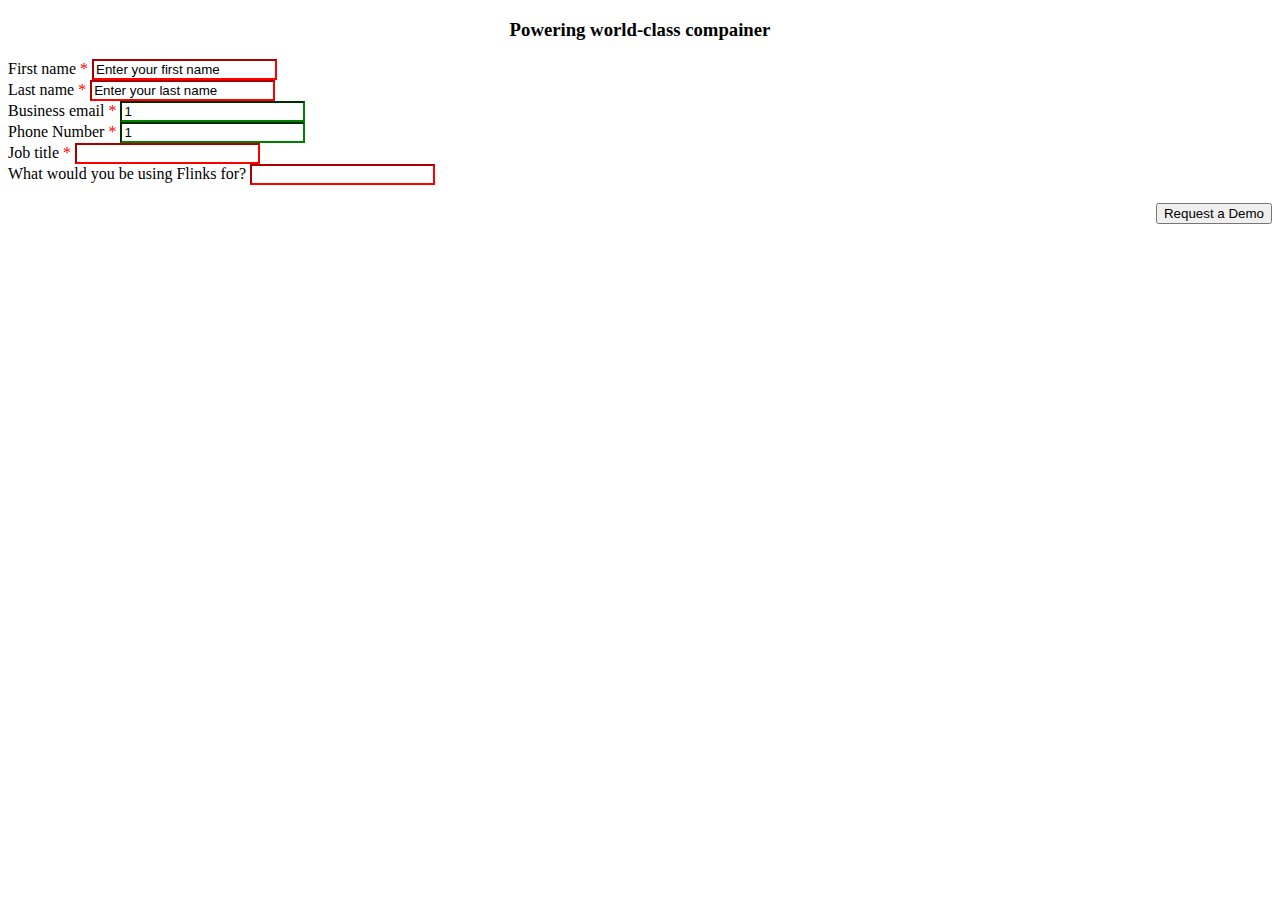
<file: baitap/index.html>
<!doctype html>
<html lang="en">
<head>
    <meta charset="utf-8">
    <meta name="viewport" content="width=device-width, initial-scale=1">
    <title>Bootstrap demo</title>
    <link href="https://cdn.jsdelivr.net/npm/bootstrap@5.2.0/dist/css/bootstrap.min.css" rel="stylesheet" integrity="sha384-gH2yIJqKdNHPEq0n4Mqa/HGKIhSkIHeL5AyhkYV8i59U5AR6csBvApHHNl/vI1Bx" crossorigin="anonymous">
</head>
<body>
<form class="row g-3">
    <div class="col-md-8" >
        <h3 style="text-align: center">Powering world-class compainer</h3>
    </div>
</form>

<form class="row g-3">
    <div class="col-md-4">
        <label for="validationDefault01" class="form-label">First name <span style="color: red">*</span></label>
        <input type="text" class="form-control" id="validationDefault01" value="Enter your first name" style="border-color: red">
    </div>
    <div class="col-md-4">
        <label for="validationDefault02" class="form-label">Last name <span style="color: red">*</span></label>
        <input type="text" class="form-control" id="validationDefault02" value="Enter your last name" style="border-color: red">
    </div>
</form>
<form class="row g-3">
    <div class="col-md-4">
        <label for="validationDefault01" class="form-label">Business email <span style="color: red">*</span></label>
        <input type="text" class="form-control" id="validationDefault01" value="1" style="border-color: green">
    </div>
    <div class="col-md-4">
        <label for="validationDefault02" class="form-label">Phone Number <span style="color: red">*</span></label>
        <input type="text" class="form-control" id="validationDefault02" value="1" style="border-color: green">
    </div>
</form>
<form class="row g-3">
    <div class="col-md-4">
        <label for="validationDefault01" class="form-label">Job title <span style="color: red">*</span></label>
        <input type="text" class="form-control" id="validationDefault01" value="" style="border-color: red">
    </div>
</form>
<div class="col-md-8">
    <label for="validationDefault03" class="form-label">What would you be using Flinks for?</label>
    <input type="text" class="form-control" id="validationDefault03" style="border-color: red">
</div>
</form>
<br>
<div class="col-md-8" >
    <button class="btn btn-primary me-md" type="button" style="float: right">Request a Demo</button>
</div>
<script src="https://cdn.jsdelivr.net/npm/bootstrap@5.2.0/dist/js/bootstrap.bundle.min.js" integrity="sha384-A3rJD856KowSb7dwlZdYEkO39Gagi7vIsF0jrRAoQmDKKtQBHUuLZ9AsSv4jD4Xa" crossorigin="anonymous"></script>
</body>
</html>
</file>
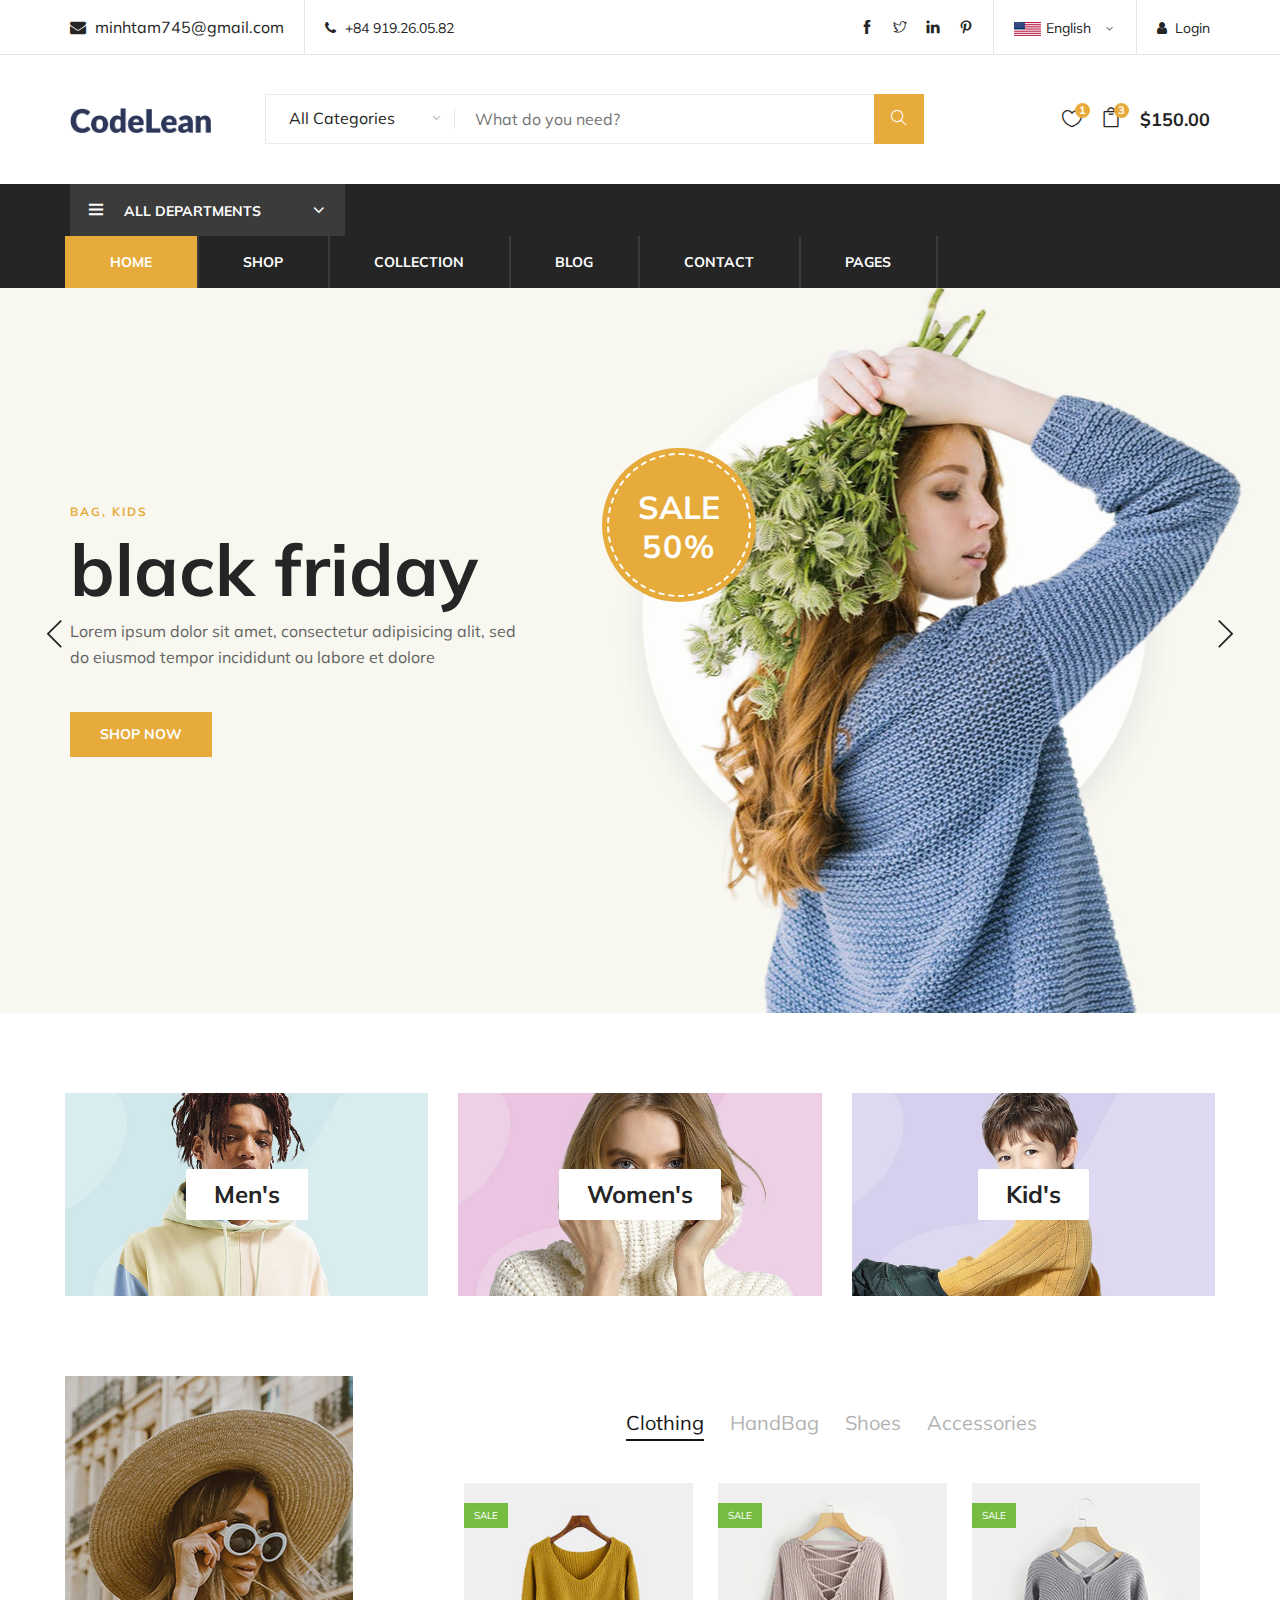
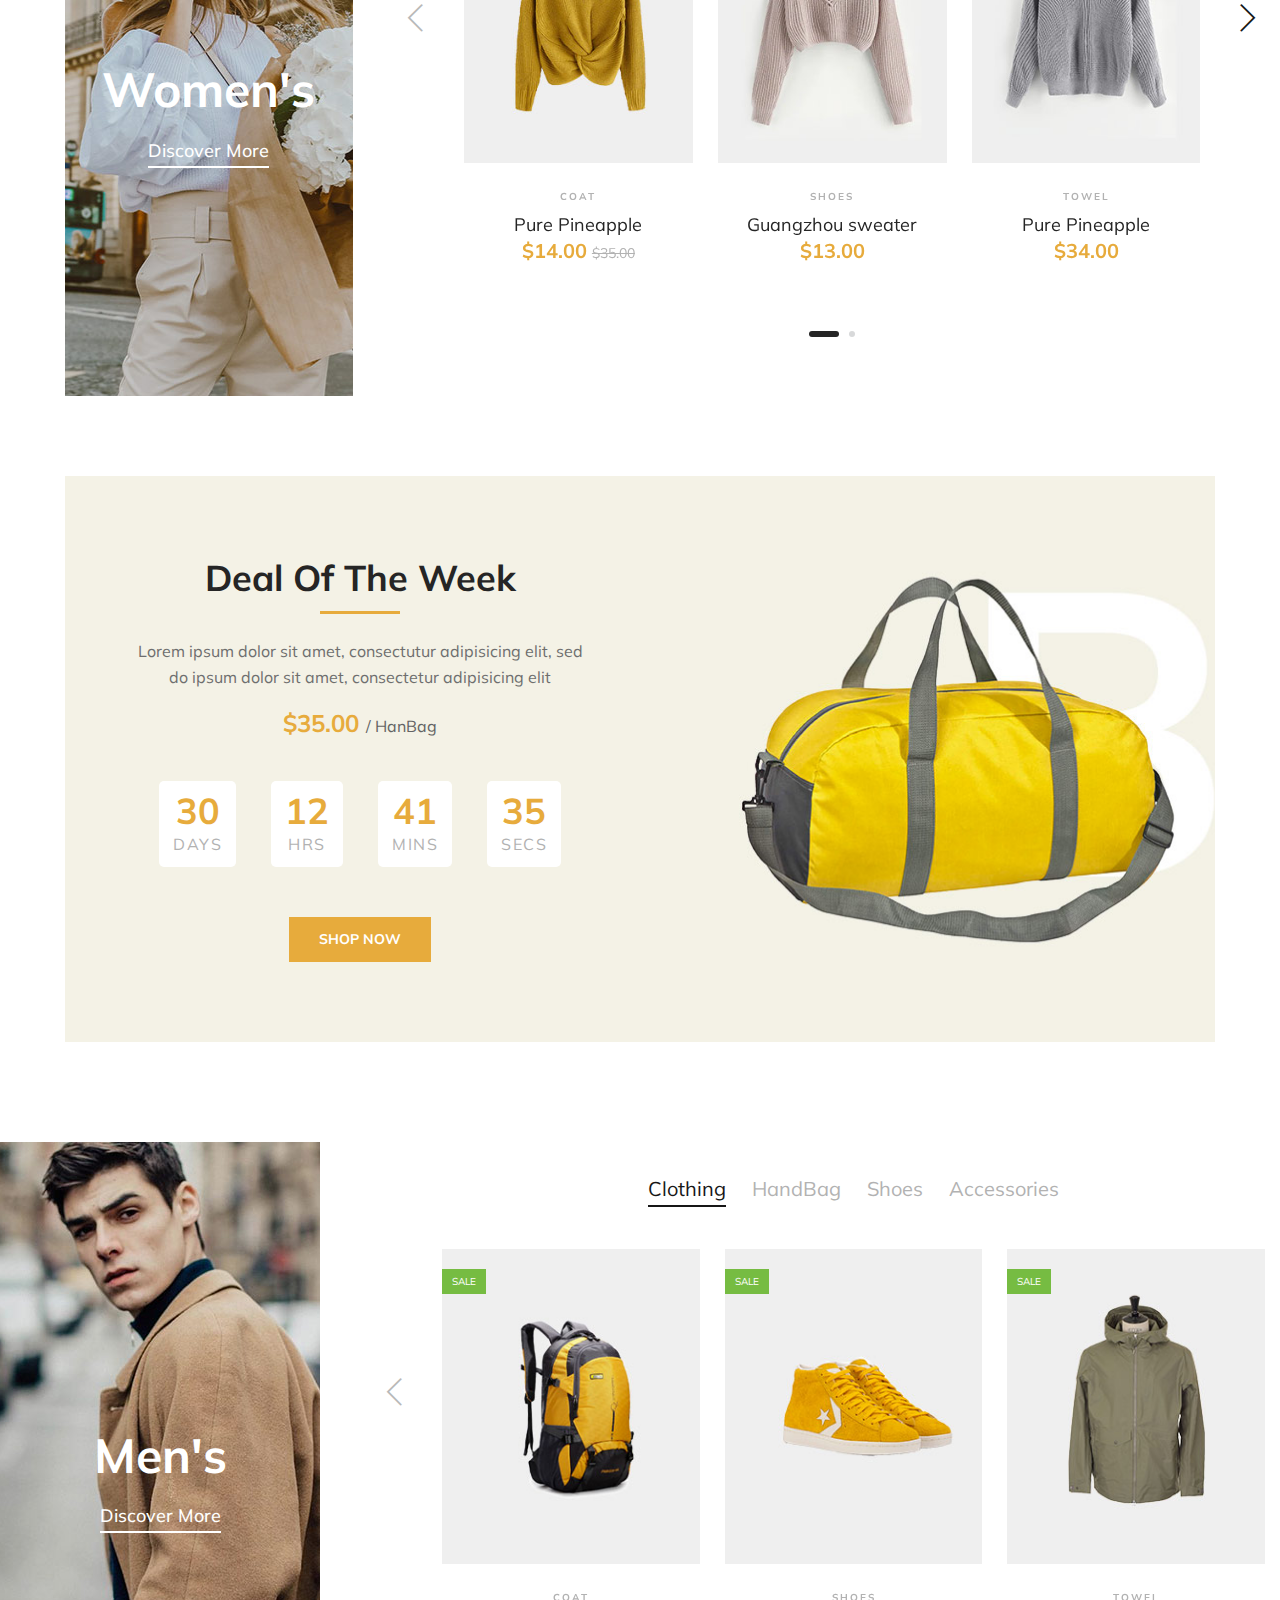
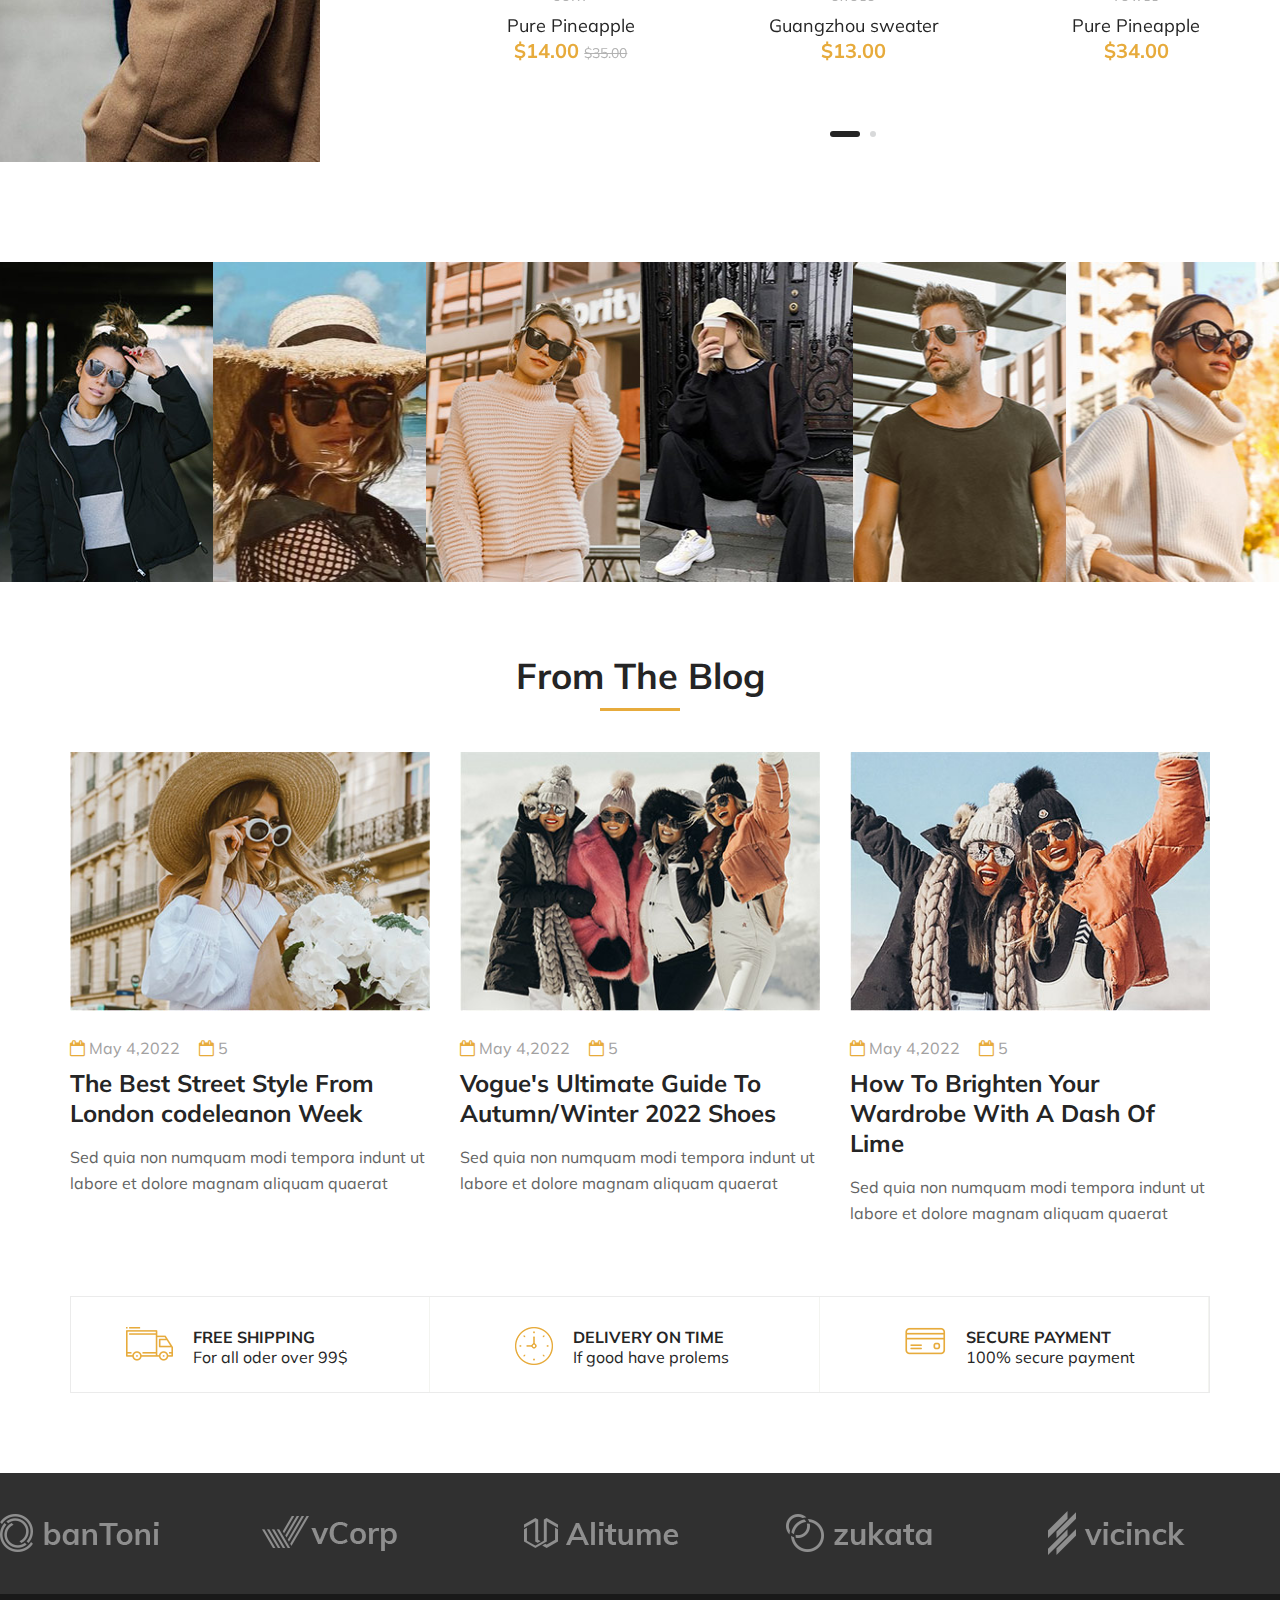
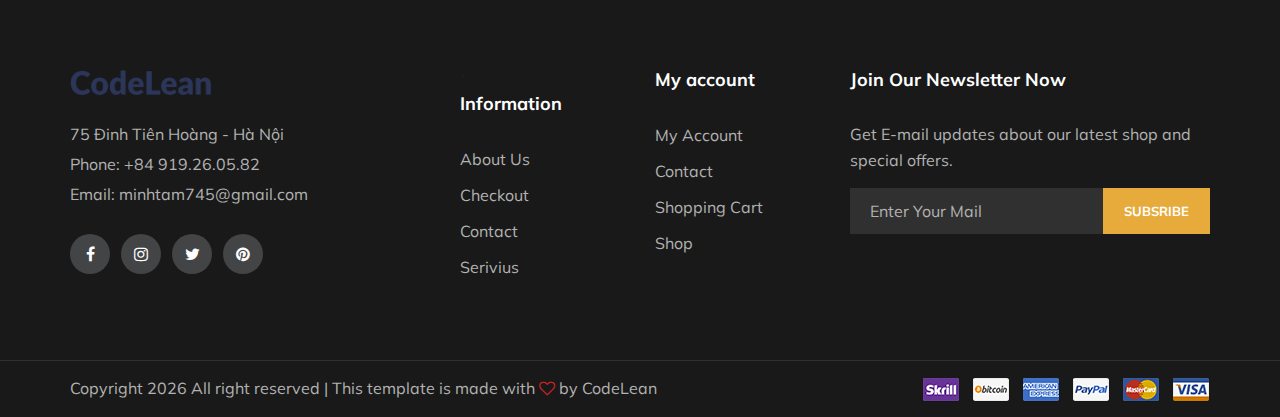
<file: begins/index.html>
<!DOCTYPE html>
<html lang="zxx">

<head>
    <meta charset="UTF-8">
    <meta name="description" content="codelean Template">
    <meta name="keywords" content="codelean, unica, creative, html">
    <meta name="viewport" content="width=device-width, initial-scale=1.0">
    <meta http-equiv="X-UA-Compatible" content="ie=edge">
    <title>CodeLean | Template</title>

    <!-- Google Font -->
    <link href="https://fonts.googleapis.com/css?family=Muli:300,400,500,600,700,800,900&display=swap" rel="stylesheet">

    <!-- Css Styles -->
    <link rel="stylesheet" href="css/bootstrap.min.css" type="text/css">
    <link rel="stylesheet" href="css/font-awesome.min.css" type="text/css">
    <link rel="stylesheet" href="css/themify-icons.css" type="text/css">
    <link rel="stylesheet" href="css/elegant-icons.css" type="text/css">
    <link rel="stylesheet" href="css/owl.carousel.min.css" type="text/css">
    <link rel="stylesheet" href="css/nice-select.css" type="text/css">
    <link rel="stylesheet" href="css/jquery-ui.min.css" type="text/css">
    <link rel="stylesheet" href="css/slicknav.min.css" type="text/css">
    <link rel="stylesheet" href="css/style.css" type="text/css">
</head>

<body>
    <!-- Start coding here -->
    <!--    Page preloder-->
    <div id = "preloder">
        <div class="loader"></div>
    </div>
    <!--Header Section Begin-->
    <header class="header-section">
        <div class="header-top">
            <div class="container">
                <div class="ht-left">
                    <div class="mail-service">
                        <i class="fa fa-envelope"></i>
                        minhtam745@gmail.com
                    </div>
                    <div class="phone-service">
                        <i class="fa fa-phone"></i>
                        +84 919.26.05.82
                    </div>
                </div>

                 <div class="ht-right">
                    <a href="login.html" class="login-panel"><i class="fa fa-user"></i>Login</a>
                    <div class="lan-selector">
                    <select class="language_drop"  name="countries" id="contries"style="width: 300px">
                        <option value='yt' data-image="img/flag-1.jpg" data-title="English">English</option>
                        <option value='yu' data-image="img/flag-2.jpg" data-title="Bangladesh">German</option>
                    </select>
                    </div>
                     <div class="top-social">
                         <a href="#"><i class="ti-facebook"></i></a>
                         <a href="#"><i class="ti-twitter"></i></a>
                         <a href="#"><i class="ti-linkedin"></i></a>
                         <a href="#"><i class="ti-pinterest"></i></a>
                     </div>
                 </div>
             </div>
        </div>

        <div class="container">
            <div class="inner-header">
                <div class="row">
                    <div class="col-lg-2 col-md-2">
                        <div class="logo">
                            <a href="index.html">
                                <img src="img/logo.png" height="25" alt="">
                            </a>
                        </div>
                    </div>
                    <div class="col-lg-7 col-md-7">
                        <div class="advanced-search">
                            <button type="button" class="category-btn">All Categories</button>
                            <div class="input-group">
                                <input type="text" placeholder="What do you need?">
                                <button type="button"><i class="ti-search"></i></button>
                            </div>
                        </div>
                    </div>
                    <div class="col-lg-3 col-md-3 text-right">
                        <ul class="nav-right">
                            <li class="heart-icon">
                                <a href="#">
                                    <i class="icon_heart_alt"></i>
                                    <span>1</span>
                                </a>
                            </li>
                            <li class="cart-icon">
                                <a href="#">
                                    <i class="icon_bag_alt"></i>
                                    <span>3</span>
                                </a>
                                <div class="cart-hover">
                                    <div class="select-items">
                                        <table>
                                            <tbody>
                                            <tr>
                                                <td class="si-pic"><img src="img/select-product-1.jpg" ></td>
                                                <td class="si-text">
                                                    <div class="product-selected">
                                                        <p>&60.00 x 1</p>
                                                        <h6>Kabino Bedside Table</h6>
                                                    </div>
                                                </td>
                                                <td class="si-close">
                                                    <i class="ti-close"></i>
                                                </td>
                                            </tr>
                                            <tr>
                                                <td class="si-pic"><img src="img/select-product-2.jpg" ></td>
                                                <td class="si-text">
                                                    <div class="product-selected">
                                                        <p>&60.00 x 1</p>
                                                        <h6>Kabino Bedside Table</h6>
                                                    </div>
                                                </td>
                                                <td class="si-close">
                                                    <i class="ti-close"></i>
                                                </td>
                                            </tr>
                                            </tbody>
                                        </table>
                                    </div>
                                    <div class="select-total">
                                        <span>total:</span>
                                        <h5>$120.00</h5>
                                    </div>
                                    <div class="select-button">
                                        <a href="shopping-cart.html" class="primary-btn view-card">VIEW CARD</a>
                                        <a href="check-out.html" class="primary-btn checkout-btn">CHECKOUT</a>
                                    </div>
                                </div>
                            </li>
                            <li CLASS="cart-price">$150.00</li>
                        </ul>    

                    </div>
                </div>
            </div>
        </div>

        <div class="nav-item" >
            <div class="container">
                <div class="nav-depart">
                    <div class="depart-btn">
                        <i class="ti-menu"></i>
                        <span>All departments</span>
                        <ul class="depart-hover">
                            <li><a href="#" class="active">Women's Clothing</a></li>
                            <li><a href="#">Men's Clothing</a></li>
                            <li><a href="#">Underswear</a></li>
                            <li><a href="#">Kid's Clothing</a></li>
                            <li><a href="#">Brand codeleamon</a></li>
                            <li><a href="#">Accessories/Shoes</a></li>
                            <li><a href="#">Luxury Brands</a></li>
                            <li><a href="#">Brand Outdoor Apperel</a></li>
                        </ul>
                    </div>
                </div>
                <nav class="nav-menu mobile-menu">
                    <ul>
                        <li class="active"><a href="index.html">Home</a></li>
                        <li><a href="shop.html">Shop</a></li>
                        <li><a href="">Collection</a>
                            <ul class="dropdown">
                                <li><a href="">Men's</a></li>
                                <li><a href="">Women's</a></li>
                                <li><a href="">Kid's</a></li>
                            </ul>
                        </li>
                        <li><a href="blog.html">Blog</a></li>
                        <li><a href="contact.html">Contact</a></li>
                        <li><a href="">Pages</a>
                            <ul class="dropdown">
                                <li><a href="blog-details.html">Blog Details</a></li>
                                <li><a href="shopping-cart.html">Shopping Cart</a></li>
                                <li><a href="check-out.html">Checkout</a></li>
                                <li><a href="faq.html">Fag</a></li>
                                <li><a href="register.html">Register</a></li>
                                <li><a href="login.html">Login</a></li>
                            </ul>
                        </li>
                    </ul>
                </nav>
                <div id="mobile-menu-wrap"></div>
            </div>
        </div>
    </header>
    <!--   Header Section End -->


    <!--    -->
    <!--    Hero Section Begin-->
    <section class="hero-section">
        <div class="hero-items owl-carousel">
            <div class="single-hero-items set-bg" data-setbg="img/hero-1.jpg">
                <div class="container">
                    <div class="row">
                        <div class="col-lg-5">
                            <span>Bag, Kids</span>
                            <h1>black friday</h1>
                            <p>Lorem ipsum dolor sit amet, consectetur adipisicing alit, sed do eiusmod tempor incididunt ou labore et dolore</p>
                            <a href="#" class="primary-btn">Shop Now</a>
                        </div>
                    </div>
                    <div class="off-card">
                        <h2>Sale <span>50%</span></h2>
                    </div>
                </div>
            </div>
            <div class="single-hero-items set-bg" data-setbg="img/hero-2.jpg">
                <div class="container">
                    <div class="row">
                        <div class="col-lg-5">
                            <span>Bag, Kids</span>
                            <h1>black friday</h1>
                            <p>Lorem ipsum dolor sit amet, consectetur adipisicing alit, sed do eiusmod tempor incididunt ou labore et dolore</p>
                            <a href="#" class="primary-btn">Shop Now</a>
                        </div>
                    </div>
                    <div class="off-card">
                        <h2>Sale <span>50%</span></h2>
                    </div>
                </div>
            </div>
        </div>
    </section>
    <!--    Hero Secsion End-->

    <!--    Banner Section Begin-->
    <div class="banner-section spad">
        <div class="container-fluid">
            <div class="row">
                <div class="col-lg-4">
                    <div class="single-banner">
                        <img src="img/banner-1.jpg" alt="">
                        <div class="inner-text">
                            <h4>Men's</h4>
                        </div>
                    </div>
                </div>
                <div class="col-lg-4">
                    <div class="single-banner">
                        <img src="img/banner-2.jpg" alt="">
                        <div class="inner-text">
                            <h4>Women's</h4>
                        </div>
                    </div>
                </div>
                <div class="col-lg-4">
                    <div class="single-banner">
                        <img src="img/banner-3.jpg" alt="">
                        <div class="inner-text">
                            <h4>Kid's</h4>
                        </div>
                    </div>
                </div>
            </div>
        </div>
    </div>
    <!--    Banner Section End-->

    <!--    Women Banner Section Begin-->
    <section class="women-banner spad">
        <div class="container-fluid">
            <div class="row">
                <div class="col-lg-3">
                    <div class="product-large set-bg" data-setbg="img/products/women-large.jpg">
                        <h2>Women's</h2>
                        <a href="#">Discover More</a>
                    </div>
                </div>
                <div class="col-lg-8 offset-lg-1">
                    <div class="filter-control">
                        <ul>
                            <li class="active">Clothing</li>
                            <li>HandBag</li>
                            <li>Shoes</li>
                            <li>Accessories</li>
                        </ul>
                    </div>
                    <div class="product-slider owl-carousel">
                        <div class="product-item">
                            <div class="pi-pic">
                                <img src="img/products/women-1.jpg" alt="">
                                <div class="sale">Sale </div>
                                <div class="icon">
                                    <i class="icon_heart_alt"></i>
                                </div>
                                <ul>
                                    <li class="w-icon active"><a href=""><i class="icon_bag_alt"></i></a></li>
                                    <li class="quick-view"><a href="product.html">+Quick View</a></li>
                                    <li class="w-icon"><a href=""><i class="fa fa-random"></i></a></li>
                                </ul>
                            </div>
                            <div class="pi-text">
                                <div class="catagory-name">Coat</div>
                                <a href="">
                                    <h5>Pure Pineapple</h5>
                                </a>
                                <div class="product-price">
                                    $14.00
                                    <span>$35.00</span>
                                </div>
                            </div>
                        </div>
                        <div class="product-item">
                            <div class="pi-pic">
                                <img src="img/products/women-2.jpg" alt="">
                                <div class="sale">Sale </div>
                                <div class="icon">
                                    <i class="icon_heart_alt"></i>
                                </div>
                                <ul>
                                    <li class="w-icon active"><a href=""><i class="icon_bag_alt"></i></a></li>
                                    <li class="quick-view"><a href="product.html">+Quick View</a></li>
                                    <li class="w-icon"><a href=""><i class="fa fa-random"></i></a></li>
                                </ul>
                            </div>
                            <div class="pi-text">
                                <div class="catagory-name">Shoes</div>
                                <a href="">
                                    <h5>Guangzhou sweater</h5>
                                </a>
                                <div class="product-price">
                                    $13.00
                                </div>
                            </div>
                        </div>
                        <div class="product-item">
                            <div class="pi-pic">
                                <img src="img/products/women-3.jpg" alt="">
                                <div class="sale">Sale </div>
                                <div class="icon">
                                    <i class="icon_heart_alt"></i>
                                </div>
                                <ul>
                                    <li class="w-icon active"><a href=""><i class="icon_bag_alt"></i></a></li>
                                    <li class="quick-view"><a href="product.html">+Quick View</a></li>
                                    <li class="w-icon"><a href=""><i class="fa fa-random"></i></a></li>
                                </ul>
                            </div>
                            <div class="pi-text">
                                <div class="catagory-name">Towel</div>
                                <a href="">
                                    <h5>Pure Pineapple</h5>
                                </a>
                                <div class="product-price">
                                    $34.00
                                </div>
                            </div>
                        </div>
                        <div class="product-item">
                            <div class="pi-pic">
                                <img src="img/products/women-4.jpg" alt="">
                                <div class="sale">Sale </div>
                                <div class="icon">
                                    <i class="icon_heart_alt"></i>
                                </div>
                                <ul>
                                    <li class="w-icon active"><a href=""><i class="icon_bag_alt"></i></a></li>
                                    <li class="quick-view"><a href="product.html">+Quick View</a></li>
                                    <li class="w-icon"><a href=""><i class="fa fa-random"></i></a></li>
                                </ul>
                            </div>
                            <div class="pi-text">
                                <div class="catagory-name">Towel</div>
                                <a href="">
                                    <h5>Converse Shoes</h5>
                                </a>
                                <div class="product-price">
                                    $34.00
                                </div>
                            </div>
                        </div>
                    </div>
                </div>
            </div>
        </div>
    </section>
    <!--    Women Banner Section End-->

    <!--    Deal Of The Week Section Begin-->
    <section class="deal-of-week set-bg spad" data-setbg="img/time-bg.jpg">
        <div class="container">
            <div class="col-lg-6 text-center">
                <div class="section-title">
                    <h2>Deal Of The Week</h2>
                    <p>Lorem ipsum dolor sit amet, consectutur adipisicing elit, sed <br /> do ipsum dolor sit amet, consectetur adipisicing elit</p>
                    <div class="product-price">
                        $35.00
                        <span>/ HanBag</span>
                    </div>
                </div>
                <div class="countdown-timer" id="countdown">
                    <div class="cd-item">
                        <span>56</span>
                        <p>Days</p>
                    </div>
                    <div class="cd-item">
                        <span>12</span>
                        <p>Hrs</p>
                    </div>
                    <div class="cd-item">
                        <span>40</span>
                        <p>Mins</p>
                    </div>
                    <div class="cd-item">
                        <span>52</span>
                        <p>Mins</p>
                    </div>
                </div>
                <a href="" class="primary-btn">Shop Now</a>
            </div>
        </div>
    </section>
    <!--    Deal Of The Week Section End-->

    <!--    Men Banner Section Begin-->
    <section class="men-banner spad">
        <div class="container-fluid">
            <div class="row">
                <div class="col-lg-3">
                    <div class="product-large set-bg" data-setbg="img/products/man-large.jpg">
                        <h2>Men's</h2>
                        <a href="#">Discover More</a>
                    </div>
                </div>
                <div class="col-lg-8 offset-lg-1">
                    <div class="filter-control">
                        <ul>
                            <li class="active">Clothing</li>
                            <li>HandBag</li>
                            <li>Shoes</li>
                            <li>Accessories</li>
                        </ul>
                    </div>
                    <div class="product-slider owl-carousel">
                        <div class="product-item">
                            <div class="pi-pic">
                                <img src="img/products/man-1.jpg" alt="">
                                <div class="sale">Sale </div>
                                <div class="icon">
                                    <i class="icon_heart_alt"></i>
                                </div>
                                <ul>
                                    <li class="w-icon active"><a href=""><i class="icon_bag_alt"></i></a></li>
                                    <li class="quick-view"><a href="product.html">+Quick View</a></li>
                                    <li class="w-icon"><a href=""><i class="fa fa-random"></i></a></li>
                                </ul>
                            </div>
                            <div class="pi-text">
                                <div class="catagory-name">Coat</div>
                                <a href="">
                                    <h5>Pure Pineapple</h5>
                                </a>
                                <div class="product-price">
                                    $14.00
                                    <span>$35.00</span>
                                </div>
                            </div>
                        </div>
                        <div class="product-item">
                            <div class="pi-pic">
                                <img src="img/products/man-2.jpg" alt="">
                                <div class="sale">Sale </div>
                                <div class="icon">
                                    <i class="icon_heart_alt"></i>
                                </div>
                                <ul>
                                    <li class="w-icon active"><a href=""><i class="icon_bag_alt"></i></a></li>
                                    <li class="quick-view"><a href="product.html">+Quick View</a></li>
                                    <li class="w-icon"><a href=""><i class="fa fa-random"></i></a></li>
                                </ul>
                            </div>
                            <div class="pi-text">
                                <div class="catagory-name">Shoes</div>
                                <a href="">
                                    <h5>Guangzhou sweater</h5>
                                </a>
                                <div class="product-price">
                                    $13.00
                                </div>
                            </div>
                        </div>
                        <div class="product-item">
                            <div class="pi-pic">
                                <img src="img/products/man-3.jpg" alt="">
                                <div class="sale">Sale </div>
                                <div class="icon">
                                    <i class="icon_heart_alt"></i>
                                </div>
                                <ul>
                                    <li class="w-icon active"><a href=""><i class="icon_bag_alt"></i></a></li>
                                    <li class="quick-view"><a href="product.html">+Quick View</a></li>
                                    <li class="w-icon"><a href=""><i class="fa fa-random"></i></a></li>
                                </ul>
                            </div>
                            <div class="pi-text">
                                <div class="catagory-name">Towel</div>
                                <a href="">
                                    <h5>Pure Pineapple</h5>
                                </a>
                                <div class="product-price">
                                    $34.00
                                </div>
                            </div>
                        </div>
                        <div class="product-item">
                            <div class="pi-pic">
                                <img src="img/products/man-4.jpg" alt="">
                                <div class="sale">Sale </div>
                                <div class="icon">
                                    <i class="icon_heart_alt"></i>
                                </div>
                                <ul>
                                    <li class="w-icon active"><a href=""><i class="icon_bag_alt"></i></a></li>
                                    <li class="quick-view"><a href="product.html">+Quick View</a></li>
                                    <li class="w-icon"><a href=""><i class="fa fa-random"></i></a></li>
                                </ul>
                            </div>
                            <div class="pi-text">
                                <div class="catagory-name">Towel</div>
                                <a href="">
                                    <h5>Converse Shoes</h5>
                                </a>
                                <div class="product-price">
                                    $34.00
                                </div>
                            </div>
                        </div>
                    </div>
                </div>
            </div>
        </div>
    </section>
    <!--    Men Banner Section End-->

    <!--    Instagram Section Begin-->
    <div class="instagram-photo">
        <div class="insta-item set-bg" data-setbg="img/insta-1.jpg">
            <div class="inside-text">
                <i class="ti-instagram"></i>
                <h5><a href="#">Codelean_Collection</a></h5>
            </div>
        </div>
        <div class="insta-item set-bg" data-setbg="img/insta-2.jpg">
            <div class="inside-text">
                <i class="ti-instagram"></i>
                <h5><a href="#">Codelean_Collection</a></h5>
            </div>
        </div>
        <div class="insta-item set-bg" data-setbg="img/insta-3.jpg">
            <div class="inside-text">
                <i class="ti-instagram"></i>
                <h5><a href="#">Codelean_Collection</a></h5>
            </div>
        </div>
        <div class="insta-item set-bg" data-setbg="img/insta-4.jpg">
            <div class="inside-text">
                <i class="ti-instagram"></i>
                <h5><a href="#">Codelean_Collection</a></h5>
            </div>
        </div>
        <div class="insta-item set-bg" data-setbg="img/insta-5.jpg">
            <div class="inside-text">
                <i class="ti-instagram"></i>
                <h5><a href="#">Codelean_Collection</a></h5>
            </div>
        </div>
        <div class="insta-item set-bg" data-setbg="img/insta-6.jpg">
            <div class="inside-text">
                <i class="ti-instagram"></i>
                <h5><a href="#">Codelean_Collection</a></h5>
            </div>
        </div>
    </div>
    <!--    Instagram Section End-->

    <!--    Latest Blog Section Begin-->
    <section class="latest-blog spad">
        <div class="container">
            <div class="row">
                <div class="col-lg-12">
                    <div class="section-title">
                        <h2>From The Blog</h2>
                    </div>
                </div>
            </div>
            <div class="row">
                <div class="col-lg-4 col-md-6">
                    <div class="single-latest-blog">
                        <img src="img/latest-1.jpg" alt="">
                        <div class="latest-text">
                            <div class="tag-list">
                                <div class="tag-item">
                                    <i class="fa fa-calendar-o"></i>
                                    May 4,2022
                                </div>
                                <div class="tag-item">
                                    <i class="fa fa-calendar-o"></i>
                                    5
                                </div>
                            </div>
                            <a href="">
                                <h4>The Best Street Style From London codeleanon Week</h4>
                            </a>
                            <p>Sed quia non numquam modi tempora indunt ut labore et dolore magnam aliquam quaerat</p>
                        </div>
                    </div>
                </div>
                <div class="col-lg-4 col-md-6">
                    <div class="single-latest-blog">
                        <img src="img/latest-2.jpg" alt="">
                        <div class="latest-text">
                            <div class="tag-list">
                                <div class="tag-item">
                                    <i class="fa fa-calendar-o"></i>
                                    May 4,2022
                                </div>
                                <div class="tag-item">
                                    <i class="fa fa-calendar-o"></i>
                                    5
                                </div>
                            </div>
                            <a href="">
                                <h4>Vogue's Ultimate Guide To Autumn/Winter 2022 Shoes</h4>
                            </a>
                            <p>Sed quia non numquam modi tempora indunt ut labore et dolore magnam aliquam quaerat</p>
                        </div>
                    </div>
                </div>
                <div class="col-lg-4 col-md-6">
                    <div class="single-latest-blog">
                        <img src="img/latest-3.jpg" alt="">
                        <div class="latest-text">
                            <div class="tag-list">
                                <div class="tag-item">
                                    <i class="fa fa-calendar-o"></i>
                                    May 4,2022
                                </div>
                                <div class="tag-item">
                                    <i class="fa fa-calendar-o"></i>
                                    5
                                </div>
                            </div>
                            <a href="">
                                <h4>How To Brighten Your Wardrobe With A Dash Of Lime</h4>
                            </a>
                            <p>Sed quia non numquam modi tempora indunt ut labore et dolore magnam aliquam quaerat</p>
                        </div>
                    </div>
                </div>
            </div>
            <div class="benefit-items">
                <div class="row">
                    <div class="col-lg-4">
                        <div class="single-benefit">
                            <div class="sb-icon">
                                <img src="img/icon-1.png" alt="">
                            </div>
                            <div class="sb-text">
                                <h6>Free Shipping</h6>
                                <p>For all oder over 99$</p>
                            </div>
                        </div>
                    </div>
                    <div class="col-lg-4">
                        <div class="single-benefit">
                            <div class="sb-icon">
                                <img src="img/icon-2.png" alt="">
                            </div>
                            <div class="sb-text">
                                <h6>Delivery on time</h6>
                                <p>If good have prolems</p>
                            </div>
                        </div>
                    </div>
                    <div class="col-lg-4">
                        <div class="single-benefit">
                            <div class="sb-icon">
                                <img src="img/icon-3.png" alt="">
                            </div>
                            <div class="sb-text">
                                <h6>Secure payment</h6>
                                <p>100% secure payment</p>
                            </div>
                        </div>
                    </div>
                </div>
            </div>
        </div>
    </section>
    <!--    Lastest Blog Section End-->

    <!--    Partner Logo Section Begin-->
    <div class="partner-logo">
        <div class="logo-carousel owl-carousel">
            <div class="logo-item">
                <div class="tablecell-inner">
                    <img src="img/logo-carousel/logo-1.png">
                </div>
            </div>
            <div class="logo-item">
                <div class="tablecell-inner">
                    <img src="img/logo-carousel/logo-2.png">
                </div>
            </div>
            <div class="logo-item">
                <div class="tablecell-inner">
                    <img src="img/logo-carousel/logo-3.png">
                </div>
            </div>
            <div class="logo-item">
                <div class="tablecell-inner">
                    <img src="img/logo-carousel/logo-4.png">
                </div>
            </div>
            <div class="logo-item">
                <div class="tablecell-inner">
                    <img src="img/logo-carousel/logo-5.png">
                </div>
            </div>
        </div>
    </div>
    <!--    Partner Logo Section End-->
    <!--    Footer Section Begin-->
    <footer class="footer-section">
        <div class="container">
            <div class="row">
                <div class="col-lg-3">
                    <div class="footer-left">
                        <div class="footer-logo">
                            <a href="index.html">
                                <img src="img/footer-logo.png" height="25" alt="">
                            </a>
                        </div>
                        <ul>
                            <li>75 Đinh Tiên Hoàng - Hà Nội</li>
                            <li>Phone: +84 919.26.05.82</li>
                            <li>Email: minhtam745@gmail.com</li>
                        </ul>
                        <div class="footer-social">
                            <a href="#"><i class="fa fa-facebook"></i></a>
                            <a href="#"><i class="fa fa-instagram"></i></a>
                            <a href="#"><i class="fa fa-twitter"></i></a>
                            <a href="#"><i class="fa fa-pinterest"></i></a>
                        </div>
                    </div>
                </div>
                <div class="col-lg-2 offset-lg-1">`
                    <div class="footer-widget">
                        <h5>Information</h5>
                        <ul>
                            <li><a href="">About Us</a></li>
                            <li><a href="">Checkout</a></li>
                            <li><a href="">Contact</a></li>
                            <li><a href="">Serivius</a></li>
                        </ul>
                    </div>
                </div>
                <div class="col-lg-2">
                    <div class="footer-widget">
                        <h5>My account</h5>
                        <ul>
                            <li><a href="">My Account</a></li>
                            <li><a href="">Contact</a></li>
                            <li><a href="">Shopping Cart</a></li>
                            <li><a href="">Shop</a></li>
                        </ul>
                    </div>
                </div>
                <div class="col-lg-4">
                    <div class="newslatter-item">
                        <h5>Join Our Newsletter Now</h5>
                        <p>Get E-mail updates about our latest shop and special offers.</p>
                        <form action="#" class="subscribe-form">
                            <input type="text" placeholder="Enter Your Mail">
                            <button type="button">Subsribe</button>
                        </form>
                    </div>
                </div>
            </div>
        </div>
        <div class="copyright-reserved">
            <div class="container">
                <div class="row">
                    <div class="col-lg-12">
                        <div class="copyright-text">
                            Copyright <script>document.write(new Date().getFullYear());</script> All right reserved | This template is made with <i class="fa fa-heart-o" aria-hidden="true"></i> by
                            <a href="http://CodeLean.vn" target="_blank">CodeLean</a>
                        </div>
                        <div class="payment-pic">
                            <img src="img/payment-method.png" alt="">
                        </div>
                    </div>
                </div>
            </div>
        </div>
    </footer>
    <!--    Footer Section End-->
    <!-- Js Plugins -->
    <script src="js/jquery-3.3.1.min.js"></script>
    <script src="js/bootstrap.min.js"></script>
    <script src="js/jquery-ui.min.js"></script>
    <script src="js/jquery.countdown.min.js"></script>
    <script src="js/jquery.nice-select.min.js"></script>
    <script src="js/jquery.zoom.min.js"></script>
    <script src="js/jquery.dd.min.js"></script>
    <script src="js/jquery.slicknav.js"></script>
    <script src="js/owl.carousel.min.js"></script>
    <script src="js/main.js"></script>
</body>

</html>
</file>
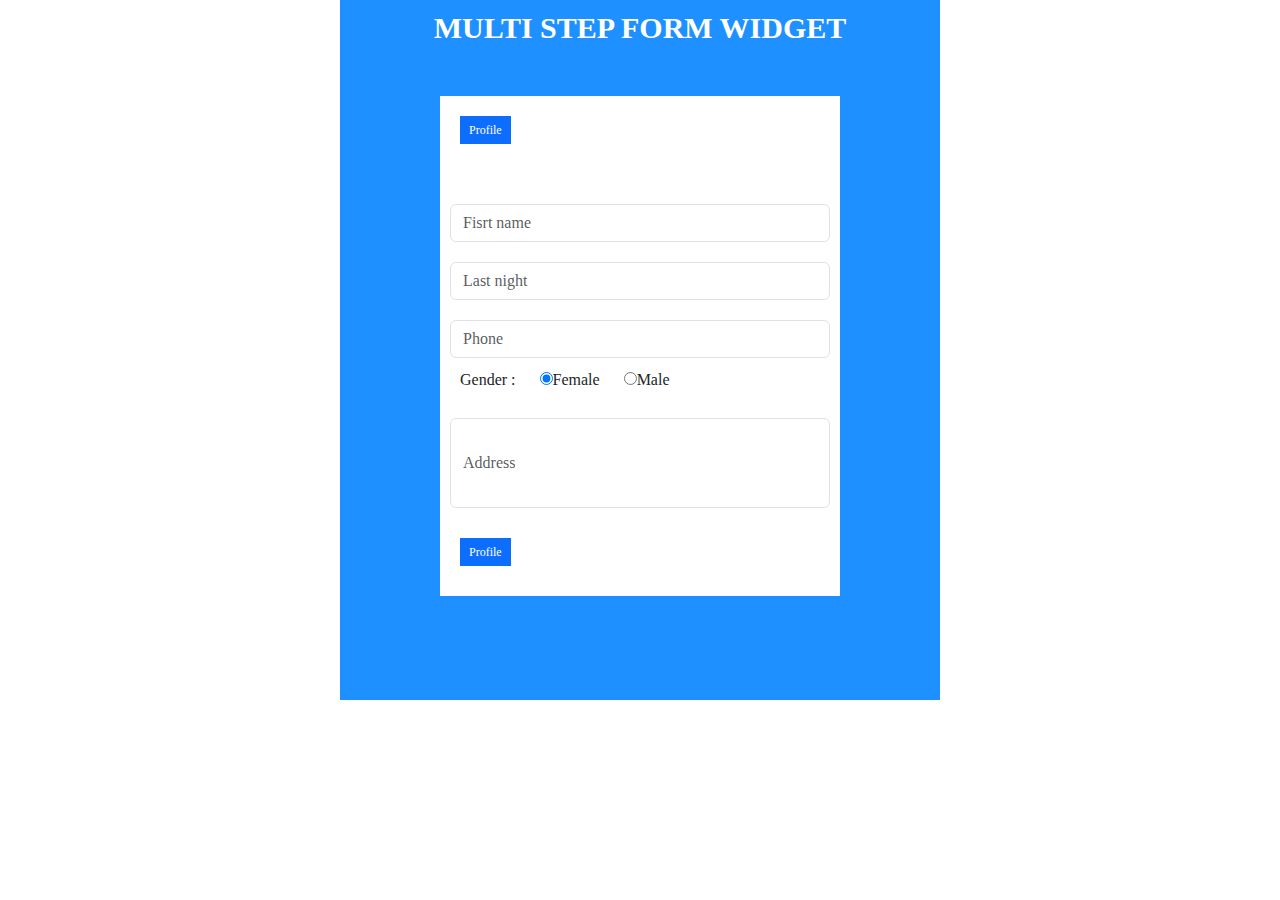
<file: form submit/index.html>
<!DOCTYPE html>
<html lang="en">
<head>
    <meta charset="UTF-8">
    <title>My Exam</title>
    <link rel="stylesheet" href="style.css">
    <meta charset="utf-8">
    <meta name="viewport" content="width=device-width, initial-scale=1">
    <link href="https://cdn.jsdelivr.net/npm/bootstrap@5.1.3/dist/css/bootstrap.min.css" rel="stylesheet">
    <script src="https://cdn.jsdelivr.net/npm/bootstrap@5.1.3/dist/js/bootstrap.bundle.min.js"></script>
</head>
<body>
<div id="main">
    <h2>MULTI STEP FORM WIDGET</h2>
    <div id="content">
        <button type="button" class="btn btn-primary"
                style="--bs-btn-padding-y: .25rem; --bs-btn-padding-x: .5rem; --bs-btn-font-size: .75rem;">
            Profile
        </button>
        <div class="col col-full">
            <div class="form1">
            <input type="text" name="" placeholder="Fisrt name"required id="" class="form-control">
            </div>
        </div>

        <div class="col col-full">
            <input type="text" name="" placeholder="Last night"required id="" class="form-control">
        </div>

        <div class="col col-full">
            <input type="text" name="" placeholder="Phone"required id="" class="form-control">
        </div>

        <form action="https://www.example.com/profile.php">
            <p>Gender :
                <input type="radio" name="genre" value="rock" checked="checked"/>Female
                <input type="radio" name="genre" value="pop"/>Male
            </p>
        </form>
        <div class="col col-full ">
            <div class="colum1">
            <input type="text" name="" placeholder="Address"required id="" class="form-control">
            </div>
        </div>
        <button type="button" class="btn btn-primary"
                style="--bs-btn-padding-y: .25rem; --bs-btn-padding-x: .5rem; --bs-btn-font-size: .75rem;">
            Profile
        </button>
    </div>
</div>

</body>
</html>
</file>
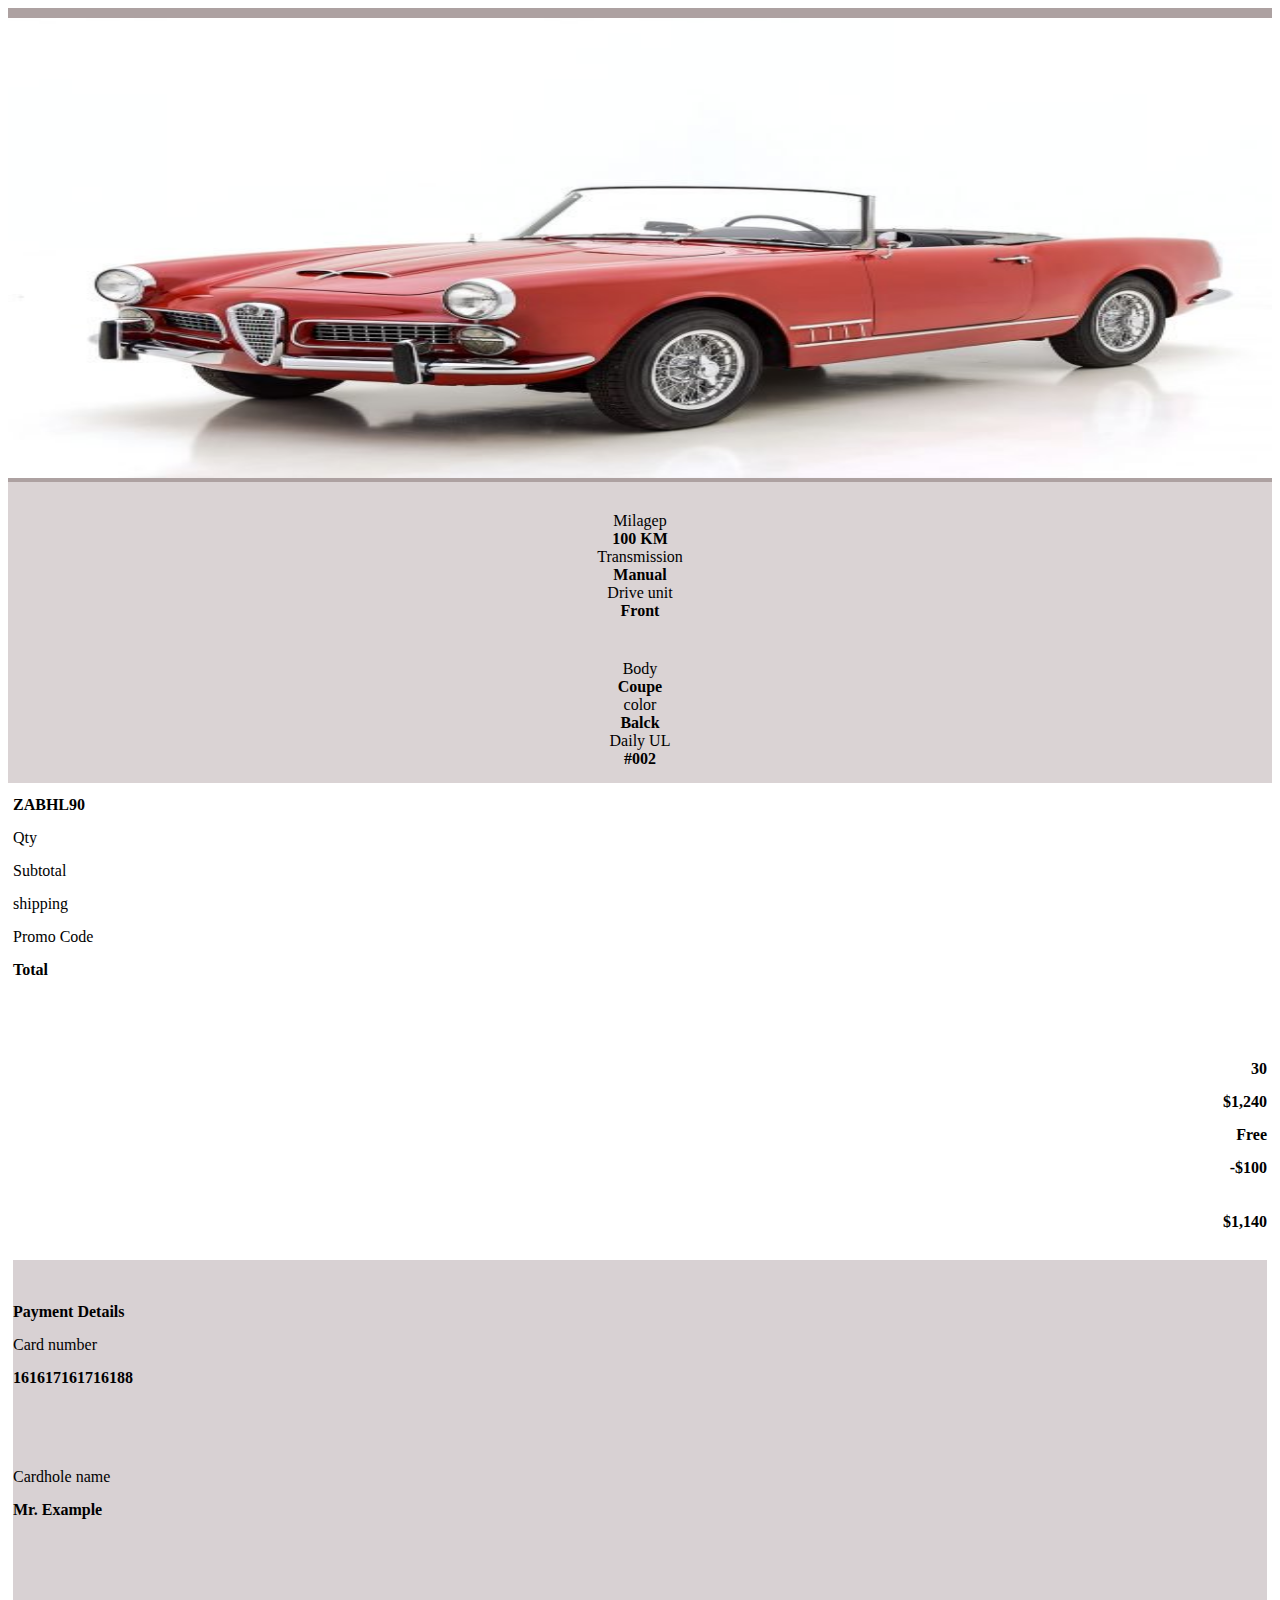
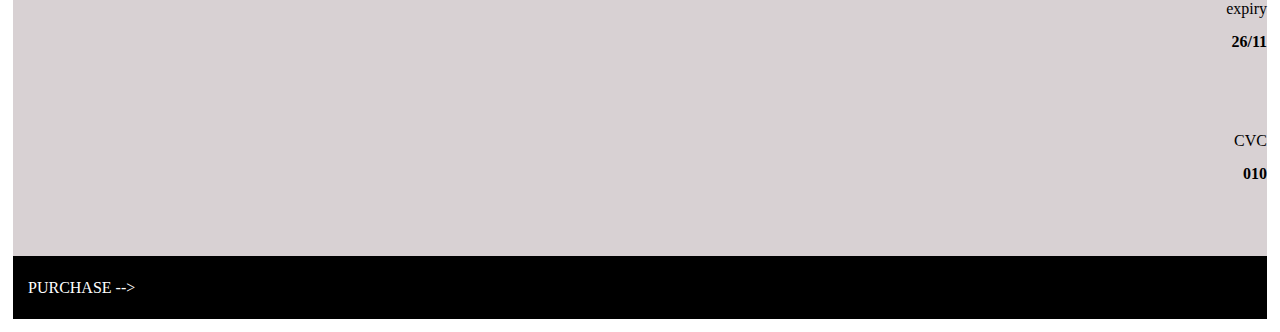
<file: xeoto/index.html>
<!DOCTYPE html>
<html lang="en">
<head>
    <meta charset="UTF-8">
    <title>Title</title>
    <link href="https://cdn.jsdelivr.net/npm/bootstrap@5.2.0/dist/css/bootstrap.min.css" rel="stylesheet" integrity="sha384-gH2yIJqKdNHPEq0n4Mqa/HGKIhSkIHeL5AyhkYV8i59U5AR6csBvApHHNl/vI1Bx" crossorigin="anonymous">

</head>
<body>
<div class="container text-center">
    <div class="row justify-content-start" style="background: #ada1a1; padding-top: 10px;">
        <div class="col-8 image">
            <div>
                <img src="image/oFDjIvN.jfif" alt="" style=" width: 100%; height: 460px;">
                
            </div>
            <div style="background-color: rgb(218,211,212)">
                <div class="row align-items-end" style="padding-top: 30px;">
                    <div class="col" style="text-align: center">
                        Milagep <br>
                        <b>100 KM</b>
                    </div>
                    <div class="col" style="text-align: center">
                        Transmission <br>
                        <b>Manual</b>
                    </div>
                    <div class="col" style="text-align: center">
                        Drive unit <br>
                        <b>Front</b>
                    </div>
                </div>

                <div class="row align-items-end" style="margin-top: 40px;padding-bottom: 15px;" >
                    <div class="col" style="text-align: center">
                        Body <br>
                        <b>Coupe</b>
                    </div>
                    <div class="col" style="text-align: center">
                        color <br>
                        <b>Balck</b>
                    </div>
                    <div class="col" style="text-align: center">
                        Daily UL <br>
                        <b>#002</b>
                    </div>
                </div>

            </div>
        </div>
        <div class="col-4 right" style="line-height: 33px;">
            <div style=" background: white;padding: 5px; ">
                <div class="container text-center" >
                    <div class="row justify-content-start" >
                        <div class="row" style="text-align: left" >
                            <b>ZABHL90</b>
                        </div>
                        <div class="col-8" style="text-align: left">
                            Qty <br>
                            Subtotal <br>
                            shipping <br>
                            Promo Code <br>
                            <b>Total</b><br>
                            <br><br/>
                        </div>
                        <div class="col-4" style="text-align: right;">
                            <b>30</b><br>
                            <b>$1,240</b><br>
                            <b>Free</b><br>
                            <b>-$100</b><br>
                            <h4><b>$1,140</b></h4>

                        </div>
                    </div>
            </div>
            <div>
                <div class="container text-center">
                    <div class="row justify-content-start" style="background-color: #d8d1d3">
                        <div class="row" style="text-align: left; padding-top: 35px;" >

                            <b>Payment Details</b>
                        </div>
                        <div class="col-8" style="text-align: left">
                            Card number <br>
                            <b>161617161716188</b> <br>
                            <br><br/>
                            Cardhole name <br>
                            <b>Mr. Example</b> <br>
                            <br><br/>
                        </div>
                        <div class="col-4" style="text-align: right;padding-left: 82px;">
                            expiry<br>
                            <b>26/11</b><br>
                            <br><br/>
                            CVC <br>
                            <b>010</b> <br>
                            <br><br/>
                        </div>
                    </div>
                </div>
            </div>
                <div style="background: black;color: white;padding: 15px;">PURCHASE --></div>
        </div>
    </div>

</div>
<script src="https://cdn.jsdelivr.net/npm/bootstrap@5.2.0/dist/js/bootstrap.bundle.min.js" integrity="sha384-A3rJD856KowSb7dwlZdYEkO39Gagi7vIsF0jrRAoQmDKKtQBHUuLZ9AsSv4jD4Xa" crossorigin="anonymous"></script>
</body>
</html>
</file>
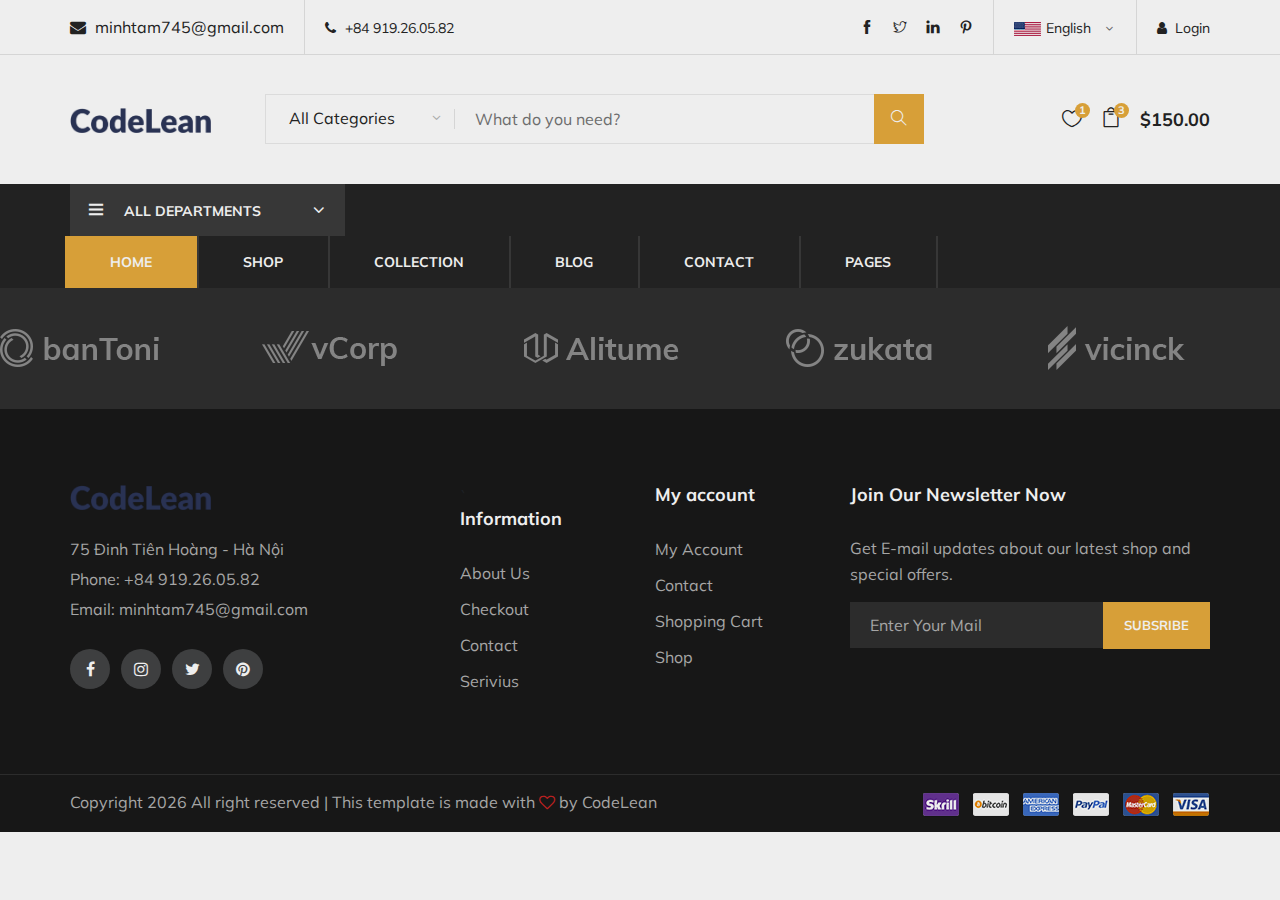
<file: begins/blog-details.html>
<!DOCTYPE html>
<html lang="zxx">

<head>
    <meta charset="UTF-8">
    <meta name="description" content="codelean Template">
    <meta name="keywords" content="codelean, unica, creative, html">
    <meta name="viewport" content="width=device-width, initial-scale=1.0">
    <meta http-equiv="X-UA-Compatible" content="ie=edge">
    <title>CodeLean | Template</title>

    <!-- Google Font -->
    <link href="https://fonts.googleapis.com/css?family=Muli:300,400,500,600,700,800,900&display=swap" rel="stylesheet">

    <!-- Css Styles -->
    <link rel="stylesheet" href="css/bootstrap.min.css" type="text/css">
    <link rel="stylesheet" href="css/font-awesome.min.css" type="text/css">
    <link rel="stylesheet" href="css/themify-icons.css" type="text/css">
    <link rel="stylesheet" href="css/elegant-icons.css" type="text/css">
    <link rel="stylesheet" href="css/owl.carousel.min.css" type="text/css">
    <link rel="stylesheet" href="css/nice-select.css" type="text/css">
    <link rel="stylesheet" href="css/jquery-ui.min.css" type="text/css">
    <link rel="stylesheet" href="css/slicknav.min.css" type="text/css">
    <link rel="stylesheet" href="css/style.css" type="text/css">
</head>

<body>
    <!-- Start coding here -->

    <!--    Page preloder-->
    <div id = "preloder">
        <div class="loader"></div>
    </div>
    <!--Header Section Begin-->
    <header class="header-section">
        <div class="header-top">
            <div class="container">
                <div class="ht-left">
                    <div class="mail-service">
                        <i class="fa fa-envelope"></i>
                        minhtam745@gmail.com
                    </div>
                    <div class="phone-service">
                        <i class="fa fa-phone"></i>
                        +84 919.26.05.82
                    </div>
                </div>

                <div class="ht-right">
                    <a href="login.html" class="login-panel"><i class="fa fa-user"></i>Login</a>
                    <div class="lan-selector">
                        <select class="language_drop"  name="countries" id="contries"style="width: 300px">
                            <option value='yt' data-image="img/flag-1.jpg" data-title="English">English</option>
                            <option value='yu' data-image="img/flag-2.jpg" data-title="Bangladesh">German</option>
                        </select>
                    </div>
                    <div class="top-social">
                        <a href="#"><i class="ti-facebook"></i></a>
                        <a href="#"><i class="ti-twitter"></i></a>
                        <a href="#"><i class="ti-linkedin"></i></a>
                        <a href="#"><i class="ti-pinterest"></i></a>
                    </div>
                </div>
            </div>
        </div>

        <div class="container">
            <div class="inner-header">
                <div class="row">
                    <div class="col-lg-2 col-md-2">
                        <div class="logo">
                            <a href="index.html">
                                <img src="img/logo.png" height="25" alt="">
                            </a>
                        </div>
                    </div>
                    <div class="col-lg-7 col-md-7">
                        <div class="advanced-search">
                            <button type="button" class="category-btn">All Categories</button>
                            <div class="input-group">
                                <input type="text" placeholder="What do you need?">
                                <button type="button"><i class="ti-search"></i></button>
                            </div>
                        </div>
                    </div>
                    <div class="col-lg-3 col-md-3 text-right">
                        <ul class="nav-right">
                            <li class="heart-icon">
                                <a href="#">
                                    <i class="icon_heart_alt"></i>
                                    <span>1</span>
                                </a>
                            </li>
                            <li class="cart-icon">
                                <a href="#">
                                    <i class="icon_bag_alt"></i>
                                    <span>3</span>
                                </a>
                                <div class="cart-hover">
                                    <div class="select-items">
                                        <table>
                                            <tbody>
                                            <tr>
                                                <td class="si-pic"><img src="img/select-product-1.jpg" ></td>
                                                <td class="si-text">
                                                    <div class="product-selected">
                                                        <p>&60.00 x 1</p>
                                                        <h6>Kabino Bedside Table</h6>
                                                    </div>
                                                </td>
                                                <td class="si-close">
                                                    <i class="ti-close"></i>
                                                </td>
                                            </tr>
                                            <tr>
                                                <td class="si-pic"><img src="img/select-product-2.jpg" ></td>
                                                <td class="si-text">
                                                    <div class="product-selected">
                                                        <p>&60.00 x 1</p>
                                                        <h6>Kabino Bedside Table</h6>
                                                    </div>
                                                </td>
                                                <td class="si-close">
                                                    <i class="ti-close"></i>
                                                </td>
                                            </tr>
                                            </tbody>
                                        </table>
                                    </div>
                                    <div class="select-total">
                                        <span>total:</span>
                                        <h5>$120.00</h5>
                                    </div>
                                    <div class="select-button">
                                        <a href="shopping-cart.html" class="primary-btn view-card">VIEW CARD</a>
                                        <a href="check-out.html" class="primary-btn checkout-btn">CHECKOUT</a>
                                    </div>
                                </div>
                            </li>
                            <li CLASS="cart-price">$150.00</li>
                        </ul>

                    </div>
                </div>
            </div>
        </div>

        <div class="nav-item" >
            <div class="container">
                <div class="nav-depart">
                    <div class="depart-btn">
                        <i class="ti-menu"></i>
                        <span>All departments</span>
                        <ul class="depart-hover">
                            <li><a href="#" class="active">Women's Clothing</a></li>
                            <li><a href="#">Men's Clothing</a></li>
                            <li><a href="#">Underswear</a></li>
                            <li><a href="#">Kid's Clothing</a></li>
                            <li><a href="#">Brand codeleamon</a></li>
                            <li><a href="#">Accessories/Shoes</a></li>
                            <li><a href="#">Luxury Brands</a></li>
                            <li><a href="#">Brand Outdoor Apperel</a></li>
                        </ul>
                    </div>
                </div>
                <nav class="nav-menu mobile-menu">
                    <ul>
                        <li class="active"><a href="index.html">Home</a></li>
                        <li><a href="shop.html">Shop</a></li>
                        <li><a href="">Collection</a>
                            <ul class="dropdown">
                                <li><a href="">Men's</a></li>
                                <li><a href="">Women's</a></li>
                                <li><a href="">Kid's</a></li>
                            </ul>
                        </li>
                        <li><a href="blog.html">Blog</a></li>
                        <li><a href="contact.html">Contact</a></li>
                        <li><a href="">Pages</a>
                            <ul class="dropdown">
                                <li><a href="blog-details.html">Blog Details</a></li>
                                <li><a href="shopping-cart.html">Shopping Cart</a></li>
                                <li><a href="check-out.html">Checkout</a></li>
                                <li><a href="faq.html">Fag</a></li>
                                <li><a href="register.html">Register</a></li>
                                <li><a href="login.html">Login</a></li>
                            </ul>
                        </li>
                    </ul>
                </nav>
                <div id="mobile-menu-wrap"></div>
            </div>
        </div>
    </header>
    <!--   Header Section End -->


    <!--    -->


    <!--    Partner Logo Section Begin-->
    <div class="partner-logo">
        <div class="logo-carousel owl-carousel">
            <div class="logo-item">
                <div class="tablecell-inner">
                    <img src="img/logo-carousel/logo-1.png">
                </div>
            </div>
            <div class="logo-item">
                <div class="tablecell-inner">
                    <img src="img/logo-carousel/logo-2.png">
                </div>
            </div>
            <div class="logo-item">
                <div class="tablecell-inner">
                    <img src="img/logo-carousel/logo-3.png">
                </div>
            </div>
            <div class="logo-item">
                <div class="tablecell-inner">
                    <img src="img/logo-carousel/logo-4.png">
                </div>
            </div>
            <div class="logo-item">
                <div class="tablecell-inner">
                    <img src="img/logo-carousel/logo-5.png">
                </div>
            </div>
        </div>
    </div>
    <!--    Partner Logo Section End-->
    <!--    Footer Section Begin-->
    <footer class="footer-section">
        <div class="container">
            <div class="row">
                <div class="col-lg-3">
                    <div class="footer-left">
                        <div class="footer-logo">
                            <a href="index.html">
                                <img src="img/footer-logo.png" height="25" alt="">
                            </a>
                        </div>
                        <ul>
                            <li>75 Đinh Tiên Hoàng - Hà Nội</li>
                            <li>Phone: +84 919.26.05.82</li>
                            <li>Email: minhtam745@gmail.com</li>
                        </ul>
                        <div class="footer-social">
                            <a href="#"><i class="fa fa-facebook"></i></a>
                            <a href="#"><i class="fa fa-instagram"></i></a>
                            <a href="#"><i class="fa fa-twitter"></i></a>
                            <a href="#"><i class="fa fa-pinterest"></i></a>
                        </div>
                    </div>
                </div>
                <div class="col-lg-2 offset-lg-1">`
                    <div class="footer-widget">
                        <h5>Information</h5>
                        <ul>
                            <li><a href="">About Us</a></li>
                            <li><a href="">Checkout</a></li>
                            <li><a href="">Contact</a></li>
                            <li><a href="">Serivius</a></li>
                        </ul>
                    </div>
                </div>
                <div class="col-lg-2">
                    <div class="footer-widget">
                        <h5>My account</h5>
                        <ul>
                            <li><a href="">My Account</a></li>
                            <li><a href="">Contact</a></li>
                            <li><a href="">Shopping Cart</a></li>
                            <li><a href="">Shop</a></li>
                        </ul>
                    </div>
                </div>
                <div class="col-lg-4">
                    <div class="newslatter-item">
                        <h5>Join Our Newsletter Now</h5>
                        <p>Get E-mail updates about our latest shop and special offers.</p>
                        <form action="#" class="subscribe-form">
                            <input type="text" placeholder="Enter Your Mail">
                            <button type="button">Subsribe</button>
                        </form>
                    </div>
                </div>
            </div>
        </div>
        <div class="copyright-reserved">
            <div class="container">
                <div class="row">
                    <div class="col-lg-12">
                        <div class="copyright-text">
                            Copyright <script>document.write(new Date().getFullYear());</script> All right reserved | This template is made with <i class="fa fa-heart-o" aria-hidden="true"></i> by
                            <a href="http://CodeLean.vn" target="_blank">CodeLean</a>
                        </div>
                        <div class="payment-pic">
                            <img src="img/payment-method.png" alt="">
                        </div>
                    </div>
                </div>
            </div>
        </div>
    </footer>
    <!--    Footer Section End-->

    <!-- Js Plugins -->
    <script src="js/jquery-3.3.1.min.js"></script>
    <script src="js/bootstrap.min.js"></script>
    <script src="js/jquery-ui.min.js"></script>
    <script src="js/jquery.countdown.min.js"></script>
    <script src="js/jquery.nice-select.min.js"></script>
    <script src="js/jquery.zoom.min.js"></script>
    <script src="js/jquery.dd.min.js"></script>
    <script src="js/jquery.slicknav.js"></script>
    <script src="js/owl.carousel.min.js"></script>
    <script src="js/main.js"></script>
</body>

</html>
</file>
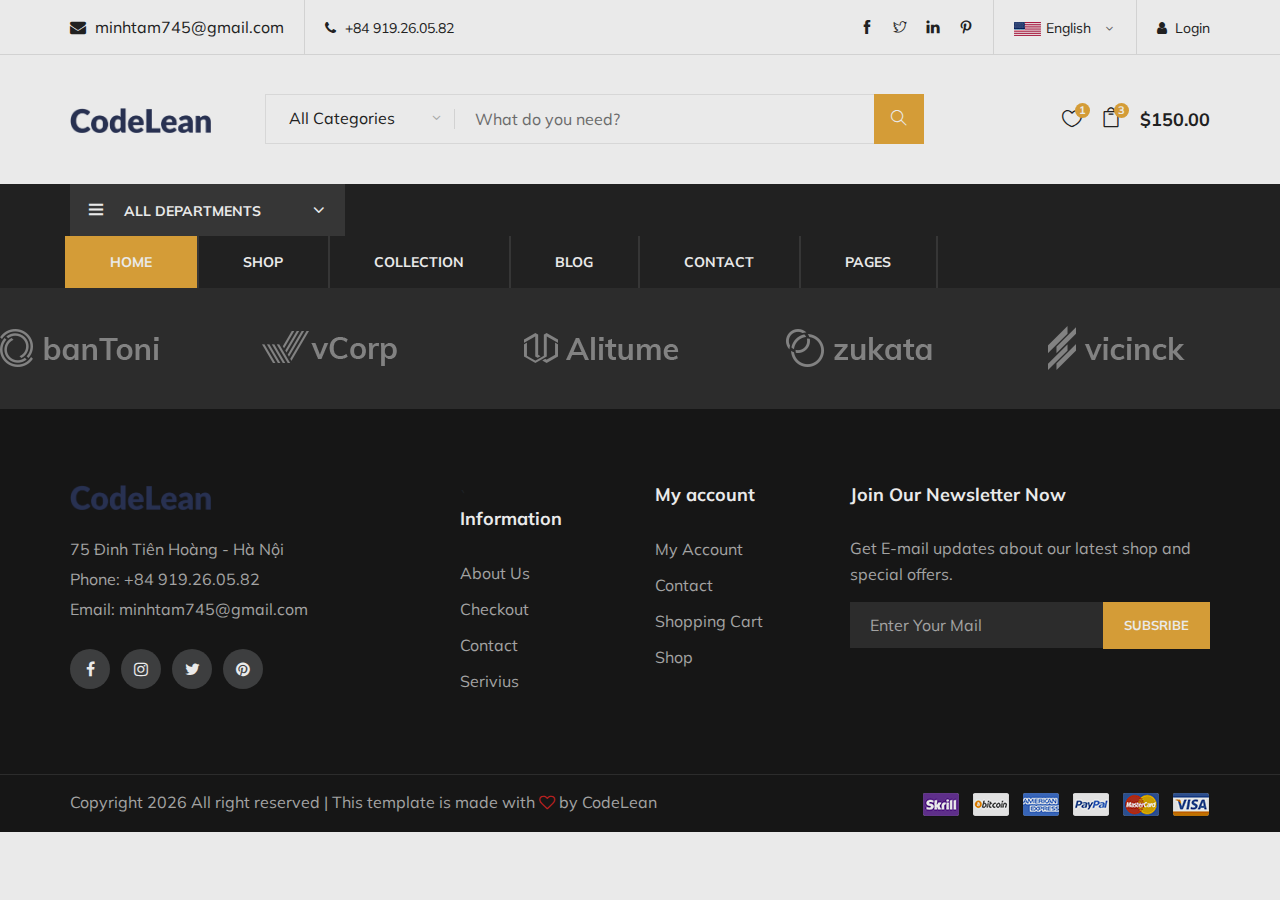
<file: begins/blog.html>
<!DOCTYPE html>
<html lang="zxx">

<head>
    <meta charset="UTF-8">
    <meta name="description" content="codelean Template">
    <meta name="keywords" content="codelean, unica, creative, html">
    <meta name="viewport" content="width=device-width, initial-scale=1.0">
    <meta http-equiv="X-UA-Compatible" content="ie=edge">
    <title>CodeLean | Template</title>

    <!-- Google Font -->
    <link href="https://fonts.googleapis.com/css?family=Muli:300,400,500,600,700,800,900&display=swap" rel="stylesheet">

    <!-- Css Styles -->
    <link rel="stylesheet" href="css/bootstrap.min.css" type="text/css">
    <link rel="stylesheet" href="css/font-awesome.min.css" type="text/css">
    <link rel="stylesheet" href="css/themify-icons.css" type="text/css">
    <link rel="stylesheet" href="css/elegant-icons.css" type="text/css">
    <link rel="stylesheet" href="css/owl.carousel.min.css" type="text/css">
    <link rel="stylesheet" href="css/nice-select.css" type="text/css">
    <link rel="stylesheet" href="css/jquery-ui.min.css" type="text/css">
    <link rel="stylesheet" href="css/slicknav.min.css" type="text/css">
    <link rel="stylesheet" href="css/style.css" type="text/css">
</head>

<body>
    <!-- Start coding here -->

    <!--    Page preloder-->
    <div id = "preloder">
        <div class="loader"></div>
    </div>
    <!--Header Section Begin-->
    <header class="header-section">
        <div class="header-top">
            <div class="container">
                <div class="ht-left">
                    <div class="mail-service">
                        <i class="fa fa-envelope"></i>
                        minhtam745@gmail.com
                    </div>
                    <div class="phone-service">
                        <i class="fa fa-phone"></i>
                        +84 919.26.05.82
                    </div>
                </div>

                <div class="ht-right">
                    <a href="login.html" class="login-panel"><i class="fa fa-user"></i>Login</a>
                    <div class="lan-selector">
                        <select class="language_drop"  name="countries" id="contries"style="width: 300px">
                            <option value='yt' data-image="img/flag-1.jpg" data-title="English">English</option>
                            <option value='yu' data-image="img/flag-2.jpg" data-title="Bangladesh">German</option>
                        </select>
                    </div>
                    <div class="top-social">
                        <a href="#"><i class="ti-facebook"></i></a>
                        <a href="#"><i class="ti-twitter"></i></a>
                        <a href="#"><i class="ti-linkedin"></i></a>
                        <a href="#"><i class="ti-pinterest"></i></a>
                    </div>
                </div>
            </div>
        </div>

        <div class="container">
            <div class="inner-header">
                <div class="row">
                    <div class="col-lg-2 col-md-2">
                        <div class="logo">
                            <a href="index.html">
                                <img src="img/logo.png" height="25" alt="">
                            </a>
                        </div>
                    </div>
                    <div class="col-lg-7 col-md-7">
                        <div class="advanced-search">
                            <button type="button" class="category-btn">All Categories</button>
                            <div class="input-group">
                                <input type="text" placeholder="What do you need?">
                                <button type="button"><i class="ti-search"></i></button>
                            </div>
                        </div>
                    </div>
                    <div class="col-lg-3 col-md-3 text-right">
                        <ul class="nav-right">
                            <li class="heart-icon">
                                <a href="#">
                                    <i class="icon_heart_alt"></i>
                                    <span>1</span>
                                </a>
                            </li>
                            <li class="cart-icon">
                                <a href="#">
                                    <i class="icon_bag_alt"></i>
                                    <span>3</span>
                                </a>
                                <div class="cart-hover">
                                    <div class="select-items">
                                        <table>
                                            <tbody>
                                            <tr>
                                                <td class="si-pic"><img src="img/select-product-1.jpg" ></td>
                                                <td class="si-text">
                                                    <div class="product-selected">
                                                        <p>&60.00 x 1</p>
                                                        <h6>Kabino Bedside Table</h6>
                                                    </div>
                                                </td>
                                                <td class="si-close">
                                                    <i class="ti-close"></i>
                                                </td>
                                            </tr>
                                            <tr>
                                                <td class="si-pic"><img src="img/select-product-2.jpg" ></td>
                                                <td class="si-text">
                                                    <div class="product-selected">
                                                        <p>&60.00 x 1</p>
                                                        <h6>Kabino Bedside Table</h6>
                                                    </div>
                                                </td>
                                                <td class="si-close">
                                                    <i class="ti-close"></i>
                                                </td>
                                            </tr>
                                            </tbody>
                                        </table>
                                    </div>
                                    <div class="select-total">
                                        <span>total:</span>
                                        <h5>$120.00</h5>
                                    </div>
                                    <div class="select-button">
                                        <a href="shopping-cart.html" class="primary-btn view-card">VIEW CARD</a>
                                        <a href="check-out.html" class="primary-btn checkout-btn">CHECKOUT</a>
                                    </div>
                                </div>
                            </li>
                            <li CLASS="cart-price">$150.00</li>
                        </ul>

                    </div>
                </div>
            </div>
        </div>

        <div class="nav-item" >
            <div class="container">
                <div class="nav-depart">
                    <div class="depart-btn">
                        <i class="ti-menu"></i>
                        <span>All departments</span>
                        <ul class="depart-hover">
                            <li><a href="#" class="active">Women's Clothing</a></li>
                            <li><a href="#">Men's Clothing</a></li>
                            <li><a href="#">Underswear</a></li>
                            <li><a href="#">Kid's Clothing</a></li>
                            <li><a href="#">Brand codeleamon</a></li>
                            <li><a href="#">Accessories/Shoes</a></li>
                            <li><a href="#">Luxury Brands</a></li>
                            <li><a href="#">Brand Outdoor Apperel</a></li>
                        </ul>
                    </div>
                </div>
                <nav class="nav-menu mobile-menu">
                    <ul>
                        <li class="active"><a href="index.html">Home</a></li>
                        <li><a href="shop.html">Shop</a></li>
                        <li><a href="">Collection</a>
                            <ul class="dropdown">
                                <li><a href="">Men's</a></li>
                                <li><a href="">Women's</a></li>
                                <li><a href="">Kid's</a></li>
                            </ul>
                        </li>
                        <li><a href="blog.html">Blog</a></li>
                        <li><a href="contact.html">Contact</a></li>
                        <li><a href="">Pages</a>
                            <ul class="dropdown">
                                <li><a href="blog-details.html">Blog Details</a></li>
                                <li><a href="shopping-cart.html">Shopping Cart</a></li>
                                <li><a href="check-out.html">Checkout</a></li>
                                <li><a href="faq.html">Fag</a></li>
                                <li><a href="register.html">Register</a></li>
                                <li><a href="login.html">Login</a></li>
                            </ul>
                        </li>
                    </ul>
                </nav>
                <div id="mobile-menu-wrap"></div>
            </div>
        </div>
    </header>
    <!--   Header Section End -->


    <!--    -->


    <!--    Partner Logo Section Begin-->
    <div class="partner-logo">
        <div class="logo-carousel owl-carousel">
            <div class="logo-item">
                <div class="tablecell-inner">
                    <img src="img/logo-carousel/logo-1.png">
                </div>
            </div>
            <div class="logo-item">
                <div class="tablecell-inner">
                    <img src="img/logo-carousel/logo-2.png">
                </div>
            </div>
            <div class="logo-item">
                <div class="tablecell-inner">
                    <img src="img/logo-carousel/logo-3.png">
                </div>
            </div>
            <div class="logo-item">
                <div class="tablecell-inner">
                    <img src="img/logo-carousel/logo-4.png">
                </div>
            </div>
            <div class="logo-item">
                <div class="tablecell-inner">
                    <img src="img/logo-carousel/logo-5.png">
                </div>
            </div>
        </div>
    </div>
    <!--    Partner Logo Section End-->
    <!--    Footer Section Begin-->
    <footer class="footer-section">
        <div class="container">
            <div class="row">
                <div class="col-lg-3">
                    <div class="footer-left">
                        <div class="footer-logo">
                            <a href="index.html">
                                <img src="img/footer-logo.png" height="25" alt="">
                            </a>
                        </div>
                        <ul>
                            <li>75 Đinh Tiên Hoàng - Hà Nội</li>
                            <li>Phone: +84 919.26.05.82</li>
                            <li>Email: minhtam745@gmail.com</li>
                        </ul>
                        <div class="footer-social">
                            <a href="#"><i class="fa fa-facebook"></i></a>
                            <a href="#"><i class="fa fa-instagram"></i></a>
                            <a href="#"><i class="fa fa-twitter"></i></a>
                            <a href="#"><i class="fa fa-pinterest"></i></a>
                        </div>
                    </div>
                </div>
                <div class="col-lg-2 offset-lg-1">`
                    <div class="footer-widget">
                        <h5>Information</h5>
                        <ul>
                            <li><a href="">About Us</a></li>
                            <li><a href="">Checkout</a></li>
                            <li><a href="">Contact</a></li>
                            <li><a href="">Serivius</a></li>
                        </ul>
                    </div>
                </div>
                <div class="col-lg-2">
                    <div class="footer-widget">
                        <h5>My account</h5>
                        <ul>
                            <li><a href="">My Account</a></li>
                            <li><a href="">Contact</a></li>
                            <li><a href="">Shopping Cart</a></li>
                            <li><a href="">Shop</a></li>
                        </ul>
                    </div>
                </div>
                <div class="col-lg-4">
                    <div class="newslatter-item">
                        <h5>Join Our Newsletter Now</h5>
                        <p>Get E-mail updates about our latest shop and special offers.</p>
                        <form action="#" class="subscribe-form">
                            <input type="text" placeholder="Enter Your Mail">
                            <button type="button">Subsribe</button>
                        </form>
                    </div>
                </div>
            </div>
        </div>
        <div class="copyright-reserved">
            <div class="container">
                <div class="row">
                    <div class="col-lg-12">
                        <div class="copyright-text">
                            Copyright <script>document.write(new Date().getFullYear());</script> All right reserved | This template is made with <i class="fa fa-heart-o" aria-hidden="true"></i> by
                            <a href="http://CodeLean.vn" target="_blank">CodeLean</a>
                        </div>
                        <div class="payment-pic">
                            <img src="img/payment-method.png" alt="">
                        </div>
                    </div>
                </div>
            </div>
        </div>
    </footer>
    <!--    Footer Section End-->
    <!-- Js Plugins -->
    <script src="js/jquery-3.3.1.min.js"></script>
    <script src="js/bootstrap.min.js"></script>
    <script src="js/jquery-ui.min.js"></script>
    <script src="js/jquery.countdown.min.js"></script>
    <script src="js/jquery.nice-select.min.js"></script>
    <script src="js/jquery.zoom.min.js"></script>
    <script src="js/jquery.dd.min.js"></script>
    <script src="js/jquery.slicknav.js"></script>
    <script src="js/owl.carousel.min.js"></script>
    <script src="js/main.js"></script>
</body>

</html>
</file>
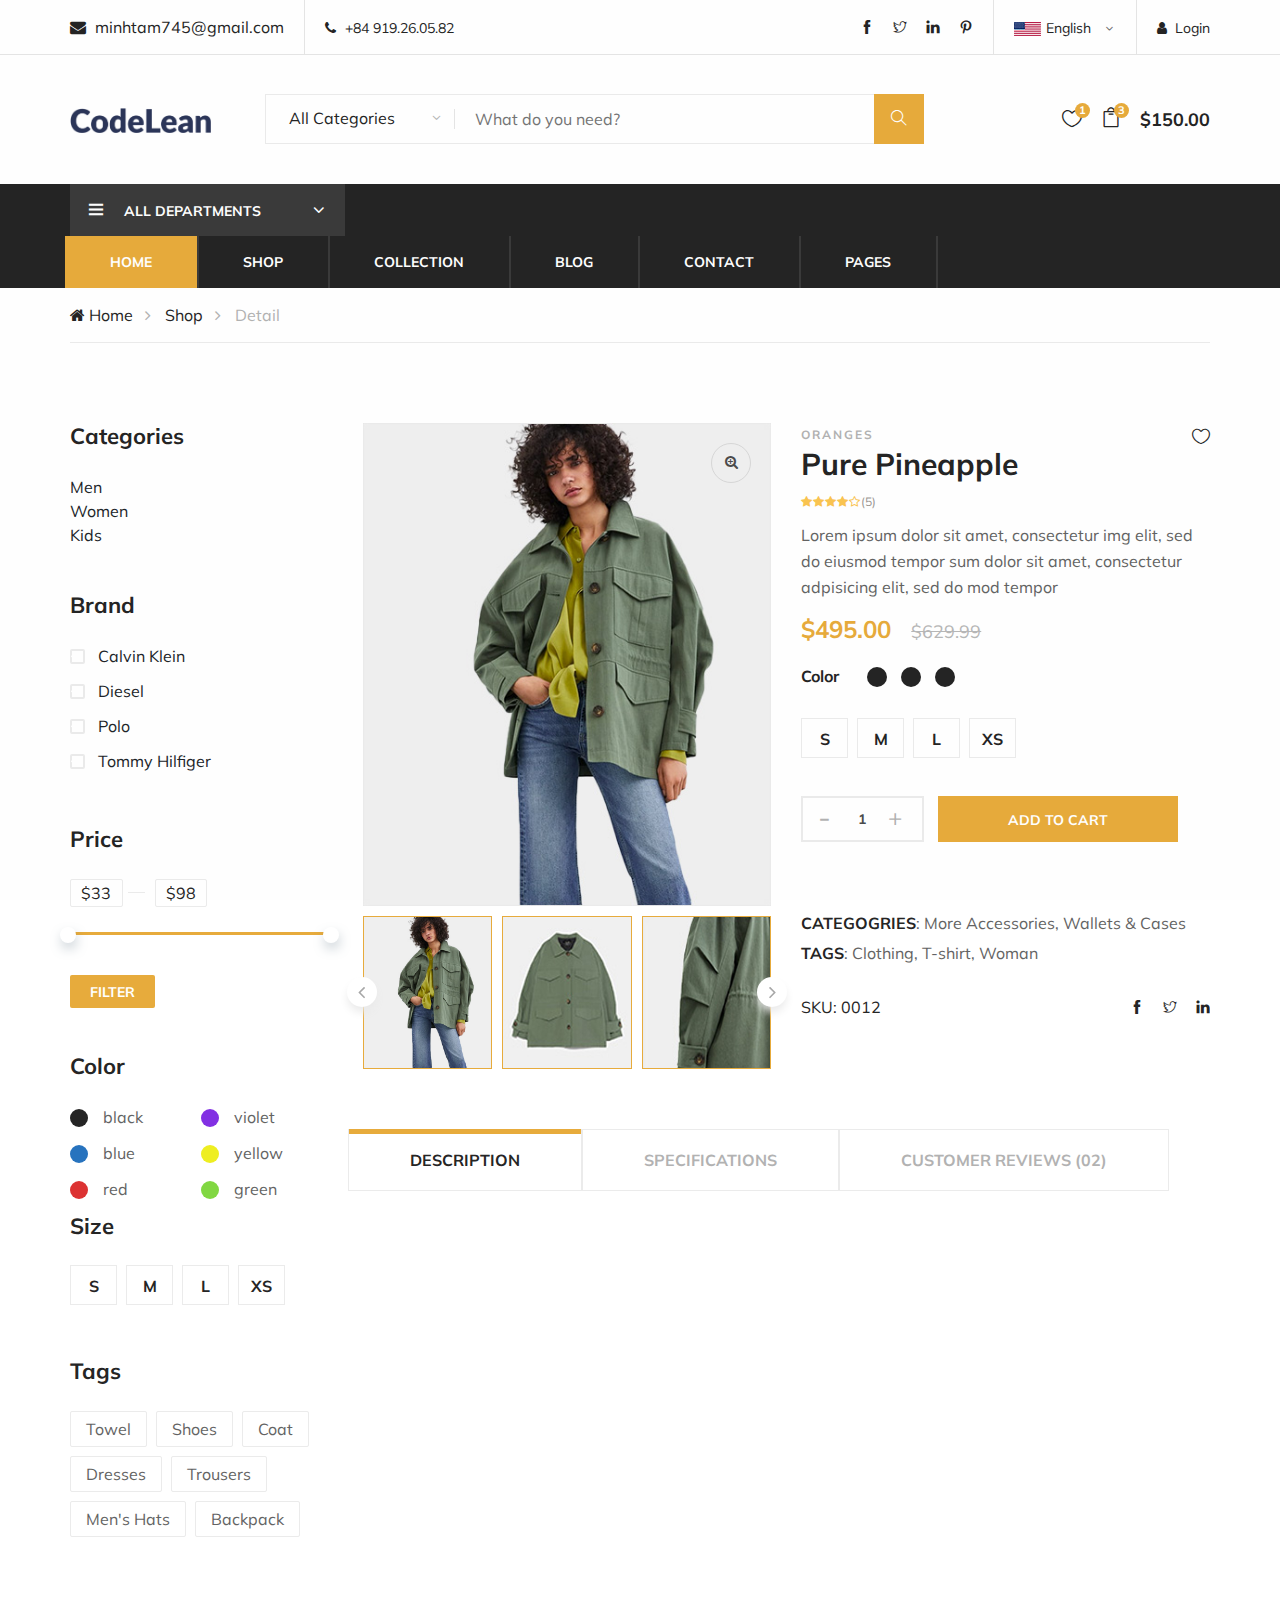
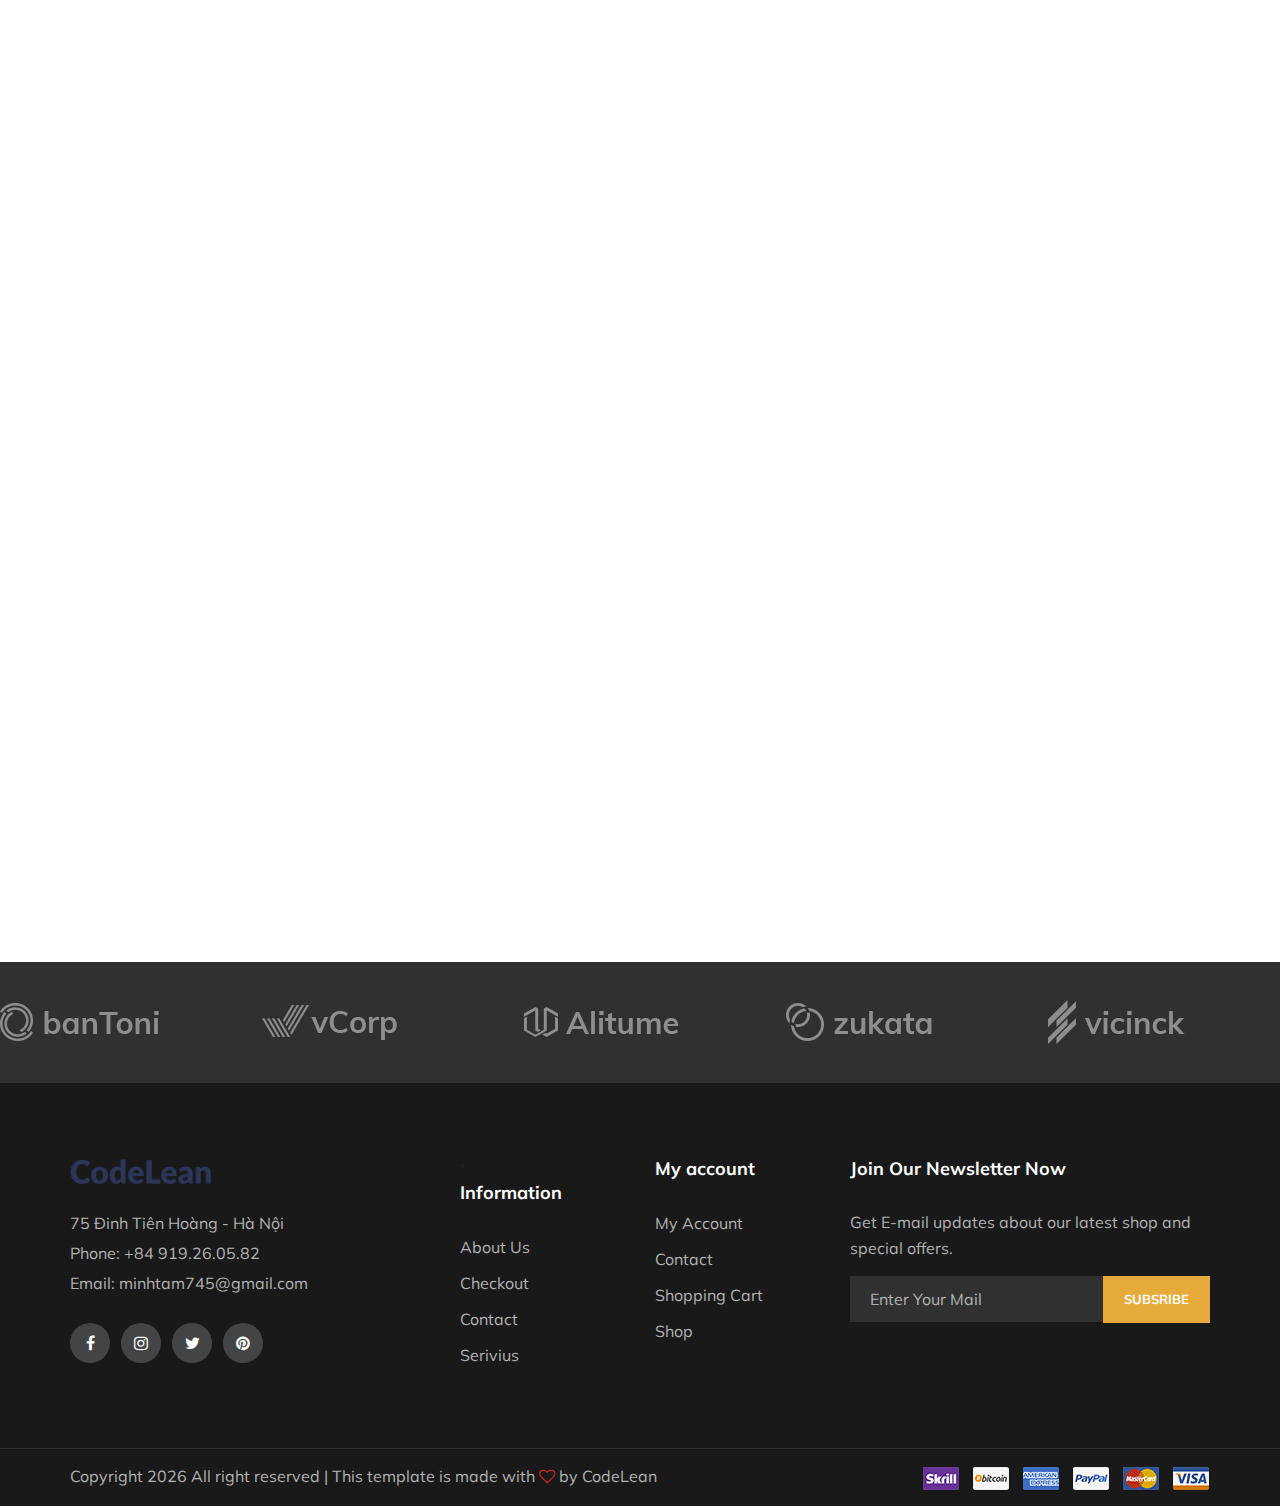
<file: begins/product.html>
<!DOCTYPE html>
<html lang="zxx">

<head>
    <meta charset="UTF-8">
    <meta name="description" content="codelean Template">
    <meta name="keywords" content="codelean, unica, creative, html">
    <meta name="viewport" content="width=device-width, initial-scale=1.0">
    <meta http-equiv="X-UA-Compatible" content="ie=edge">
    <title>CodeLean | Template</title>

    <!-- Google Font -->
    <link href="https://fonts.googleapis.com/css?family=Muli:300,400,500,600,700,800,900&display=swap" rel="stylesheet">

    <!-- Css Styles -->
    <link rel="stylesheet" href="css/bootstrap.min.css" type="text/css">
    <link rel="stylesheet" href="css/font-awesome.min.css" type="text/css">
    <link rel="stylesheet" href="css/themify-icons.css" type="text/css">
    <link rel="stylesheet" href="css/elegant-icons.css" type="text/css">
    <link rel="stylesheet" href="css/owl.carousel.min.css" type="text/css">
    <link rel="stylesheet" href="css/nice-select.css" type="text/css">
    <link rel="stylesheet" href="css/jquery-ui.min.css" type="text/css">
    <link rel="stylesheet" href="css/slicknav.min.css" type="text/css">
    <link rel="stylesheet" href="css/style.css" type="text/css">
</head>

<body>
    <!-- Start coding here -->

    <!--    Page preloder-->
    <div id = "preloder">
        <div class="loader"></div>
    </div>
    <!--Header Section Begin-->
    <header class="header-section">
        <div class="header-top">
            <div class="container">
                <div class="ht-left">
                    <div class="mail-service">
                        <i class="fa fa-envelope"></i>
                        minhtam745@gmail.com
                    </div>
                    <div class="phone-service">
                        <i class="fa fa-phone"></i>
                        +84 919.26.05.82
                    </div>
                </div>

                <div class="ht-right">
                    <a href="login.html" class="login-panel"><i class="fa fa-user"></i>Login</a>
                    <div class="lan-selector">
                        <select class="language_drop"  name="countries" id="contries"style="width: 300px">
                            <option value='yt' data-image="img/flag-1.jpg" data-title="English">English</option>
                            <option value='yu' data-image="img/flag-2.jpg" data-title="Bangladesh">German</option>
                        </select>
                    </div>
                    <div class="top-social">
                        <a href="#"><i class="ti-facebook"></i></a>
                        <a href="#"><i class="ti-twitter"></i></a>
                        <a href="#"><i class="ti-linkedin"></i></a>
                        <a href="#"><i class="ti-pinterest"></i></a>
                    </div>
                </div>
            </div>
        </div>

        <div class="container">
            <div class="inner-header">
                <div class="row">
                    <div class="col-lg-2 col-md-2">
                        <div class="logo">
                            <a href="index.html">
                                <img src="img/logo.png" height="25" alt="">
                            </a>
                        </div>
                    </div>
                    <div class="col-lg-7 col-md-7">
                        <div class="advanced-search">
                            <button type="button" class="category-btn">All Categories</button>
                            <div class="input-group">
                                <input type="text" placeholder="What do you need?">
                                <button type="button"><i class="ti-search"></i></button>
                            </div>
                        </div>
                    </div>
                    <div class="col-lg-3 col-md-3 text-right">
                        <ul class="nav-right">
                            <li class="heart-icon">
                                <a href="#">
                                    <i class="icon_heart_alt"></i>
                                    <span>1</span>
                                </a>
                            </li>
                            <li class="cart-icon">
                                <a href="#">
                                    <i class="icon_bag_alt"></i>
                                    <span>3</span>
                                </a>
                                <div class="cart-hover">
                                    <div class="select-items">
                                        <table>
                                            <tbody>
                                            <tr>
                                                <td class="si-pic"><img src="img/select-product-1.jpg" ></td>
                                                <td class="si-text">
                                                    <div class="product-selected">
                                                        <p>&60.00 x 1</p>
                                                        <h6>Kabino Bedside Table</h6>
                                                    </div>
                                                </td>
                                                <td class="si-close">
                                                    <i class="ti-close"></i>
                                                </td>
                                            </tr>
                                            <tr>
                                                <td class="si-pic"><img src="img/select-product-2.jpg" ></td>
                                                <td class="si-text">
                                                    <div class="product-selected">
                                                        <p>&60.00 x 1</p>
                                                        <h6>Kabino Bedside Table</h6>
                                                    </div>
                                                </td>
                                                <td class="si-close">
                                                    <i class="ti-close"></i>
                                                </td>
                                            </tr>
                                            </tbody>
                                        </table>
                                    </div>
                                    <div class="select-total">
                                        <span>total:</span>
                                        <h5>$120.00</h5>
                                    </div>
                                    <div class="select-button">
                                        <a href="shopping-cart.html" class="primary-btn view-card">VIEW CARD</a>
                                        <a href="check-out.html" class="primary-btn checkout-btn">CHECKOUT</a>
                                    </div>
                                </div>
                            </li>
                            <li CLASS="cart-price">$150.00</li>
                        </ul>

                    </div>
                </div>
            </div>
        </div>

        <div class="nav-item" >
            <div class="container">
                <div class="nav-depart">
                    <div class="depart-btn">
                        <i class="ti-menu"></i>
                        <span>All departments</span>
                        <ul class="depart-hover">
                            <li><a href="#" class="active">Women's Clothing</a></li>
                            <li><a href="#">Men's Clothing</a></li>
                            <li><a href="#">Underswear</a></li>
                            <li><a href="#">Kid's Clothing</a></li>
                            <li><a href="#">Brand codeleamon</a></li>
                            <li><a href="#">Accessories/Shoes</a></li>
                            <li><a href="#">Luxury Brands</a></li>
                            <li><a href="#">Brand Outdoor Apperel</a></li>
                        </ul>
                    </div>
                </div>
                <nav class="nav-menu mobile-menu">
                    <ul>
                        <li class="active"><a href="index.html">Home</a></li>
                        <li><a href="shop.html">Shop</a></li>
                        <li><a href="">Collection</a>
                            <ul class="dropdown">
                                <li><a href="">Men's</a></li>
                                <li><a href="">Women's</a></li>
                                <li><a href="">Kid's</a></li>
                            </ul>
                        </li>
                        <li><a href="blog.html">Blog</a></li>
                        <li><a href="contact.html">Contact</a></li>
                        <li><a href="">Pages</a>
                            <ul class="dropdown">
                                <li><a href="blog-details.html">Blog Details</a></li>
                                <li><a href="shopping-cart.html">Shopping Cart</a></li>
                                <li><a href="check-out.html">Checkout</a></li>
                                <li><a href="faq.html">Fag</a></li>
                                <li><a href="register.html">Register</a></li>
                                <li><a href="login.html">Login</a></li>
                            </ul>
                        </li>
                    </ul>
                </nav>
                <div id="mobile-menu-wrap"></div>
            </div>
        </div>
    </header>
    <!--   Header Section End -->


    <!--    -->

    <!--    Breadcrumb Section Begin-->
    <div class="breadcrumb-section">
        <div class="container">
            <div class="row">
                <div class="col-lg-12">
                    <div class="breadcrumb-text">
                        <a href="index.html"><i class="fa fa-home"></i> Home</a>
                        <a href="shop.html">Shop</a>
                        <span>Detail</span>
                    </div>
                </div>
            </div>
        </div>
    </div>
    <!--    Breadcrumb Section End-->

    <!--    Product Shop Section Begin-->
    <section class="product-shop spad page-details">
        <div class="container">
            <div class="row">
                <div class="col-lg-3">
                    <div class="filter-widget">
                        <h4 class="fw-title">Categories</h4>
                        <ul class="filter-catagories">
                            <li><a href=""></a>Men</li>
                            <li><a href=""></a>Women</li>
                            <li><a href=""></a>Kids</li>
                        </ul>
                    </div>
                    <div class="filter-widget">
                        <h4 class="fw-title">Brand</h4>
                        <div class="fw-brand-check">
                            <div class="bc-item">
                                <label for="bc-calvin">
                                    Calvin Klein
                                    <input type="checkbox" id="bc-calvin">
                                    <span class="checkmark"></span>
                                </label>
                            </div>
                        </div>
                        <div class="fw-brand-check">
                            <div class="bc-item">
                                <label for="bc-diesel">
                                    Diesel
                                    <input type="checkbox" id="bc-diesel">
                                    <span class="checkmark"></span>
                                </label>
                            </div>
                        </div>
                        <div class="fw-brand-check">
                            <div class="bc-item">
                                <label for="bc-polo">
                                    Polo
                                    <input type="checkbox" id="bc-polo">
                                    <span class="checkmark"></span>
                                </label>
                            </div>
                        </div>
                        <div class="fw-brand-check">
                            <div class="bc-item">
                                <label for="bc-Tommy Hilfiger">
                                    Tommy Hilfiger
                                    <input type="checkbox" id="bc-Tommy Hilfiger">
                                    <span class="checkmark"></span>
                                </label>
                            </div>
                        </div>
                    </div>
                    <div class="filter-widget">
                        <h4 class="fw-title">Price</h4>
                        <div class="filter-range-wrap">
                            <div class="range-slider">
                                <div class="price-input">
                                    <input type="text" id="minamount">
                                    <input type="text" id="maxamount">
                                </div>
                            </div>
                            <div class="price-range ui-slider ui-corner-all ui-slider-horizotal ui-widget ui-widget-content"
                                 data-min="33" data-max="98">
                                <div class="ui-slider-range ui-corner-all ui-widget-header"></div>
                                <span tabindex="0" class="ui-slider-handle ui-corner-all ui-state-default"></span>
                                <span tabindex="0" class="ui-slider-handle ui-corner-all ui-state-default"></span>
                            </div>
                        </div>
                        <a href="#" class="filter-btn">Filter</a>
                    </div>
                    <div class="filter-widget">
                        <h4 class="fw-title">Color</h4>
                        <div class="fw-color-choose">
                            <div class="cs-item">
                                <input type="radio" id="cs-black">
                                <label class="cs-black" for="cs-black">black</label>
                            </div>
                            <div class="cs-item">
                                <input type="radio" id="cs-violet">
                                <label class="cs-violet" for="cs-violet">violet</label>
                            </div>
                            <div class="cs-item">
                                <input type="radio" id="cs-blue">
                                <label class="cs-blue" for="cs-blue">blue</label>
                            </div>
                            <div class="cs-item">
                                <input type="radio" id="cs-yellow">
                                <label class="cs-yellow" for="cs-yellow">yellow</label>
                            </div>
                            <div class="cs-item">
                                <input type="radio" id="cs-red">
                                <label class="cs-red" for="cs-red">red</label>
                            </div>
                            <div class="cs-item">
                                <input type="radio" id="cs-green">
                                <label class="cs-green" for="cs-green">green</label>
                            </div>
                        </div>
                    </div>
                    <div class="filter-widget">
                        <h4 class="fw-title">Size</h4>
                        <div class="fw-size-choose">
                            <div class="sc-item">
                                <input type="radio" id="s-size">
                                <label for="s-size">s</label>
                            </div>
                            <div class="sc-item">
                                <input type="radio" id="m-size">
                                <label for="m-size">m</label>
                            </div>
                            <div class="sc-item">
                                <input type="radio" id="l-size">
                                <label for="l-size">l</label>
                            </div>
                            <div class="sc-item">
                                <input type="radio" id="xs-size">
                                <label for="xs-size">xs</label>
                            </div>

                        </div>
                    </div>
                    <div class="filter-widget">
                        <h4 class="fw-title">Tags</h4>
                        <div class="fw-tags">
                            <a href="#">Towel</a>
                            <a href="#">Shoes</a>
                            <a href="#">Coat</a>
                            <a href="#">Dresses</a>
                            <a href="#">Trousers</a>
                            <a href="#">Men's Hats</a>
                            <a href="#">Backpack</a>
                        </div>
                    </div>
                </div>
                <div class="col-lg-9">
                    <div class="row">
                        <div class="col-lg-6">
                            <div class="product-pic-zoom">
                                <img class="product-pic-img" src="img/product-single/product-1.jpg" alt="">
                                <div class="zoom-icon">
                                    <i class="fa fa-search-plus"></i>
                                </div>
                            </div>
                            <div class="product-thumbs">
                                <div class="product-thumbs-track ps-slider owl-carousel">
                                    <div class="pt active" data-imgbigurl="img/product-single/product-1.jpg">
                                        <img src="img/product-single/product-1.jpg" alt="">
                                    </div>
                                    <div class="pt active" data-imgbigurl="img/product-single/product-2.jpg">
                                        <img src="img/product-single/product-2.jpg" alt="">
                                    </div>
                                    <div class="pt active" data-imgbigurl="img/product-single/product-3.jpg">
                                        <img src="img/product-single/product-3.jpg" alt="">
                                    </div>
                                    <div class="pt active" data-imgbigurl="img/product-single/product-3.jpg">
                                        <img src="img/product-single/product-3.jpg" alt="">
                                    </div>
                                </div>
                            </div>
                        </div>
                        <div class="col-lg-6">
                            <div class="product-details">
                                <div class="pd-title">
                                    <span>oranges</span>
                                    <h3>Pure Pineapple</h3>
                                    <a href="#" class="heart-icon"><i class="icon_heart_alt"></i></a>
                                </div>
                                <div class="pd-rating">
                                    <i class="fa fa-star"></i>
                                    <i class="fa fa-star"></i>
                                    <i class="fa fa-star"></i>
                                    <i class="fa fa-star"></i>
                                    <i class="fa fa-star-o"></i>
                                    <span>(5)</span>
                                </div>
                                <div class="pd-desc">
                                    <p>Lorem ipsum dolor sit amet, consectetur img elit, sed do eiusmod tempor sum dolor
                                    sit amet, consectetur adpisicing elit, sed do mod tempor</p>
                                    <h4>$495.00 <span>$629.99</span></h4>
                                </div>
                                <div class="pd-color">
                                    <h6>Color</h6>
                                    <div class="pd-color-choose">
                                        <div class="cc-item">
                                            <input type="radio" id="cc-black">
                                            <label for="cc-black"></label>
                                        </div>
                                        <div class="cc-item">
                                            <input type="radio" id="cc-yellow">
                                            <label for="cc-yellow"></label>
                                        </div>
                                        <div class="cc-item">
                                            <input type="radio" id="cc-violet">
                                            <label for="cc-violet"></label>
                                        </div>
                                    </div>
                                </div>
                                <div class="pd-size-choose">
                                    <div class="sc-item">
                                        <input type="radio" id="sm-size">
                                        <label for="sm-size">s</label>
                                    </div>
                                    <div class="sc-item">
                                        <input type="radio" id="md-size">
                                        <label for="md-size">m</label>
                                    </div>
                                    <div class="sc-item">
                                        <input type="radio" id="lg-size">
                                        <label for="lg-size">l</label>
                                    </div>
                                    <div class="sc-item">
                                        <input type="radio" id="xl-size">
                                        <label for="xl-size">xs</label>
                                    </div>
                                </div>
                                <div class="quantity">
                                    <div class="quantity">
                                        <div class="pro-qty">
                                            <input type="text" value="1">
                                        </div>
                                            <a href="#" class="primary-btn pd-cart">Add to Cart</a>
                                    </div>
                                </div>
                                <ul class="pd-tags">
                                    <li><span>CATEGOGRIES</span>: More Accessories, Wallets & Cases</li>
                                    <li><span>TAGS</span>: Clothing, T-shirt, Woman</li>
                                </ul>
                                <div class="pd-share">
                                    <div class="p-code">SKU: 0012</div>
                                    <div class="pd-social">
                                        <a href="#"><i class="ti-facebook"></i></a>
                                        <a href="#"><i class="ti-twitter"></i></a>
                                        <a href="#"><i class="ti-linkedin"></i></a>
                                    </div>
                                </div>
                            </div>
                        </div>
                        <div class="product-tab">
                            <div class="tab-item">
                                <ul class="nav" role="tablist">
                                    <li><a class="active" href="#tab-1" data-toggle="tab" role="tab">DESCRIPTION</a></li>
                                    <li><a href="#tab-2" data-toggle="tab" role="tab">SPECIFICATIONS</a></li>
                                    <li><a href="#tab-3" data-toggle="tab" role="tab">Customer Reviews (02)</a></li>
                                </ul>
                            </div>
                            <div class="tab-item-content">
                                <div class="tab-pane fade" id="tab_1" role="tabpanel">
                                    <div class="product-content">
                                        <div class="row">
                                            <div class="col-lg-7">
                                                <h5>Introduction</h5>
                                                <p>Lorem ipsum dolor sit amet, consectetur adipisicing elit, sed do
                                                eiusmod tempor incididunt ut labore et dolore magna aliqua. Ut enim
                                                ad minim veniam, quis nostrud exercitation ullamco laboris nisi ut
                                                aliquip ex ea comodo consequat. Duis aute irure dolor in</p>
                                                <h5>Features</h5>
                                                <p>Lorem ipsum dolor sit amet, consectetur adipisicing elit, sed do
                                                    eiusmod tempor incididunt ut labore et dolore magna aliqua. Ut enim
                                                    ad minim veniam, quis nostrud exercitation ullamco laboris nisi ut
                                                    aliquip ex ea comodo consequat. Duis aute irure dolor in</p>
                                            </div>
                                            <div class="col-lg-5">
                                                <img src="img/product-single/tab-desc.jpg" alt="">
                                            </div>
                                        </div>
                                    </div>
                                </div>
                                <div class="tab-pane fade" id="tab_2" role="tabpanel">
                                    <div class="specification-table">
                                        <table>
                                            <tr>
                                                <td class="p-catagory">Customer Rating</td>
                                                <td>
                                                    <div class="pd-rating">
                                                        <i class="fa fa-star"></i>
                                                        <i class="fa fa-star"></i>
                                                        <i class="fa fa-star"></i>
                                                        <i class="fa fa-star"></i>
                                                        <i class="fa fa-star-o"></i>
                                                        <span>(5)</span>
                                                    </div>
                                                </td>

                                            </tr>
                                            <tr>
                                                <td class="p-catagory">Price</td>
                                                <td>
                                                    <div class="p-price">
                                                        $495.00
                                                    </div>
                                                </td>
                                            </tr>
                                            <tr>
                                                <td class="p-catagory">Add To Cart</td>
                                                <td>
                                                    <div class="cart-add">+add to cart</div>
                                                </td>
                                            </tr>
                                            <tr>
                                                <td class="p-catagory">Availability</td>
                                                <td>
                                                    <div class="p-stock">32 in stock</div>
                                                </td>
                                            </tr>
                                            <tr>
                                                <td class="p-catagory">Weight</td>
                                                <td>
                                                    <div class="p-weight">1,3kg</div>
                                                </td>
                                            </tr>
                                            <tr>
                                                <td class="p-catagory">Size</td>
                                                <td>
                                                    <div class="p-size">Xxl</div>
                                                </td>
                                            </tr>
                                            <tr>
                                                <td class="p-catagory"></td>
                                                <td>
                                                    <span class="cs-color"></span>
                                                </td>
                                            </tr>
                                            <tr>
                                                <td class="p-catagory">Sku</td>
                                                <td>
                                                    <div class="p-code">0012</div>
                                                </td>
                                            </tr>
                                        </table>
                                    </div>
                                </div>
                                <div class="tab-pane fade" id="tab_3" role="tabpanel">
                                    <h4>2 Comments</h4>
                                    <div class="comment-option">
                                        <div class="co-item">
                                            <div class="avatar-pic">
                                                <img src="img/product-single/avatar-1.png" alt="">
                                            </div>
                                            <div class="avatar-text">
                                                <div class="at-rating">
                                                    <i class="fa fa-star"></i>
                                                    <i class="fa fa-star"></i>
                                                    <i class="fa fa-star"></i>
                                                    <i class="fa fa-star"></i>
                                                    <i class="fa fa-star-o"></i>
                                                </div>
                                                <h5>Brandon Kelley <span>27 Aug 2022</span></h5>
                                                <div class="at-reply">Nice !</div>
                                            </div>
                                        </div>
                                        <div class="co-item">
                                            <div class="avatar-pic">
                                                <img src="img/product-single/avatar-1.png" alt="">
                                            </div>
                                            <div class="avatar-text">
                                                <div class="at-rating">
                                                    <i class="fa fa-star"></i>
                                                    <i class="fa fa-star"></i>
                                                    <i class="fa fa-star"></i>
                                                    <i class="fa fa-star"></i>
                                                    <i class="fa fa-star-o"></i>
                                                </div>
                                                <h5>Brandon Kelley <span>27 Aug 2022</span></h5>
                                                <div class="at-reply">Nice !</div>
                                            </div>
                                        </div>
                                    </div>
                                </div>
                            </div>
                        </div>
                    </div>
                </div>
            </div>
        </div>
    </section>
    <!--    Breadcrumb Section End-->

    <!--    Partner Logo Section Begin-->
    <div class="partner-logo">
        <div class="logo-carousel owl-carousel">
            <div class="logo-item">
                <div class="tablecell-inner">
                    <img src="img/logo-carousel/logo-1.png">
                </div>
            </div>
            <div class="logo-item">
                <div class="tablecell-inner">
                    <img src="img/logo-carousel/logo-2.png">
                </div>
            </div>
            <div class="logo-item">
                <div class="tablecell-inner">
                    <img src="img/logo-carousel/logo-3.png">
                </div>
            </div>
            <div class="logo-item">
                <div class="tablecell-inner">
                    <img src="img/logo-carousel/logo-4.png">
                </div>
            </div>
            <div class="logo-item">
                <div class="tablecell-inner">
                    <img src="img/logo-carousel/logo-5.png">
                </div>
            </div>
        </div>
    </div>
    <!--    Partner Logo Section End-->
    <!--    Footer Section Begin-->
    <footer class="footer-section">
        <div class="container">
            <div class="row">
                <div class="col-lg-3">
                    <div class="footer-left">
                        <div class="footer-logo">
                            <a href="index.html">
                                <img src="img/footer-logo.png" height="25" alt="">
                            </a>
                        </div>
                        <ul>
                            <li>75 Đinh Tiên Hoàng - Hà Nội</li>
                            <li>Phone: +84 919.26.05.82</li>
                            <li>Email: minhtam745@gmail.com</li>
                        </ul>
                        <div class="footer-social">
                            <a href="#"><i class="fa fa-facebook"></i></a>
                            <a href="#"><i class="fa fa-instagram"></i></a>
                            <a href="#"><i class="fa fa-twitter"></i></a>
                            <a href="#"><i class="fa fa-pinterest"></i></a>
                        </div>
                    </div>
                </div>
                <div class="col-lg-2 offset-lg-1">`
                    <div class="footer-widget">
                        <h5>Information</h5>
                        <ul>
                            <li><a href="">About Us</a></li>
                            <li><a href="">Checkout</a></li>
                            <li><a href="">Contact</a></li>
                            <li><a href="">Serivius</a></li>
                        </ul>
                    </div>
                </div>
                <div class="col-lg-2">
                    <div class="footer-widget">
                        <h5>My account</h5>
                        <ul>
                            <li><a href="">My Account</a></li>
                            <li><a href="">Contact</a></li>
                            <li><a href="">Shopping Cart</a></li>
                            <li><a href="">Shop</a></li>
                        </ul>
                    </div>
                </div>
                <div class="col-lg-4">
                    <div class="newslatter-item">
                        <h5>Join Our Newsletter Now</h5>
                        <p>Get E-mail updates about our latest shop and special offers.</p>
                        <form action="#" class="subscribe-form">
                            <input type="text" placeholder="Enter Your Mail">
                            <button type="button">Subsribe</button>
                        </form>
                    </div>
                </div>
            </div>
        </div>
        <div class="copyright-reserved">
            <div class="container">
                <div class="row">
                    <div class="col-lg-12">
                        <div class="copyright-text">
                            Copyright <script>document.write(new Date().getFullYear());</script> All right reserved | This template is made with <i class="fa fa-heart-o" aria-hidden="true"></i> by
                            <a href="http://CodeLean.vn" target="_blank">CodeLean</a>
                        </div>
                        <div class="payment-pic">
                            <img src="img/payment-method.png" alt="">
                        </div>
                    </div>
                </div>
            </div>
        </div>
    </footer>
    <!--    Footer Section End-->

    <!-- Js Plugins -->
    <script src="js/jquery-3.3.1.min.js"></script>
    <script src="js/bootstrap.min.js"></script>
    <script src="js/jquery-ui.min.js"></script>
    <script src="js/jquery.countdown.min.js"></script>
    <script src="js/jquery.nice-select.min.js"></script>
    <script src="js/jquery.zoom.min.js"></script>
    <script src="js/jquery.dd.min.js"></script>
    <script src="js/jquery.slicknav.js"></script>
    <script src="js/owl.carousel.min.js"></script>
    <script src="js/main.js"></script>
</body>

</html>
</file>
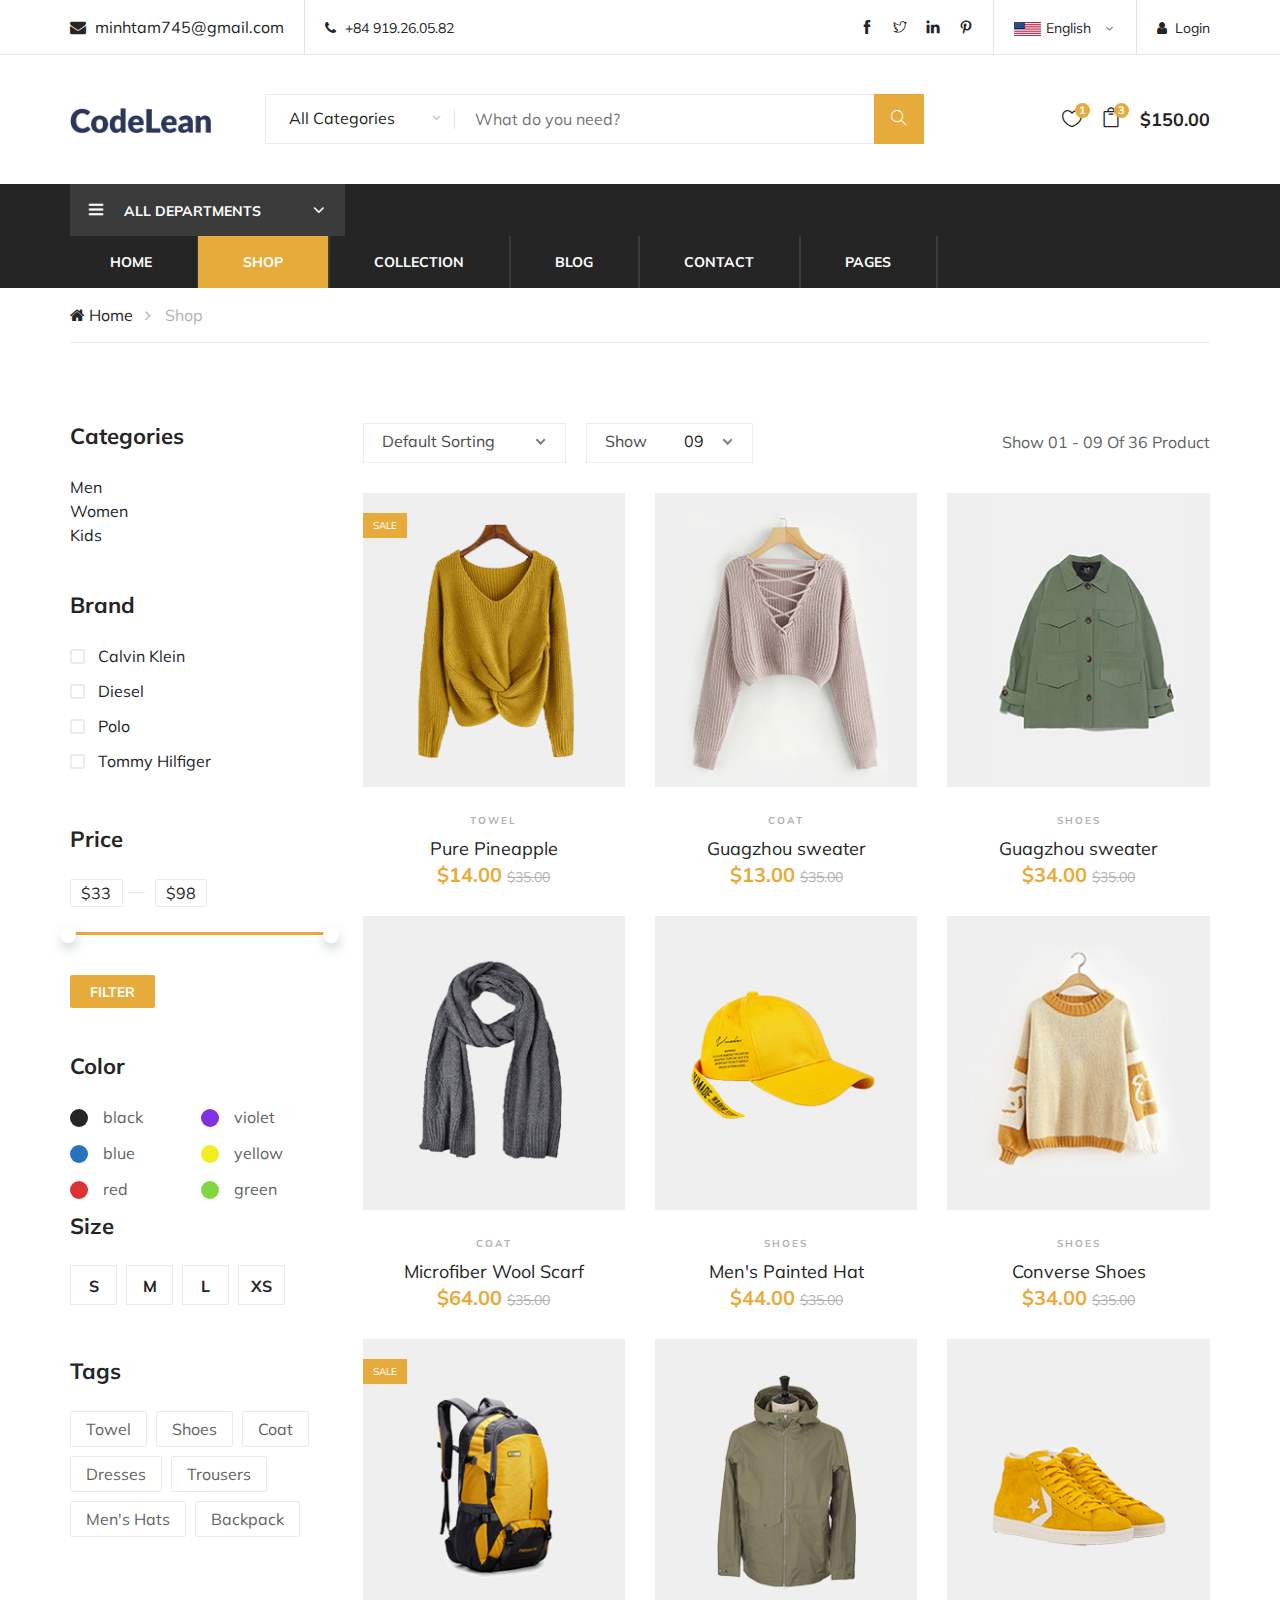
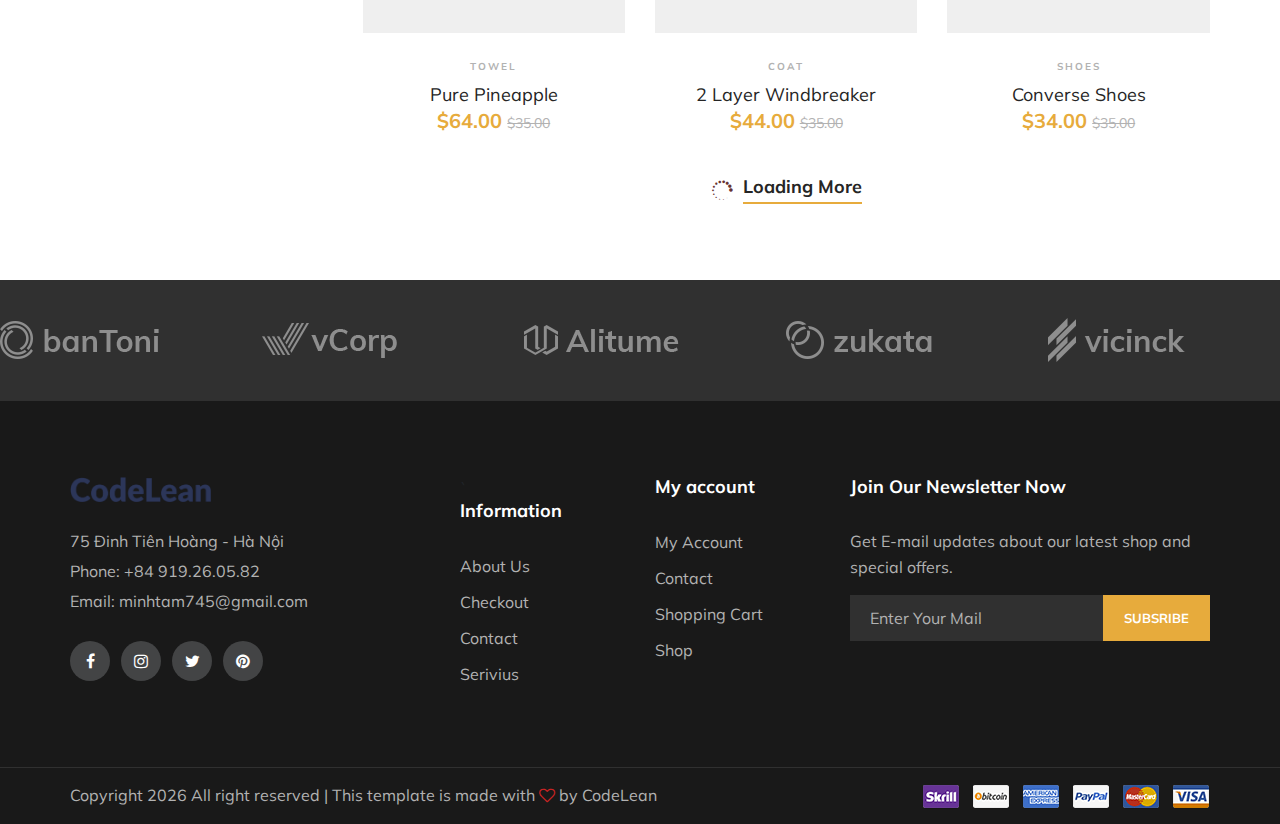
<file: begins/shop.html>
<!DOCTYPE html>
<html lang="zxx">

<head>
    <meta charset="UTF-8">
    <meta name="description" content="codelean Template">
    <meta name="keywords" content="codelean, unica, creative, html">
    <meta name="viewport" content="width=device-width, initial-scale=1.0">
    <meta http-equiv="X-UA-Compatible" content="ie=edge">
    <title>CodeLean | Template</title>

    <!-- Google Font -->
    <link href="https://fonts.googleapis.com/css?family=Muli:300,400,500,600,700,800,900&display=swap" rel="stylesheet">

    <!-- Css Styles -->
    <link rel="stylesheet" href="css/bootstrap.min.css" type="text/css">
    <link rel="stylesheet" href="css/font-awesome.min.css" type="text/css">
    <link rel="stylesheet" href="css/themify-icons.css" type="text/css">
    <link rel="stylesheet" href="css/elegant-icons.css" type="text/css">
    <link rel="stylesheet" href="css/owl.carousel.min.css" type="text/css">
    <link rel="stylesheet" href="css/nice-select.css" type="text/css">
    <link rel="stylesheet" href="css/jquery-ui.min.css" type="text/css">
    <link rel="stylesheet" href="css/slicknav.min.css" type="text/css">
    <link rel="stylesheet" href="css/style.css" type="text/css">
</head>

<body>
    <!-- Start coding here -->

    <!--    Page preloder-->
    <div id = "preloder">
        <div class="loader"></div>
    </div>
    <!--Header Section Begin-->
    <header class="header-section">
        <div class="header-top">
            <div class="container">
                <div class="ht-left">
                    <div class="mail-service">
                        <i class="fa fa-envelope"></i>
                        minhtam745@gmail.com
                    </div>
                    <div class="phone-service">
                        <i class="fa fa-phone"></i>
                        +84 919.26.05.82
                    </div>
                </div>

                <div class="ht-right">
                    <a href="login.html" class="login-panel"><i class="fa fa-user"></i>Login</a>
                    <div class="lan-selector">
                        <select class="language_drop"  name="countries" id="contries"style="width: 300px">
                            <option value='yt' data-image="img/flag-1.jpg" data-title="English">English</option>
                            <option value='yu' data-image="img/flag-2.jpg" data-title="Bangladesh">German</option>
                        </select>
                    </div>
                    <div class="top-social">
                        <a href="#"><i class="ti-facebook"></i></a>
                        <a href="#"><i class="ti-twitter"></i></a>
                        <a href="#"><i class="ti-linkedin"></i></a>
                        <a href="#"><i class="ti-pinterest"></i></a>
                    </div>
                </div>
            </div>
        </div>

        <div class="container">
            <div class="inner-header">
                <div class="row">
                    <div class="col-lg-2 col-md-2">
                        <div class="logo">
                            <a href="index.html">
                                <img src="img/logo.png" height="25" alt="">
                            </a>
                        </div>
                    </div>
                    <div class="col-lg-7 col-md-7">
                        <div class="advanced-search">
                            <button type="button" class="category-btn">All Categories</button>
                            <div class="input-group">
                                <input type="text" placeholder="What do you need?">
                                <button type="button"><i class="ti-search"></i></button>
                            </div>
                        </div>
                    </div>
                    <div class="col-lg-3 col-md-3 text-right">
                        <ul class="nav-right">
                            <li class="heart-icon">
                                <a href="#">
                                    <i class="icon_heart_alt"></i>
                                    <span>1</span>
                                </a>
                            </li>
                            <li class="cart-icon">
                                <a href="#">
                                    <i class="icon_bag_alt"></i>
                                    <span>3</span>
                                </a>
                                <div class="cart-hover">
                                    <div class="select-items">
                                        <table>
                                            <tbody>
                                            <tr>
                                                <td class="si-pic"><img src="img/select-product-1.jpg" ></td>
                                                <td class="si-text">
                                                    <div class="product-selected">
                                                        <p>&60.00 x 1</p>
                                                        <h6>Kabino Bedside Table</h6>
                                                    </div>
                                                </td>
                                                <td class="si-close">
                                                    <i class="ti-close"></i>
                                                </td>
                                            </tr>
                                            <tr>
                                                <td class="si-pic"><img src="img/select-product-2.jpg" ></td>
                                                <td class="si-text">
                                                    <div class="product-selected">
                                                        <p>&60.00 x 1</p>
                                                        <h6>Kabino Bedside Table</h6>
                                                    </div>
                                                </td>
                                                <td class="si-close">
                                                    <i class="ti-close"></i>
                                                </td>
                                            </tr>
                                            </tbody>
                                        </table>
                                    </div>
                                    <div class="select-total">
                                        <span>total:</span>
                                        <h5>$120.00</h5>
                                    </div>
                                    <div class="select-button">
                                        <a href="shopping-cart.html" class="primary-btn view-card">VIEW CARD</a>
                                        <a href="check-out.html" class="primary-btn checkout-btn">CHECKOUT</a>
                                    </div>
                                </div>
                            </li>
                            <li CLASS="cart-price">$150.00</li>
                        </ul>

                    </div>
                </div>
            </div>
        </div>

        <div class="nav-item" >
            <div class="container">
                <div class="nav-depart">
                    <div class="depart-btn">
                        <i class="ti-menu"></i>
                        <span>All departments</span>
                        <ul class="depart-hover">
                            <li><a href="#" class="active">Women's Clothing</a></li>
                            <li><a href="#">Men's Clothing</a></li>
                            <li><a href="#">Underswear</a></li>
                            <li><a href="#">Kid's Clothing</a></li>
                            <li><a href="#">Brand codeleamon</a></li>
                            <li><a href="#">Accessories/Shoes</a></li>
                            <li><a href="#">Luxury Brands</a></li>
                            <li><a href="#">Brand Outdoor Apperel</a></li>
                        </ul>
                    </div>
                </div>
                <nav class="nav-menu mobile-menu">
                    <ul>
                        <li><a href="index.html">Home</a></li>
                        <li class="active"><a href="shop.html">Shop</a></li>
                        <li><a href="">Collection</a>
                            <ul class="dropdown">
                                <li><a href="">Men's</a></li>
                                <li><a href="">Women's</a></li>
                                <li><a href="">Kid's</a></li>
                            </ul>
                        </li>
                        <li><a href="blog.html">Blog</a></li>
                        <li><a href="contact.html">Contact</a></li>
                        <li><a href="">Pages</a>
                            <ul class="dropdown">
                                <li><a href="blog-details.html">Blog Details</a></li>
                                <li><a href="shopping-cart.html">Shopping Cart</a></li>
                                <li><a href="check-out.html">Checkout</a></li>
                                <li><a href="faq.html">Fag</a></li>
                                <li><a href="register.html">Register</a></li>
                                <li><a href="login.html">Login</a></li>
                            </ul>
                        </li>
                    </ul>
                </nav>
                <div id="mobile-menu-wrap"></div>
            </div>
        </div>
    </header>
    <!--   Header Section End -->


    <!--    -->

    <!--    Breadcrumb Section Begin-->
    <div class="breadcrumb-section">
        <div class="container">
            <div class="row">
                <div class="col-lg-12">
                    <div class="breadcrumb-text">
                        <a href="index.html"><i class="fa fa-home"></i> Home</a>
                        <span>Shop</span>
                    </div>
                </div>
            </div>
        </div>
    </div>
    <!--    Breadcrumb Section End-->

    <!--    Product Shop Section Begin-->
    <div class="product-shop spad" >
        <div class="container">
            <div class="row">
                <div class="col-lg-3 col-md-6 col-sm-8 order-2 order-lg-1 produts-sidebar-filter">
                    <div class="filter-widget">
                        <h4 class="fw-title">Categories</h4>
                        <ul class="filter-catagories">
                            <li><a href=""></a>Men</li>
                            <li><a href=""></a>Women</li>
                            <li><a href=""></a>Kids</li>
                        </ul>
                    </div>
                    <div class="filter-widget">
                        <h4 class="fw-title">Brand</h4>
                        <div class="fw-brand-check">
                            <div class="bc-item">
                                <label for="bc-calvin">
                                    Calvin Klein
                                    <input type="checkbox" id="bc-calvin">
                                    <span class="checkmark"></span>
                                </label>
                            </div>
                        </div>
                        <div class="fw-brand-check">
                            <div class="bc-item">
                                <label for="bc-diesel">
                                    Diesel
                                    <input type="checkbox" id="bc-diesel">
                                    <span class="checkmark"></span>
                                </label>
                            </div>
                        </div>
                        <div class="fw-brand-check">
                            <div class="bc-item">
                                <label for="bc-polo">
                                    Polo
                                    <input type="checkbox" id="bc-polo">
                                    <span class="checkmark"></span>
                                </label>
                            </div>
                        </div>
                        <div class="fw-brand-check">
                            <div class="bc-item">
                                <label for="bc-Tommy Hilfiger">
                                    Tommy Hilfiger
                                    <input type="checkbox" id="bc-Tommy Hilfiger">
                                    <span class="checkmark"></span>
                                </label>
                            </div>
                        </div>
                    </div>
                    <div class="filter-widget">
                        <h4 class="fw-title">Price</h4>
                        <div class="filter-range-wrap">
                            <div class="range-slider">
                                <div class="price-input">
                                    <input type="text" id="minamount">
                                    <input type="text" id="maxamount">
                                </div>
                            </div>
                            <div class="price-range ui-slider ui-corner-all ui-slider-horizotal ui-widget ui-widget-content"
                                data-min="33" data-max="98">
                                <div class="ui-slider-range ui-corner-all ui-widget-header"></div>
                                <span tabindex="0" class="ui-slider-handle ui-corner-all ui-state-default"></span>
                                <span tabindex="0" class="ui-slider-handle ui-corner-all ui-state-default"></span>
                            </div>
                        </div>
                        <a href="#" class="filter-btn">Filter</a>
                    </div>
                    <div class="filter-widget">
                        <h4 class="fw-title">Color</h4>
                        <div class="fw-color-choose">
                            <div class="cs-item">
                                <input type="radio" id="cs-black">
                                <label class="cs-black" for="cs-black">black</label>
                            </div>
                            <div class="cs-item">
                                <input type="radio" id="cs-violet">
                                <label class="cs-violet" for="cs-violet">violet</label>
                            </div>
                            <div class="cs-item">
                                <input type="radio" id="cs-blue">
                                <label class="cs-blue" for="cs-blue">blue</label>
                            </div>
                            <div class="cs-item">
                                <input type="radio" id="cs-yellow">
                                <label class="cs-yellow" for="cs-yellow">yellow</label>
                            </div>
                            <div class="cs-item">
                                <input type="radio" id="cs-red">
                                <label class="cs-red" for="cs-red">red</label>
                            </div>
                            <div class="cs-item">
                                <input type="radio" id="cs-green">
                                <label class="cs-green" for="cs-green">green</label>
                            </div>
                        </div>
                    </div>
                    <div class="filter-widget">
                        <h4 class="fw-title">Size</h4>
                        <div class="fw-size-choose">
                            <div class="sc-item">
                                <input type="radio" id="s-size">
                                <label for="s-size">s</label>
                            </div>
                            <div class="sc-item">
                                <input type="radio" id="m-size">
                                <label for="m-size">m</label>
                            </div>
                            <div class="sc-item">
                                <input type="radio" id="l-size">
                                <label for="l-size">l</label>
                            </div>
                            <div class="sc-item">
                                <input type="radio" id="xs-size">
                                <label for="xs-size">xs</label>
                            </div>

                        </div>
                    </div>
                    <div class="filter-widget">
                        <h4 class="fw-title">Tags</h4>
                        <div class="fw-tags">
                            <a href="#">Towel</a>
                            <a href="#">Shoes</a>
                            <a href="#">Coat</a>
                            <a href="#">Dresses</a>
                            <a href="#">Trousers</a>
                            <a href="#">Men's Hats</a>
                            <a href="#">Backpack</a>
                        </div>
                    </div>
                </div>
                <div class="col-lg-9 order-1 order-lg-2">
                    <div class="product-show-option">
                        <div class="row">
                            <div class="col-lg-7 col-md-7">
                                <div class="select-option">
                                    <select class="sorting">
                                        <option value="">Default Sorting</option>
                                    </select>
                                    <select class="p-show">
                                        <option value="">Show</option>
                                    </select>
                                </div>
                            </div>
                            <div class="col-lg-5 col-md-5 text-right">
                                <p>Show 01 - 09 Of 36 Product</p>
                            </div>
                        </div>
                    </div>
                    <div class="product-list">
                        <div class="row">
                            <div class="col-lg-4 col-sm-6">
                                <div class="product-item">
                                    <div class="pi-pic">
                                        <img src="img/products/product-1.jpg" alt="">
                                        <div class="sale pp-sale">Sale</div>
                                        <div class="icon">
                                            <i class="icon_heart_alt"></i>
                                        </div>
                                        <ul>
                                            <li class="w-icon active"><a href="#"><i class="icon_bag_alt"></i></a></li>
                                            <li class="quick-view"><a href="product.html">+ Quick View</a></li>
                                            <li class="w-icon"><a href=""><i class="fa fa-random"></i></a></li>
                                        </ul>
                                    </div>
                                    <div class="pi-text">
                                        <div class="catagory-name">Towel</div>
                                        <a href="#">
                                            <h5>Pure Pineapple</h5>
                                        </a>
                                        <div class="product-price">
                                            $14.00
                                            <span>$35.00</span>
                                        </div>
                                    </div>
                                </div>
                            </div>
                            <div class="col-lg-4 col-sm-6">
                                <div class="product-item">
                                    <div class="pi-pic">
                                        <img src="img/products/product-2.jpg" alt="">
                                        <ul>
                                            <li class="w-icon active"><a href="#"><i class="icon_bag_alt"></i></a></li>
                                            <li class="quick-view"><a href="product.html">+ Quick View</a></li>
                                            <li class="w-icon"><a href=""><i class="fa fa-random"></i></a></li>
                                        </ul>
                                    </div>
                                    <div class="pi-text">
                                        <div class="catagory-name">Coat</div>
                                        <a href="#">
                                            <h5>Guagzhou sweater</h5>
                                        </a>
                                        <div class="product-price">
                                            $13.00
                                            <span>$35.00</span>
                                        </div>
                                    </div>
                                </div>
                            </div>
                            <div class="col-lg-4 col-sm-6">
                                <div class="product-item">
                                    <div class="pi-pic">
                                        <img src="img/products/product-3.jpg" alt="">
                                        <ul>
                                            <li class="w-icon active"><a href="#"><i class="icon_bag_alt"></i></a></li>
                                            <li class="quick-view"><a href="product.html">+ Quick View</a></li>
                                            <li class="w-icon"><a href=""><i class="fa fa-random"></i></a></li>
                                        </ul>
                                    </div>
                                    <div class="pi-text">
                                        <div class="catagory-name">shoes</div>
                                        <a href="#">
                                            <h5>Guagzhou sweater</h5>
                                        </a>
                                        <div class="product-price">
                                            $34.00
                                            <span>$35.00</span>
                                        </div>
                                    </div>
                                </div>
                            </div>
                            <div class="col-lg-4 col-sm-6">
                                <div class="product-item">
                                    <div class="pi-pic">
                                        <img src="img/products/product-4.jpg" alt="">
                                        <div class="icon">
                                            <i class="icon_heart_alt"></i>
                                        </div>
                                        <ul>
                                            <li class="w-icon active"><a href="#"><i class="icon_bag_alt"></i></a></li>
                                            <li class="quick-view"><a href="product.html">+ Quick View</a></li>
                                            <li class="w-icon"><a href=""><i class="fa fa-random"></i></a></li>
                                        </ul>
                                    </div>
                                    <div class="pi-text">
                                        <div class="catagory-name">coat</div>
                                        <a href="#">
                                            <h5>Microfiber Wool Scarf</h5>
                                        </a>
                                        <div class="product-price">
                                            $64.00
                                            <span>$35.00</span>
                                        </div>
                                    </div>
                                </div>
                            </div>
                            <div class="col-lg-4 col-sm-6">
                                <div class="product-item">
                                    <div class="pi-pic">
                                        <img src="img/products/product-5.jpg" alt="">
                                        <ul>
                                            <li class="w-icon active"><a href="#"><i class="icon_bag_alt"></i></a></li>
                                            <li class="quick-view"><a href="product.html">+ Quick View</a></li>
                                            <li class="w-icon"><a href=""><i class="fa fa-random"></i></a></li>
                                        </ul>
                                    </div>
                                    <div class="pi-text">
                                        <div class="catagory-name">shoes</div>
                                        <a href="#">
                                            <h5>Men's Painted Hat</h5>
                                        </a>
                                        <div class="product-price">
                                            $44.00
                                            <span>$35.00</span>
                                        </div>
                                    </div>
                                </div>
                            </div>
                            <div class="col-lg-4 col-sm-6">
                                <div class="product-item">
                                    <div class="pi-pic">
                                        <img src="img/products/product-6.jpg" alt="">
                                        <ul>
                                            <li class="w-icon active"><a href="#"><i class="icon_bag_alt"></i></a></li>
                                            <li class="quick-view"><a href="product.html">+ Quick View</a></li>
                                            <li class="w-icon"><a href=""><i class="fa fa-random"></i></a></li>
                                        </ul>
                                    </div>
                                    <div class="pi-text">
                                        <div class="catagory-name">shoes</div>
                                        <a href="#">
                                            <h5>Converse Shoes</h5>
                                        </a>
                                        <div class="product-price">
                                            $34.00
                                            <span>$35.00</span>
                                        </div>
                                    </div>
                                </div>
                            </div>
                            <div class="col-lg-4 col-sm-6">
                                <div class="product-item">
                                    <div class="pi-pic">
                                        <img src="img/products/product-7.jpg" alt="">
                                        <div class="sale pp-sale">Sale</div>
                                        <ul>
                                            <li class="w-icon active"><a href="#"><i class="icon_bag_alt"></i></a></li>
                                            <li class="quick-view"><a href="product.html">+ Quick View</a></li>
                                            <li class="w-icon"><a href=""><i class="fa fa-random"></i></a></li>
                                        </ul>
                                    </div>
                                    <div class="pi-text">
                                        <div class="catagory-name">Towel</div>
                                        <a href="#">
                                            <h5>Pure Pineapple</h5>
                                        </a>
                                        <div class="product-price">
                                            $64.00
                                            <span>$35.00</span>
                                        </div>
                                    </div>
                                </div>
                            </div>
                            <div class="col-lg-4 col-sm-6">
                                <div class="product-item">
                                    <div class="pi-pic">
                                        <img src="img/products/product-8.jpg" alt="">
                                        <div class="icon">
                                            <i class="icon_heart_alt"></i>
                                        </div>
                                        <ul>
                                            <li class="w-icon active"><a href="#"><i class="icon_bag_alt"></i></a></li>
                                            <li class="quick-view"><a href="product.html">+ Quick View</a></li>
                                            <li class="w-icon"><a href=""><i class="fa fa-random"></i></a></li>
                                        </ul>
                                    </div>
                                    <div class="pi-text">
                                        <div class="catagory-name">coat</div>
                                        <a href="#">
                                            <h5>2 Layer Windbreaker</h5>
                                        </a>
                                        <div class="product-price">
                                            $44.00
                                            <span>$35.00</span>
                                        </div>
                                    </div>
                                </div>
                            </div>
                            <div class="col-lg-4 col-sm-6">
                                <div class="product-item">
                                    <div class="pi-pic">
                                        <img src="img/products/product-9.jpg" alt="">
                                        <div class="icon">
                                            <i class="icon_heart_alt"></i>
                                        </div>
                                        <ul>
                                            <li class="w-icon active"><a href="#"><i class="icon_bag_alt"></i></a></li>
                                            <li class="quick-view"><a href="product.html">+ Quick View</a></li>
                                            <li class="w-icon"><a href=""><i class="fa fa-random"></i></a></li>
                                        </ul>
                                    </div>
                                    <div class="pi-text">
                                        <div class="catagory-name">shoes</div>
                                        <a href="#">
                                            <h5>Converse Shoes</h5>
                                        </a>
                                        <div class="product-price">
                                            $34.00
                                            <span>$35.00</span>
                                        </div>
                                    </div>
                                </div>
                            </div>
                        </div>
                    </div>
                    <div class="loading-more">
                        <i class="icon_loading"></i>
                        <a href="#">Loading More</a>
                    </div>
                </div>
            </div>
        </div>
    </div>
    <!--    Product Shop Section End-->

    <!--    Partner Logo Section Begin-->
    <div class="partner-logo">
        <div class="logo-carousel owl-carousel">
            <div class="logo-item">
                <div class="tablecell-inner">
                    <img src="img/logo-carousel/logo-1.png">
                </div>
            </div>
            <div class="logo-item">
                <div class="tablecell-inner">
                    <img src="img/logo-carousel/logo-2.png">
                </div>
            </div>
            <div class="logo-item">
                <div class="tablecell-inner">
                    <img src="img/logo-carousel/logo-3.png">
                </div>
            </div>
            <div class="logo-item">
                <div class="tablecell-inner">
                    <img src="img/logo-carousel/logo-4.png">
                </div>
            </div>
            <div class="logo-item">
                <div class="tablecell-inner">
                    <img src="img/logo-carousel/logo-5.png">
                </div>
            </div>
        </div>
    </div>
    <!--    Partner Logo Section End-->
    <!--    Footer Section Begin-->
    <footer class="footer-section">
        <div class="container">
            <div class="row">
                <div class="col-lg-3">
                    <div class="footer-left">
                        <div class="footer-logo">
                            <a href="index.html">
                                <img src="img/footer-logo.png" height="25" alt="">
                            </a>
                        </div>
                        <ul>
                            <li>75 Đinh Tiên Hoàng - Hà Nội</li>
                            <li>Phone: +84 919.26.05.82</li>
                            <li>Email: minhtam745@gmail.com</li>
                        </ul>
                        <div class="footer-social">
                            <a href="#"><i class="fa fa-facebook"></i></a>
                            <a href="#"><i class="fa fa-instagram"></i></a>
                            <a href="#"><i class="fa fa-twitter"></i></a>
                            <a href="#"><i class="fa fa-pinterest"></i></a>
                        </div>
                    </div>
                </div>
                <div class="col-lg-2 offset-lg-1">`
                    <div class="footer-widget">
                        <h5>Information</h5>
                        <ul>
                            <li><a href="">About Us</a></li>
                            <li><a href="">Checkout</a></li>
                            <li><a href="">Contact</a></li>
                            <li><a href="">Serivius</a></li>
                        </ul>
                    </div>
                </div>
                <div class="col-lg-2">
                    <div class="footer-widget">
                        <h5>My account</h5>
                        <ul>
                            <li><a href="">My Account</a></li>
                            <li><a href="">Contact</a></li>
                            <li><a href="">Shopping Cart</a></li>
                            <li><a href="">Shop</a></li>
                        </ul>
                    </div>
                </div>
                <div class="col-lg-4">
                    <div class="newslatter-item">
                        <h5>Join Our Newsletter Now</h5>
                        <p>Get E-mail updates about our latest shop and special offers.</p>
                        <form action="#" class="subscribe-form">
                            <input type="text" placeholder="Enter Your Mail">
                            <button type="button">Subsribe</button>
                        </form>
                    </div>
                </div>
            </div>
        </div>
        <div class="copyright-reserved">
            <div class="container">
                <div class="row">
                    <div class="col-lg-12">
                        <div class="copyright-text">
                            Copyright <script>document.write(new Date().getFullYear());</script> All right reserved | This template is made with <i class="fa fa-heart-o" aria-hidden="true"></i> by
                            <a href="http://CodeLean.vn" target="_blank">CodeLean</a>
                        </div>
                        <div class="payment-pic">
                            <img src="img/payment-method.png" alt="">
                        </div>
                    </div>
                </div>
            </div>
        </div>
    </footer>
    <!--    Footer Section End-->

    <!-- Js Plugins -->
    <script src="js/jquery-3.3.1.min.js"></script>
    <script src="js/bootstrap.min.js"></script>
    <script src="js/jquery-ui.min.js"></script>
    <script src="js/jquery.countdown.min.js"></script>
    <script src="js/jquery.nice-select.min.js"></script>
    <script src="js/jquery.zoom.min.js"></script>
    <script src="js/jquery.dd.min.js"></script>
    <script src="js/jquery.slicknav.js"></script>
    <script src="js/owl.carousel.min.js"></script>
    <script src="js/main.js"></script>
</body>

</html>
</file>
<file: begins/css/themify-icons.css>
@font-face {
	font-family: 'themify';
	src:url('../fonts/themify.eot?-fvbane');
	src:url('../fonts/themify.eot?#iefix-fvbane') format('embedded-opentype'),
		url('../fonts/themify.woff?-fvbane') format('woff'),
		url('../fonts/themify.ttf?-fvbane') format('truetype'),
		url('../fonts/themify.svg?-fvbane#themify') format('svg');
	font-weight: normal;
	font-style: normal;
}

[class^="ti-"], [class*=" ti-"] {
	font-family: 'themify';
	speak: none;
	font-style: normal;
	font-weight: normal;
	font-variant: normal;
	text-transform: none;
	line-height: 1;

	/* Better Font Rendering =========== */
	-webkit-font-smoothing: antialiased;
	-moz-osx-font-smoothing: grayscale;
}

.ti-wand:before {
	content: "\e600";
}
.ti-volume:before {
	content: "\e601";
}
.ti-user:before {
	content: "\e602";
}
.ti-unlock:before {
	content: "\e603";
}
.ti-unlink:before {
	content: "\e604";
}
.ti-trash:before {
	content: "\e605";
}
.ti-thought:before {
	content: "\e606";
}
.ti-target:before {
	content: "\e607";
}
.ti-tag:before {
	content: "\e608";
}
.ti-tablet:before {
	content: "\e609";
}
.ti-star:before {
	content: "\e60a";
}
.ti-spray:before {
	content: "\e60b";
}
.ti-signal:before {
	content: "\e60c";
}
.ti-shopping-cart:before {
	content: "\e60d";
}
.ti-shopping-cart-full:before {
	content: "\e60e";
}
.ti-settings:before {
	content: "\e60f";
}
.ti-search:before {
	content: "\e610";
}
.ti-zoom-in:before {
	content: "\e611";
}
.ti-zoom-out:before {
	content: "\e612";
}
.ti-cut:before {
	content: "\e613";
}
.ti-ruler:before {
	content: "\e614";
}
.ti-ruler-pencil:before {
	content: "\e615";
}
.ti-ruler-alt:before {
	content: "\e616";
}
.ti-bookmark:before {
	content: "\e617";
}
.ti-bookmark-alt:before {
	content: "\e618";
}
.ti-reload:before {
	content: "\e619";
}
.ti-plus:before {
	content: "\e61a";
}
.ti-pin:before {
	content: "\e61b";
}
.ti-pencil:before {
	content: "\e61c";
}
.ti-pencil-alt:before {
	content: "\e61d";
}
.ti-paint-roller:before {
	content: "\e61e";
}
.ti-paint-bucket:before {
	content: "\e61f";
}
.ti-na:before {
	content: "\e620";
}
.ti-mobile:before {
	content: "\e621";
}
.ti-minus:before {
	content: "\e622";
}
.ti-medall:before {
	content: "\e623";
}
.ti-medall-alt:before {
	content: "\e624";
}
.ti-marker:before {
	content: "\e625";
}
.ti-marker-alt:before {
	content: "\e626";
}
.ti-arrow-up:before {
	content: "\e627";
}
.ti-arrow-right:before {
	content: "\e628";
}
.ti-arrow-left:before {
	content: "\e629";
}
.ti-arrow-down:before {
	content: "\e62a";
}
.ti-lock:before {
	content: "\e62b";
}
.ti-location-arrow:before {
	content: "\e62c";
}
.ti-link:before {
	content: "\e62d";
}
.ti-layout:before {
	content: "\e62e";
}
.ti-layers:before {
	content: "\e62f";
}
.ti-layers-alt:before {
	content: "\e630";
}
.ti-key:before {
	content: "\e631";
}
.ti-import:before {
	content: "\e632";
}
.ti-image:before {
	content: "\e633";
}
.ti-heart:before {
	content: "\e634";
}
.ti-heart-broken:before {
	content: "\e635";
}
.ti-hand-stop:before {
	content: "\e636";
}
.ti-hand-open:before {
	content: "\e637";
}
.ti-hand-drag:before {
	content: "\e638";
}
.ti-folder:before {
	content: "\e639";
}
.ti-flag:before {
	content: "\e63a";
}
.ti-flag-alt:before {
	content: "\e63b";
}
.ti-flag-alt-2:before {
	content: "\e63c";
}
.ti-eye:before {
	content: "\e63d";
}
.ti-export:before {
	content: "\e63e";
}
.ti-exchange-vertical:before {
	content: "\e63f";
}
.ti-desktop:before {
	content: "\e640";
}
.ti-cup:before {
	content: "\e641";
}
.ti-crown:before {
	content: "\e642";
}
.ti-comments:before {
	content: "\e643";
}
.ti-comment:before {
	content: "\e644";
}
.ti-comment-alt:before {
	content: "\e645";
}
.ti-close:before {
	content: "\e646";
}
.ti-clip:before {
	content: "\e647";
}
.ti-angle-up:before {
	content: "\e648";
}
.ti-angle-right:before {
	content: "\e649";
}
.ti-angle-left:before {
	content: "\e64a";
}
.ti-angle-down:before {
	content: "\e64b";
}
.ti-check:before {
	content: "\e64c";
}
.ti-check-box:before {
	content: "\e64d";
}
.ti-camera:before {
	content: "\e64e";
}
.ti-announcement:before {
	content: "\e64f";
}
.ti-brush:before {
	content: "\e650";
}
.ti-briefcase:before {
	content: "\e651";
}
.ti-bolt:before {
	content: "\e652";
}
.ti-bolt-alt:before {
	content: "\e653";
}
.ti-blackboard:before {
	content: "\e654";
}
.ti-bag:before {
	content: "\e655";
}
.ti-move:before {
	content: "\e656";
}
.ti-arrows-vertical:before {
	content: "\e657";
}
.ti-arrows-horizontal:before {
	content: "\e658";
}
.ti-fullscreen:before {
	content: "\e659";
}
.ti-arrow-top-right:before {
	content: "\e65a";
}
.ti-arrow-top-left:before {
	content: "\e65b";
}
.ti-arrow-circle-up:before {
	content: "\e65c";
}
.ti-arrow-circle-right:before {
	content: "\e65d";
}
.ti-arrow-circle-left:before {
	content: "\e65e";
}
.ti-arrow-circle-down:before {
	content: "\e65f";
}
.ti-angle-double-up:before {
	content: "\e660";
}
.ti-angle-double-right:before {
	content: "\e661";
}
.ti-angle-double-left:before {
	content: "\e662";
}
.ti-angle-double-down:before {
	content: "\e663";
}
.ti-zip:before {
	content: "\e664";
}
.ti-world:before {
	content: "\e665";
}
.ti-wheelchair:before {
	content: "\e666";
}
.ti-view-list:before {
	content: "\e667";
}
.ti-view-list-alt:before {
	content: "\e668";
}
.ti-view-grid:before {
	content: "\e669";
}
.ti-uppercase:before {
	content: "\e66a";
}
.ti-upload:before {
	content: "\e66b";
}
.ti-underline:before {
	content: "\e66c";
}
.ti-truck:before {
	content: "\e66d";
}
.ti-timer:before {
	content: "\e66e";
}
.ti-ticket:before {
	content: "\e66f";
}
.ti-thumb-up:before {
	content: "\e670";
}
.ti-thumb-down:before {
	content: "\e671";
}
.ti-text:before {
	content: "\e672";
}
.ti-stats-up:before {
	content: "\e673";
}
.ti-stats-down:before {
	content: "\e674";
}
.ti-split-v:before {
	content: "\e675";
}
.ti-split-h:before {
	content: "\e676";
}
.ti-smallcap:before {
	content: "\e677";
}
.ti-shine:before {
	content: "\e678";
}
.ti-shift-right:before {
	content: "\e679";
}
.ti-shift-left:before {
	content: "\e67a";
}
.ti-shield:before {
	content: "\e67b";
}
.ti-notepad:before {
	content: "\e67c";
}
.ti-server:before {
	content: "\e67d";
}
.ti-quote-right:before {
	content: "\e67e";
}
.ti-quote-left:before {
	content: "\e67f";
}
.ti-pulse:before {
	content: "\e680";
}
.ti-printer:before {
	content: "\e681";
}
.ti-power-off:before {
	content: "\e682";
}
.ti-plug:before {
	content: "\e683";
}
.ti-pie-chart:before {
	content: "\e684";
}
.ti-paragraph:before {
	content: "\e685";
}
.ti-panel:before {
	content: "\e686";
}
.ti-package:before {
	content: "\e687";
}
.ti-music:before {
	content: "\e688";
}
.ti-music-alt:before {
	content: "\e689";
}
.ti-mouse:before {
	content: "\e68a";
}
.ti-mouse-alt:before {
	content: "\e68b";
}
.ti-money:before {
	content: "\e68c";
}
.ti-microphone:before {
	content: "\e68d";
}
.ti-menu:before {
	content: "\e68e";
}
.ti-menu-alt:before {
	content: "\e68f";
}
.ti-map:before {
	content: "\e690";
}
.ti-map-alt:before {
	content: "\e691";
}
.ti-loop:before {
	content: "\e692";
}
.ti-location-pin:before {
	content: "\e693";
}
.ti-list:before {
	content: "\e694";
}
.ti-light-bulb:before {
	content: "\e695";
}
.ti-Italic:before {
	content: "\e696";
}
.ti-info:before {
	content: "\e697";
}
.ti-infinite:before {
	content: "\e698";
}
.ti-id-badge:before {
	content: "\e699";
}
.ti-hummer:before {
	content: "\e69a";
}
.ti-home:before {
	content: "\e69b";
}
.ti-help:before {
	content: "\e69c";
}
.ti-headphone:before {
	content: "\e69d";
}
.ti-harddrives:before {
	content: "\e69e";
}
.ti-harddrive:before {
	content: "\e69f";
}
.ti-gift:before {
	content: "\e6a0";
}
.ti-game:before {
	content: "\e6a1";
}
.ti-filter:before {
	content: "\e6a2";
}
.ti-files:before {
	content: "\e6a3";
}
.ti-file:before {
	content: "\e6a4";
}
.ti-eraser:before {
	content: "\e6a5";
}
.ti-envelope:before {
	content: "\e6a6";
}
.ti-download:before {
	content: "\e6a7";
}
.ti-direction:before {
	content: "\e6a8";
}
.ti-direction-alt:before {
	content: "\e6a9";
}
.ti-dashboard:before {
	content: "\e6aa";
}
.ti-control-stop:before {
	content: "\e6ab";
}
.ti-control-shuffle:before {
	content: "\e6ac";
}
.ti-control-play:before {
	content: "\e6ad";
}
.ti-control-pause:before {
	content: "\e6ae";
}
.ti-control-forward:before {
	content: "\e6af";
}
.ti-control-backward:before {
	content: "\e6b0";
}
.ti-cloud:before {
	content: "\e6b1";
}
.ti-cloud-up:before {
	content: "\e6b2";
}
.ti-cloud-down:before {
	content: "\e6b3";
}
.ti-clipboard:before {
	content: "\e6b4";
}
.ti-car:before {
	content: "\e6b5";
}
.ti-calendar:before {
	content: "\e6b6";
}
.ti-book:before {
	content: "\e6b7";
}
.ti-bell:before {
	content: "\e6b8";
}
.ti-basketball:before {
	content: "\e6b9";
}
.ti-bar-chart:before {
	content: "\e6ba";
}
.ti-bar-chart-alt:before {
	content: "\e6bb";
}
.ti-back-right:before {
	content: "\e6bc";
}
.ti-back-left:before {
	content: "\e6bd";
}
.ti-arrows-corner:before {
	content: "\e6be";
}
.ti-archive:before {
	content: "\e6bf";
}
.ti-anchor:before {
	content: "\e6c0";
}
.ti-align-right:before {
	content: "\e6c1";
}
.ti-align-left:before {
	content: "\e6c2";
}
.ti-align-justify:before {
	content: "\e6c3";
}
.ti-align-center:before {
	content: "\e6c4";
}
.ti-alert:before {
	content: "\e6c5";
}
.ti-alarm-clock:before {
	content: "\e6c6";
}
.ti-agenda:before {
	content: "\e6c7";
}
.ti-write:before {
	content: "\e6c8";
}
.ti-window:before {
	content: "\e6c9";
}
.ti-widgetized:before {
	content: "\e6ca";
}
.ti-widget:before {
	content: "\e6cb";
}
.ti-widget-alt:before {
	content: "\e6cc";
}
.ti-wallet:before {
	content: "\e6cd";
}
.ti-video-clapper:before {
	content: "\e6ce";
}
.ti-video-camera:before {
	content: "\e6cf";
}
.ti-vector:before {
	content: "\e6d0";
}
.ti-themify-logo:before {
	content: "\e6d1";
}
.ti-themify-favicon:before {
	content: "\e6d2";
}
.ti-themify-favicon-alt:before {
	content: "\e6d3";
}
.ti-support:before {
	content: "\e6d4";
}
.ti-stamp:before {
	content: "\e6d5";
}
.ti-split-v-alt:before {
	content: "\e6d6";
}
.ti-slice:before {
	content: "\e6d7";
}
.ti-shortcode:before {
	content: "\e6d8";
}
.ti-shift-right-alt:before {
	content: "\e6d9";
}
.ti-shift-left-alt:before {
	content: "\e6da";
}
.ti-ruler-alt-2:before {
	content: "\e6db";
}
.ti-receipt:before {
	content: "\e6dc";
}
.ti-pin2:before {
	content: "\e6dd";
}
.ti-pin-alt:before {
	content: "\e6de";
}
.ti-pencil-alt2:before {
	content: "\e6df";
}
.ti-palette:before {
	content: "\e6e0";
}
.ti-more:before {
	content: "\e6e1";
}
.ti-more-alt:before {
	content: "\e6e2";
}
.ti-microphone-alt:before {
	content: "\e6e3";
}
.ti-magnet:before {
	content: "\e6e4";
}
.ti-line-double:before {
	content: "\e6e5";
}
.ti-line-dotted:before {
	content: "\e6e6";
}
.ti-line-dashed:before {
	content: "\e6e7";
}
.ti-layout-width-full:before {
	content: "\e6e8";
}
.ti-layout-width-default:before {
	content: "\e6e9";
}
.ti-layout-width-default-alt:before {
	content: "\e6ea";
}
.ti-layout-tab:before {
	content: "\e6eb";
}
.ti-layout-tab-window:before {
	content: "\e6ec";
}
.ti-layout-tab-v:before {
	content: "\e6ed";
}
.ti-layout-tab-min:before {
	content: "\e6ee";
}
.ti-layout-slider:before {
	content: "\e6ef";
}
.ti-layout-slider-alt:before {
	content: "\e6f0";
}
.ti-layout-sidebar-right:before {
	content: "\e6f1";
}
.ti-layout-sidebar-none:before {
	content: "\e6f2";
}
.ti-layout-sidebar-left:before {
	content: "\e6f3";
}
.ti-layout-placeholder:before {
	content: "\e6f4";
}
.ti-layout-menu:before {
	content: "\e6f5";
}
.ti-layout-menu-v:before {
	content: "\e6f6";
}
.ti-layout-menu-separated:before {
	content: "\e6f7";
}
.ti-layout-menu-full:before {
	content: "\e6f8";
}
.ti-layout-media-right-alt:before {
	content: "\e6f9";
}
.ti-layout-media-right:before {
	content: "\e6fa";
}
.ti-layout-media-overlay:before {
	content: "\e6fb";
}
.ti-layout-media-overlay-alt:before {
	content: "\e6fc";
}
.ti-layout-media-overlay-alt-2:before {
	content: "\e6fd";
}
.ti-layout-media-left-alt:before {
	content: "\e6fe";
}
.ti-layout-media-left:before {
	content: "\e6ff";
}
.ti-layout-media-center-alt:before {
	content: "\e700";
}
.ti-layout-media-center:before {
	content: "\e701";
}
.ti-layout-list-thumb:before {
	content: "\e702";
}
.ti-layout-list-thumb-alt:before {
	content: "\e703";
}
.ti-layout-list-post:before {
	content: "\e704";
}
.ti-layout-list-large-image:before {
	content: "\e705";
}
.ti-layout-line-solid:before {
	content: "\e706";
}
.ti-layout-grid4:before {
	content: "\e707";
}
.ti-layout-grid3:before {
	content: "\e708";
}
.ti-layout-grid2:before {
	content: "\e709";
}
.ti-layout-grid2-thumb:before {
	content: "\e70a";
}
.ti-layout-cta-right:before {
	content: "\e70b";
}
.ti-layout-cta-left:before {
	content: "\e70c";
}
.ti-layout-cta-center:before {
	content: "\e70d";
}
.ti-layout-cta-btn-right:before {
	content: "\e70e";
}
.ti-layout-cta-btn-left:before {
	content: "\e70f";
}
.ti-layout-column4:before {
	content: "\e710";
}
.ti-layout-column3:before {
	content: "\e711";
}
.ti-layout-column2:before {
	content: "\e712";
}
.ti-layout-accordion-separated:before {
	content: "\e713";
}
.ti-layout-accordion-merged:before {
	content: "\e714";
}
.ti-layout-accordion-list:before {
	content: "\e715";
}
.ti-ink-pen:before {
	content: "\e716";
}
.ti-info-alt:before {
	content: "\e717";
}
.ti-help-alt:before {
	content: "\e718";
}
.ti-headphone-alt:before {
	content: "\e719";
}
.ti-hand-point-up:before {
	content: "\e71a";
}
.ti-hand-point-right:before {
	content: "\e71b";
}
.ti-hand-point-left:before {
	content: "\e71c";
}
.ti-hand-point-down:before {
	content: "\e71d";
}
.ti-gallery:before {
	content: "\e71e";
}
.ti-face-smile:before {
	content: "\e71f";
}
.ti-face-sad:before {
	content: "\e720";
}
.ti-credit-card:before {
	content: "\e721";
}
.ti-control-skip-forward:before {
	content: "\e722";
}
.ti-control-skip-backward:before {
	content: "\e723";
}
.ti-control-record:before {
	content: "\e724";
}
.ti-control-eject:before {
	content: "\e725";
}
.ti-comments-smiley:before {
	content: "\e726";
}
.ti-brush-alt:before {
	content: "\e727";
}
.ti-youtube:before {
	content: "\e728";
}
.ti-vimeo:before {
	content: "\e729";
}
.ti-twitter:before {
	content: "\e72a";
}
.ti-time:before {
	content: "\e72b";
}
.ti-tumblr:before {
	content: "\e72c";
}
.ti-skype:before {
	content: "\e72d";
}
.ti-share:before {
	content: "\e72e";
}
.ti-share-alt:before {
	content: "\e72f";
}
.ti-rocket:before {
	content: "\e730";
}
.ti-pinterest:before {
	content: "\e731";
}
.ti-new-window:before {
	content: "\e732";
}
.ti-microsoft:before {
	content: "\e733";
}
.ti-list-ol:before {
	content: "\e734";
}
.ti-linkedin:before {
	content: "\e735";
}
.ti-layout-sidebar-2:before {
	content: "\e736";
}
.ti-layout-grid4-alt:before {
	content: "\e737";
}
.ti-layout-grid3-alt:before {
	content: "\e738";
}
.ti-layout-grid2-alt:before {
	content: "\e739";
}
.ti-layout-column4-alt:before {
	content: "\e73a";
}
.ti-layout-column3-alt:before {
	content: "\e73b";
}
.ti-layout-column2-alt:before {
	content: "\e73c";
}
.ti-instagram:before {
	content: "\e73d";
}
.ti-google:before {
	content: "\e73e";
}
.ti-github:before {
	content: "\e73f";
}
.ti-flickr:before {
	content: "\e740";
}
.ti-facebook:before {
	content: "\e741";
}
.ti-dropbox:before {
	content: "\e742";
}
.ti-dribbble:before {
	content: "\e743";
}
.ti-apple:before {
	content: "\e744";
}
.ti-android:before {
	content: "\e745";
}
.ti-save:before {
	content: "\e746";
}
.ti-save-alt:before {
	content: "\e747";
}
.ti-yahoo:before {
	content: "\e748";
}
.ti-wordpress:before {
	content: "\e749";
}
.ti-vimeo-alt:before {
	content: "\e74a";
}
.ti-twitter-alt:before {
	content: "\e74b";
}
.ti-tumblr-alt:before {
	content: "\e74c";
}
.ti-trello:before {
	content: "\e74d";
}
.ti-stack-overflow:before {
	content: "\e74e";
}
.ti-soundcloud:before {
	content: "\e74f";
}
.ti-sharethis:before {
	content: "\e750";
}
.ti-sharethis-alt:before {
	content: "\e751";
}
.ti-reddit:before {
	content: "\e752";
}
.ti-pinterest-alt:before {
	content: "\e753";
}
.ti-microsoft-alt:before {
	content: "\e754";
}
.ti-linux:before {
	content: "\e755";
}
.ti-jsfiddle:before {
	content: "\e756";
}
.ti-joomla:before {
	content: "\e757";
}
.ti-html5:before {
	content: "\e758";
}
.ti-flickr-alt:before {
	content: "\e759";
}
.ti-email:before {
	content: "\e75a";
}
.ti-drupal:before {
	content: "\e75b";
}
.ti-dropbox-alt:before {
	content: "\e75c";
}
.ti-css3:before {
	content: "\e75d";
}
.ti-rss:before {
	content: "\e75e";
}
.ti-rss-alt:before {
	content: "\e75f";
}
</file>
<file: begins/css/elegant-icons.css>
@font-face {
	font-family: 'ElegantIcons';
	src:url('../fonts/ElegantIcons.eot');
	src:url('../fonts/ElegantIcons.eot?#iefix') format('embedded-opentype'),
		url('../fonts/ElegantIcons.woff') format('woff'),
		url('../fonts/ElegantIcons.ttf') format('truetype'),
		url('../fonts/ElegantIcons.svg#ElegantIcons') format('svg');
	font-weight: normal;
	font-style: normal;
}

/* Use the following CSS code if you want to use data attributes for inserting your icons */
[data-icon]:before {
	font-family: 'ElegantIcons';
	content: attr(data-icon);
	speak: none;
	font-weight: normal;
	font-variant: normal;
	text-transform: none;
	line-height: 1;
	-webkit-font-smoothing: antialiased;
	-moz-osx-font-smoothing: grayscale;
}

/* Use the following CSS code if you want to have a class per icon */
/*
Instead of a list of all class selectors,
you can use the generic selector below, but it's slower:
[class*="your-class-prefix"] {
*/
.arrow_up, .arrow_down, .arrow_left, .arrow_right, .arrow_left-up, .arrow_right-up, .arrow_right-down, .arrow_left-down, .arrow-up-down, .arrow_up-down_alt, .arrow_left-right_alt, .arrow_left-right, .arrow_expand_alt2, .arrow_expand_alt, .arrow_condense, .arrow_expand, .arrow_move, .arrow_carrot-up, .arrow_carrot-down, .arrow_carrot-left, .arrow_carrot-right, .arrow_carrot-2up, .arrow_carrot-2down, .arrow_carrot-2left, .arrow_carrot-2right, .arrow_carrot-up_alt2, .arrow_carrot-down_alt2, .arrow_carrot-left_alt2, .arrow_carrot-right_alt2, .arrow_carrot-2up_alt2, .arrow_carrot-2down_alt2, .arrow_carrot-2left_alt2, .arrow_carrot-2right_alt2, .arrow_triangle-up, .arrow_triangle-down, .arrow_triangle-left, .arrow_triangle-right, .arrow_triangle-up_alt2, .arrow_triangle-down_alt2, .arrow_triangle-left_alt2, .arrow_triangle-right_alt2, .arrow_back, .icon_minus-06, .icon_plus, .icon_close, .icon_check, .icon_minus_alt2, .icon_plus_alt2, .icon_close_alt2, .icon_check_alt2, .icon_zoom-out_alt, .icon_zoom-in_alt, .icon_search, .icon_box-empty, .icon_box-selected, .icon_minus-box, .icon_plus-box, .icon_box-checked, .icon_circle-empty, .icon_circle-slelected, .icon_stop_alt2, .icon_stop, .icon_pause_alt2, .icon_pause, .icon_menu, .icon_menu-square_alt2, .icon_menu-circle_alt2, .icon_ul, .icon_ol, .icon_adjust-horiz, .icon_adjust-vert, .icon_document_alt, .icon_documents_alt, .icon_pencil, .icon_pencil-edit_alt, .icon_pencil-edit, .icon_folder-alt, .icon_folder-open_alt, .icon_folder-add_alt, .icon_info_alt, .icon_error-oct_alt, .icon_error-circle_alt, .icon_error-triangle_alt, .icon_question_alt2, .icon_question, .icon_comment_alt, .icon_chat_alt, .icon_vol-mute_alt, .icon_volume-low_alt, .icon_volume-high_alt, .icon_quotations, .icon_quotations_alt2, .icon_clock_alt, .icon_lock_alt, .icon_lock-open_alt, .icon_key_alt, .icon_cloud_alt, .icon_cloud-upload_alt, .icon_cloud-download_alt, .icon_image, .icon_images, .icon_lightbulb_alt, .icon_gift_alt, .icon_house_alt, .icon_genius, .icon_mobile, .icon_tablet, .icon_laptop, .icon_desktop, .icon_camera_alt, .icon_mail_alt, .icon_cone_alt, .icon_ribbon_alt, .icon_bag_alt, .icon_creditcard, .icon_cart_alt, .icon_paperclip, .icon_tag_alt, .icon_tags_alt, .icon_trash_alt, .icon_cursor_alt, .icon_mic_alt, .icon_compass_alt, .icon_pin_alt, .icon_pushpin_alt, .icon_map_alt, .icon_drawer_alt, .icon_toolbox_alt, .icon_book_alt, .icon_calendar, .icon_film, .icon_table, .icon_contacts_alt, .icon_headphones, .icon_lifesaver, .icon_piechart, .icon_refresh, .icon_link_alt, .icon_link, .icon_loading, .icon_blocked, .icon_archive_alt, .icon_heart_alt, .icon_star_alt, .icon_star-half_alt, .icon_star, .icon_star-half, .icon_tools, .icon_tool, .icon_cog, .icon_cogs, .arrow_up_alt, .arrow_down_alt, .arrow_left_alt, .arrow_right_alt, .arrow_left-up_alt, .arrow_right-up_alt, .arrow_right-down_alt, .arrow_left-down_alt, .arrow_condense_alt, .arrow_expand_alt3, .arrow_carrot_up_alt, .arrow_carrot-down_alt, .arrow_carrot-left_alt, .arrow_carrot-right_alt, .arrow_carrot-2up_alt, .arrow_carrot-2dwnn_alt, .arrow_carrot-2left_alt, .arrow_carrot-2right_alt, .arrow_triangle-up_alt, .arrow_triangle-down_alt, .arrow_triangle-left_alt, .arrow_triangle-right_alt, .icon_minus_alt, .icon_plus_alt, .icon_close_alt, .icon_check_alt, .icon_zoom-out, .icon_zoom-in, .icon_stop_alt, .icon_menu-square_alt, .icon_menu-circle_alt, .icon_document, .icon_documents, .icon_pencil_alt, .icon_folder, .icon_folder-open, .icon_folder-add, .icon_folder_upload, .icon_folder_download, .icon_info, .icon_error-circle, .icon_error-oct, .icon_error-triangle, .icon_question_alt, .icon_comment, .icon_chat, .icon_vol-mute, .icon_volume-low, .icon_volume-high, .icon_quotations_alt, .icon_clock, .icon_lock, .icon_lock-open, .icon_key, .icon_cloud, .icon_cloud-upload, .icon_cloud-download, .icon_lightbulb, .icon_gift, .icon_house, .icon_camera, .icon_mail, .icon_cone, .icon_ribbon, .icon_bag, .icon_cart, .icon_tag, .icon_tags, .icon_trash, .icon_cursor, .icon_mic, .icon_compass, .icon_pin, .icon_pushpin, .icon_map, .icon_drawer, .icon_toolbox, .icon_book, .icon_contacts, .icon_archive, .icon_heart, .icon_profile, .icon_group, .icon_grid-2x2, .icon_grid-3x3, .icon_music, .icon_pause_alt, .icon_phone, .icon_upload, .icon_download, .social_facebook, .social_twitter, .social_pinterest, .social_googleplus, .social_tumblr, .social_tumbleupon, .social_wordpress, .social_instagram, .social_dribbble, .social_vimeo, .social_linkedin, .social_rss, .social_deviantart, .social_share, .social_myspace, .social_skype, .social_youtube, .social_picassa, .social_googledrive, .social_flickr, .social_blogger, .social_spotify, .social_delicious, .social_facebook_circle, .social_twitter_circle, .social_pinterest_circle, .social_googleplus_circle, .social_tumblr_circle, .social_stumbleupon_circle, .social_wordpress_circle, .social_instagram_circle, .social_dribbble_circle, .social_vimeo_circle, .social_linkedin_circle, .social_rss_circle, .social_deviantart_circle, .social_share_circle, .social_myspace_circle, .social_skype_circle, .social_youtube_circle, .social_picassa_circle, .social_googledrive_alt2, .social_flickr_circle, .social_blogger_circle, .social_spotify_circle, .social_delicious_circle, .social_facebook_square, .social_twitter_square, .social_pinterest_square, .social_googleplus_square, .social_tumblr_square, .social_stumbleupon_square, .social_wordpress_square, .social_instagram_square, .social_dribbble_square, .social_vimeo_square, .social_linkedin_square, .social_rss_square, .social_deviantart_square, .social_share_square, .social_myspace_square, .social_skype_square, .social_youtube_square, .social_picassa_square, .social_googledrive_square, .social_flickr_square, .social_blogger_square, .social_spotify_square, .social_delicious_square, .icon_printer, .icon_calulator, .icon_building, .icon_floppy, .icon_drive, .icon_search-2, .icon_id, .icon_id-2, .icon_puzzle, .icon_like, .icon_dislike, .icon_mug, .icon_currency, .icon_wallet, .icon_pens, .icon_easel, .icon_flowchart, .icon_datareport, .icon_briefcase, .icon_shield, .icon_percent, .icon_globe, .icon_globe-2, .icon_target, .icon_hourglass, .icon_balance, .icon_rook, .icon_printer-alt, .icon_calculator_alt, .icon_building_alt, .icon_floppy_alt, .icon_drive_alt, .icon_search_alt, .icon_id_alt, .icon_id-2_alt, .icon_puzzle_alt, .icon_like_alt, .icon_dislike_alt, .icon_mug_alt, .icon_currency_alt, .icon_wallet_alt, .icon_pens_alt, .icon_easel_alt, .icon_flowchart_alt, .icon_datareport_alt, .icon_briefcase_alt, .icon_shield_alt, .icon_percent_alt, .icon_globe_alt, .icon_clipboard {
	font-family: 'ElegantIcons';
	speak: none;
	font-style: normal;
	font-weight: normal;
	font-variant: normal;
	text-transform: none;
	line-height: 1;
	-webkit-font-smoothing: antialiased;
}
.arrow_up:before {
	content: "\21";
}
.arrow_down:before {
	content: "\22";
}
.arrow_left:before {
	content: "\23";
}
.arrow_right:before {
	content: "\24";
}
.arrow_left-up:before {
	content: "\25";
}
.arrow_right-up:before {
	content: "\26";
}
.arrow_right-down:before {
	content: "\27";
}
.arrow_left-down:before {
	content: "\28";
}
.arrow-up-down:before {
	content: "\29";
}
.arrow_up-down_alt:before {
	content: "\2a";
}
.arrow_left-right_alt:before {
	content: "\2b";
}
.arrow_left-right:before {
	content: "\2c";
}
.arrow_expand_alt2:before {
	content: "\2d";
}
.arrow_expand_alt:before {
	content: "\2e";
}
.arrow_condense:before {
	content: "\2f";
}
.arrow_expand:before {
	content: "\30";
}
.arrow_move:before {
	content: "\31";
}
.arrow_carrot-up:before {
	content: "\32";
}
.arrow_carrot-down:before {
	content: "\33";
}
.arrow_carrot-left:before {
	content: "\34";
}
.arrow_carrot-right:before {
	content: "\35";
}
.arrow_carrot-2up:before {
	content: "\36";
}
.arrow_carrot-2down:before {
	content: "\37";
}
.arrow_carrot-2left:before {
	content: "\38";
}
.arrow_carrot-2right:before {
	content: "\39";
}
.arrow_carrot-up_alt2:before {
	content: "\3a";
}
.arrow_carrot-down_alt2:before {
	content: "\3b";
}
.arrow_carrot-left_alt2:before {
	content: "\3c";
}
.arrow_carrot-right_alt2:before {
	content: "\3d";
}
.arrow_carrot-2up_alt2:before {
	content: "\3e";
}
.arrow_carrot-2down_alt2:before {
	content: "\3f";
}
.arrow_carrot-2left_alt2:before {
	content: "\40";
}
.arrow_carrot-2right_alt2:before {
	content: "\41";
}
.arrow_triangle-up:before {
	content: "\42";
}
.arrow_triangle-down:before {
	content: "\43";
}
.arrow_triangle-left:before {
	content: "\44";
}
.arrow_triangle-right:before {
	content: "\45";
}
.arrow_triangle-up_alt2:before {
	content: "\46";
}
.arrow_triangle-down_alt2:before {
	content: "\47";
}
.arrow_triangle-left_alt2:before {
	content: "\48";
}
.arrow_triangle-right_alt2:before {
	content: "\49";
}
.arrow_back:before {
	content: "\4a";
}
.icon_minus-06:before {
	content: "\4b";
}
.icon_plus:before {
	content: "\4c";
}
.icon_close:before {
	content: "\4d";
}
.icon_check:before {
	content: "\4e";
}
.icon_minus_alt2:before {
	content: "\4f";
}
.icon_plus_alt2:before {
	content: "\50";
}
.icon_close_alt2:before {
	content: "\51";
}
.icon_check_alt2:before {
	content: "\52";
}
.icon_zoom-out_alt:before {
	content: "\53";
}
.icon_zoom-in_alt:before {
	content: "\54";
}
.icon_search:before {
	content: "\55";
}
.icon_box-empty:before {
	content: "\56";
}
.icon_box-selected:before {
	content: "\57";
}
.icon_minus-box:before {
	content: "\58";
}
.icon_plus-box:before {
	content: "\59";
}
.icon_box-checked:before {
	content: "\5a";
}
.icon_circle-empty:before {
	content: "\5b";
}
.icon_circle-slelected:before {
	content: "\5c";
}
.icon_stop_alt2:before {
	content: "\5d";
}
.icon_stop:before {
	content: "\5e";
}
.icon_pause_alt2:before {
	content: "\5f";
}
.icon_pause:before {
	content: "\60";
}
.icon_menu:before {
	content: "\61";
}
.icon_menu-square_alt2:before {
	content: "\62";
}
.icon_menu-circle_alt2:before {
	content: "\63";
}
.icon_ul:before {
	content: "\64";
}
.icon_ol:before {
	content: "\65";
}
.icon_adjust-horiz:before {
	content: "\66";
}
.icon_adjust-vert:before {
	content: "\67";
}
.icon_document_alt:before {
	content: "\68";
}
.icon_documents_alt:before {
	content: "\69";
}
.icon_pencil:before {
	content: "\6a";
}
.icon_pencil-edit_alt:before {
	content: "\6b";
}
.icon_pencil-edit:before {
	content: "\6c";
}
.icon_folder-alt:before {
	content: "\6d";
}
.icon_folder-open_alt:before {
	content: "\6e";
}
.icon_folder-add_alt:before {
	content: "\6f";
}
.icon_info_alt:before {
	content: "\70";
}
.icon_error-oct_alt:before {
	content: "\71";
}
.icon_error-circle_alt:before {
	content: "\72";
}
.icon_error-triangle_alt:before {
	content: "\73";
}
.icon_question_alt2:before {
	content: "\74";
}
.icon_question:before {
	content: "\75";
}
.icon_comment_alt:before {
	content: "\76";
}
.icon_chat_alt:before {
	content: "\77";
}
.icon_vol-mute_alt:before {
	content: "\78";
}
.icon_volume-low_alt:before {
	content: "\79";
}
.icon_volume-high_alt:before {
	content: "\7a";
}
.icon_quotations:before {
	content: "\7b";
}
.icon_quotations_alt2:before {
	content: "\7c";
}
.icon_clock_alt:before {
	content: "\7d";
}
.icon_lock_alt:before {
	content: "\7e";
}
.icon_lock-open_alt:before {
	content: "\e000";
}
.icon_key_alt:before {
	content: "\e001";
}
.icon_cloud_alt:before {
	content: "\e002";
}
.icon_cloud-upload_alt:before {
	content: "\e003";
}
.icon_cloud-download_alt:before {
	content: "\e004";
}
.icon_image:before {
	content: "\e005";
}
.icon_images:before {
	content: "\e006";
}
.icon_lightbulb_alt:before {
	content: "\e007";
}
.icon_gift_alt:before {
	content: "\e008";
}
.icon_house_alt:before {
	content: "\e009";
}
.icon_genius:before {
	content: "\e00a";
}
.icon_mobile:before {
	content: "\e00b";
}
.icon_tablet:before {
	content: "\e00c";
}
.icon_laptop:before {
	content: "\e00d";
}
.icon_desktop:before {
	content: "\e00e";
}
.icon_camera_alt:before {
	content: "\e00f";
}
.icon_mail_alt:before {
	content: "\e010";
}
.icon_cone_alt:before {
	content: "\e011";
}
.icon_ribbon_alt:before {
	content: "\e012";
}
.icon_bag_alt:before {
	content: "\e013";
}
.icon_creditcard:before {
	content: "\e014";
}
.icon_cart_alt:before {
	content: "\e015";
}
.icon_paperclip:before {
	content: "\e016";
}
.icon_tag_alt:before {
	content: "\e017";
}
.icon_tags_alt:before {
	content: "\e018";
}
.icon_trash_alt:before {
	content: "\e019";
}
.icon_cursor_alt:before {
	content: "\e01a";
}
.icon_mic_alt:before {
	content: "\e01b";
}
.icon_compass_alt:before {
	content: "\e01c";
}
.icon_pin_alt:before {
	content: "\e01d";
}
.icon_pushpin_alt:before {
	content: "\e01e";
}
.icon_map_alt:before {
	content: "\e01f";
}
.icon_drawer_alt:before {
	content: "\e020";
}
.icon_toolbox_alt:before {
	content: "\e021";
}
.icon_book_alt:before {
	content: "\e022";
}
.icon_calendar:before {
	content: "\e023";
}
.icon_film:before {
	content: "\e024";
}
.icon_table:before {
	content: "\e025";
}
.icon_contacts_alt:before {
	content: "\e026";
}
.icon_headphones:before {
	content: "\e027";
}
.icon_lifesaver:before {
	content: "\e028";
}
.icon_piechart:before {
	content: "\e029";
}
.icon_refresh:before {
	content: "\e02a";
}
.icon_link_alt:before {
	content: "\e02b";
}
.icon_link:before {
	content: "\e02c";
}
.icon_loading:before {
	content: "\e02d";
}
.icon_blocked:before {
	content: "\e02e";
}
.icon_archive_alt:before {
	content: "\e02f";
}
.icon_heart_alt:before {
	content: "\e030";
}
.icon_star_alt:before {
	content: "\e031";
}
.icon_star-half_alt:before {
	content: "\e032";
}
.icon_star:before {
	content: "\e033";
}
.icon_star-half:before {
	content: "\e034";
}
.icon_tools:before {
	content: "\e035";
}
.icon_tool:before {
	content: "\e036";
}
.icon_cog:before {
	content: "\e037";
}
.icon_cogs:before {
	content: "\e038";
}
.arrow_up_alt:before {
	content: "\e039";
}
.arrow_down_alt:before {
	content: "\e03a";
}
.arrow_left_alt:before {
	content: "\e03b";
}
.arrow_right_alt:before {
	content: "\e03c";
}
.arrow_left-up_alt:before {
	content: "\e03d";
}
.arrow_right-up_alt:before {
	content: "\e03e";
}
.arrow_right-down_alt:before {
	content: "\e03f";
}
.arrow_left-down_alt:before {
	content: "\e040";
}
.arrow_condense_alt:before {
	content: "\e041";
}
.arrow_expand_alt3:before {
	content: "\e042";
}
.arrow_carrot_up_alt:before {
	content: "\e043";
}
.arrow_carrot-down_alt:before {
	content: "\e044";
}
.arrow_carrot-left_alt:before {
	content: "\e045";
}
.arrow_carrot-right_alt:before {
	content: "\e046";
}
.arrow_carrot-2up_alt:before {
	content: "\e047";
}
.arrow_carrot-2dwnn_alt:before {
	content: "\e048";
}
.arrow_carrot-2left_alt:before {
	content: "\e049";
}
.arrow_carrot-2right_alt:before {
	content: "\e04a";
}
.arrow_triangle-up_alt:before {
	content: "\e04b";
}
.arrow_triangle-down_alt:before {
	content: "\e04c";
}
.arrow_triangle-left_alt:before {
	content: "\e04d";
}
.arrow_triangle-right_alt:before {
	content: "\e04e";
}
.icon_minus_alt:before {
	content: "\e04f";
}
.icon_plus_alt:before {
	content: "\e050";
}
.icon_close_alt:before {
	content: "\e051";
}
.icon_check_alt:before {
	content: "\e052";
}
.icon_zoom-out:before {
	content: "\e053";
}
.icon_zoom-in:before {
	content: "\e054";
}
.icon_stop_alt:before {
	content: "\e055";
}
.icon_menu-square_alt:before {
	content: "\e056";
}
.icon_menu-circle_alt:before {
	content: "\e057";
}
.icon_document:before {
	content: "\e058";
}
.icon_documents:before {
	content: "\e059";
}
.icon_pencil_alt:before {
	content: "\e05a";
}
.icon_folder:before {
	content: "\e05b";
}
.icon_folder-open:before {
	content: "\e05c";
}
.icon_folder-add:before {
	content: "\e05d";
}
.icon_folder_upload:before {
	content: "\e05e";
}
.icon_folder_download:before {
	content: "\e05f";
}
.icon_info:before {
	content: "\e060";
}
.icon_error-circle:before {
	content: "\e061";
}
.icon_error-oct:before {
	content: "\e062";
}
.icon_error-triangle:before {
	content: "\e063";
}
.icon_question_alt:before {
	content: "\e064";
}
.icon_comment:before {
	content: "\e065";
}
.icon_chat:before {
	content: "\e066";
}
.icon_vol-mute:before {
	content: "\e067";
}
.icon_volume-low:before {
	content: "\e068";
}
.icon_volume-high:before {
	content: "\e069";
}
.icon_quotations_alt:before {
	content: "\e06a";
}
.icon_clock:before {
	content: "\e06b";
}
.icon_lock:before {
	content: "\e06c";
}
.icon_lock-open:before {
	content: "\e06d";
}
.icon_key:before {
	content: "\e06e";
}
.icon_cloud:before {
	content: "\e06f";
}
.icon_cloud-upload:before {
	content: "\e070";
}
.icon_cloud-download:before {
	content: "\e071";
}
.icon_lightbulb:before {
	content: "\e072";
}
.icon_gift:before {
	content: "\e073";
}
.icon_house:before {
	content: "\e074";
}
.icon_camera:before {
	content: "\e075";
}
.icon_mail:before {
	content: "\e076";
}
.icon_cone:before {
	content: "\e077";
}
.icon_ribbon:before {
	content: "\e078";
}
.icon_bag:before {
	content: "\e079";
}
.icon_cart:before {
	content: "\e07a";
}
.icon_tag:before {
	content: "\e07b";
}
.icon_tags:before {
	content: "\e07c";
}
.icon_trash:before {
	content: "\e07d";
}
.icon_cursor:before {
	content: "\e07e";
}
.icon_mic:before {
	content: "\e07f";
}
.icon_compass:before {
	content: "\e080";
}
.icon_pin:before {
	content: "\e081";
}
.icon_pushpin:before {
	content: "\e082";
}
.icon_map:before {
	content: "\e083";
}
.icon_drawer:before {
	content: "\e084";
}
.icon_toolbox:before {
	content: "\e085";
}
.icon_book:before {
	content: "\e086";
}
.icon_contacts:before {
	content: "\e087";
}
.icon_archive:before {
	content: "\e088";
}
.icon_heart:before {
	content: "\e089";
}
.icon_profile:before {
	content: "\e08a";
}
.icon_group:before {
	content: "\e08b";
}
.icon_grid-2x2:before {
	content: "\e08c";
}
.icon_grid-3x3:before {
	content: "\e08d";
}
.icon_music:before {
	content: "\e08e";
}
.icon_pause_alt:before {
	content: "\e08f";
}
.icon_phone:before {
	content: "\e090";
}
.icon_upload:before {
	content: "\e091";
}
.icon_download:before {
	content: "\e092";
}
.social_facebook:before {
	content: "\e093";
}
.social_twitter:before {
	content: "\e094";
}
.social_pinterest:before {
	content: "\e095";
}
.social_googleplus:before {
	content: "\e096";
}
.social_tumblr:before {
	content: "\e097";
}
.social_tumbleupon:before {
	content: "\e098";
}
.social_wordpress:before {
	content: "\e099";
}
.social_instagram:before {
	content: "\e09a";
}
.social_dribbble:before {
	content: "\e09b";
}
.social_vimeo:before {
	content: "\e09c";
}
.social_linkedin:before {
	content: "\e09d";
}
.social_rss:before {
	content: "\e09e";
}
.social_deviantart:before {
	content: "\e09f";
}
.social_share:before {
	content: "\e0a0";
}
.social_myspace:before {
	content: "\e0a1";
}
.social_skype:before {
	content: "\e0a2";
}
.social_youtube:before {
	content: "\e0a3";
}
.social_picassa:before {
	content: "\e0a4";
}
.social_googledrive:before {
	content: "\e0a5";
}
.social_flickr:before {
	content: "\e0a6";
}
.social_blogger:before {
	content: "\e0a7";
}
.social_spotify:before {
	content: "\e0a8";
}
.social_delicious:before {
	content: "\e0a9";
}
.social_facebook_circle:before {
	content: "\e0aa";
}
.social_twitter_circle:before {
	content: "\e0ab";
}
.social_pinterest_circle:before {
	content: "\e0ac";
}
.social_googleplus_circle:before {
	content: "\e0ad";
}
.social_tumblr_circle:before {
	content: "\e0ae";
}
.social_stumbleupon_circle:before {
	content: "\e0af";
}
.social_wordpress_circle:before {
	content: "\e0b0";
}
.social_instagram_circle:before {
	content: "\e0b1";
}
.social_dribbble_circle:before {
	content: "\e0b2";
}
.social_vimeo_circle:before {
	content: "\e0b3";
}
.social_linkedin_circle:before {
	content: "\e0b4";
}
.social_rss_circle:before {
	content: "\e0b5";
}
.social_deviantart_circle:before {
	content: "\e0b6";
}
.social_share_circle:before {
	content: "\e0b7";
}
.social_myspace_circle:before {
	content: "\e0b8";
}
.social_skype_circle:before {
	content: "\e0b9";
}
.social_youtube_circle:before {
	content: "\e0ba";
}
.social_picassa_circle:before {
	content: "\e0bb";
}
.social_googledrive_alt2:before {
	content: "\e0bc";
}
.social_flickr_circle:before {
	content: "\e0bd";
}
.social_blogger_circle:before {
	content: "\e0be";
}
.social_spotify_circle:before {
	content: "\e0bf";
}
.social_delicious_circle:before {
	content: "\e0c0";
}
.social_facebook_square:before {
	content: "\e0c1";
}
.social_twitter_square:before {
	content: "\e0c2";
}
.social_pinterest_square:before {
	content: "\e0c3";
}
.social_googleplus_square:before {
	content: "\e0c4";
}
.social_tumblr_square:before {
	content: "\e0c5";
}
.social_stumbleupon_square:before {
	content: "\e0c6";
}
.social_wordpress_square:before {
	content: "\e0c7";
}
.social_instagram_square:before {
	content: "\e0c8";
}
.social_dribbble_square:before {
	content: "\e0c9";
}
.social_vimeo_square:before {
	content: "\e0ca";
}
.social_linkedin_square:before {
	content: "\e0cb";
}
.social_rss_square:before {
	content: "\e0cc";
}
.social_deviantart_square:before {
	content: "\e0cd";
}
.social_share_square:before {
	content: "\e0ce";
}
.social_myspace_square:before {
	content: "\e0cf";
}
.social_skype_square:before {
	content: "\e0d0";
}
.social_youtube_square:before {
	content: "\e0d1";
}
.social_picassa_square:before {
	content: "\e0d2";
}
.social_googledrive_square:before {
	content: "\e0d3";
}
.social_flickr_square:before {
	content: "\e0d4";
}
.social_blogger_square:before {
	content: "\e0d5";
}
.social_spotify_square:before {
	content: "\e0d6";
}
.social_delicious_square:before {
	content: "\e0d7";
}
.icon_printer:before {
	content: "\e103";
}
.icon_calulator:before {
	content: "\e0ee";
}
.icon_building:before {
	content: "\e0ef";
}
.icon_floppy:before {
	content: "\e0e8";
}
.icon_drive:before {
	content: "\e0ea";
}
.icon_search-2:before {
	content: "\e101";
}
.icon_id:before {
	content: "\e107";
}
.icon_id-2:before {
	content: "\e108";
}
.icon_puzzle:before {
	content: "\e102";
}
.icon_like:before {
	content: "\e106";
}
.icon_dislike:before {
	content: "\e0eb";
}
.icon_mug:before {
	content: "\e105";
}
.icon_currency:before {
	content: "\e0ed";
}
.icon_wallet:before {
	content: "\e100";
}
.icon_pens:before {
	content: "\e104";
}
.icon_easel:before {
	content: "\e0e9";
}
.icon_flowchart:before {
	content: "\e109";
}
.icon_datareport:before {
	content: "\e0ec";
}
.icon_briefcase:before {
	content: "\e0fe";
}
.icon_shield:before {
	content: "\e0f6";
}
.icon_percent:before {
	content: "\e0fb";
}
.icon_globe:before {
	content: "\e0e2";
}
.icon_globe-2:before {
	content: "\e0e3";
}
.icon_target:before {
	content: "\e0f5";
}
.icon_hourglass:before {
	content: "\e0e1";
}
.icon_balance:before {
	content: "\e0ff";
}
.icon_rook:before {
	content: "\e0f8";
}
.icon_printer-alt:before {
	content: "\e0fa";
}
.icon_calculator_alt:before {
	content: "\e0e7";
}
.icon_building_alt:before {
	content: "\e0fd";
}
.icon_floppy_alt:before {
	content: "\e0e4";
}
.icon_drive_alt:before {
	content: "\e0e5";
}
.icon_search_alt:before {
	content: "\e0f7";
}
.icon_id_alt:before {
	content: "\e0e0";
}
.icon_id-2_alt:before {
	content: "\e0fc";
}
.icon_puzzle_alt:before {
	content: "\e0f9";
}
.icon_like_alt:before {
	content: "\e0dd";
}
.icon_dislike_alt:before {
	content: "\e0f1";
}
.icon_mug_alt:before {
	content: "\e0dc";
}
.icon_currency_alt:before {
	content: "\e0f3";
}
.icon_wallet_alt:before {
	content: "\e0d8";
}
.icon_pens_alt:before {
	content: "\e0db";
}
.icon_easel_alt:before {
	content: "\e0f0";
}
.icon_flowchart_alt:before {
	content: "\e0df";
}
.icon_datareport_alt:before {
	content: "\e0f2";
}
.icon_briefcase_alt:before {
	content: "\e0f4";
}
.icon_shield_alt:before {
	content: "\e0d9";
}
.icon_percent_alt:before {
	content: "\e0da";
}
.icon_globe_alt:before {
	content: "\e0de";
}
.icon_clipboard:before {
	content: "\e0e6";
}


	.glyph {
		float: left;
		text-align: center;
		padding: .75em;
		margin: .4em 1.5em .75em 0;
		width: 6em;
text-shadow: none;
	}
        .glyph_big {
        font-size: 128px;
        color: #59c5dc;
        float: left;
        margin-right: 20px;
        }

        .glyph div { padding-bottom: 10px;}

	.glyph input {
		font-family: consolas, monospace;
		font-size: 12px;
		width: 100%;
		text-align: center;
		border: 0;
		box-shadow: 0 0 0 1px #ccc;
		padding: .2em;
                -moz-border-radius: 5px;
                -webkit-border-radius: 5px;
	}
	.centered {
		margin-left: auto;
		margin-right: auto;
	}
	.glyph .fs1 {
		font-size: 2em;
	}
</file>
<file: begins/css/nice-select.css>
.nice-select {
  -webkit-tap-highlight-color: transparent;
  background-color: #fff;
  border-radius: 5px;
  border: solid 1px #e8e8e8;
  box-sizing: border-box;
  clear: both;
  cursor: pointer;
  display: block;
  float: left;
  font-family: inherit;
  font-size: 14px;
  font-weight: normal;
  height: 42px;
  line-height: 40px;
  outline: none;
  padding-left: 18px;
  padding-right: 30px;
  position: relative;
  text-align: left !important;
  -webkit-transition: all 0.2s ease-in-out;
  transition: all 0.2s ease-in-out;
  -webkit-user-select: none;
     -moz-user-select: none;
      -ms-user-select: none;
          user-select: none;
  white-space: nowrap;
  width: auto; }
  .nice-select:hover {
    border-color: #dbdbdb; }
  .nice-select:active, .nice-select.open, .nice-select:focus {
    border-color: #999; }
  .nice-select:after {
    border-bottom: 2px solid #999;
    border-right: 2px solid #999;
    content: '';
    display: block;
    height: 5px;
    margin-top: -4px;
    pointer-events: none;
    position: absolute;
    right: 12px;
    top: 50%;
    -webkit-transform-origin: 66% 66%;
        -ms-transform-origin: 66% 66%;
            transform-origin: 66% 66%;
    -webkit-transform: rotate(45deg);
        -ms-transform: rotate(45deg);
            transform: rotate(45deg);
    -webkit-transition: all 0.15s ease-in-out;
    transition: all 0.15s ease-in-out;
    width: 5px; }
  .nice-select.open:after {
    -webkit-transform: rotate(-135deg);
        -ms-transform: rotate(-135deg);
            transform: rotate(-135deg); }
  .nice-select.open .list {
    opacity: 1;
    pointer-events: auto;
    -webkit-transform: scale(1) translateY(0);
        -ms-transform: scale(1) translateY(0);
            transform: scale(1) translateY(0); }
  .nice-select.disabled {
    border-color: #ededed;
    color: #999;
    pointer-events: none; }
    .nice-select.disabled:after {
      border-color: #cccccc; }
  .nice-select.wide {
    width: 100%; }
    .nice-select.wide .list {
      left: 0 !important;
      right: 0 !important; }
  .nice-select.right {
    float: right; }
    .nice-select.right .list {
      left: auto;
      right: 0; }
  .nice-select.small {
    font-size: 12px;
    height: 36px;
    line-height: 34px; }
    .nice-select.small:after {
      height: 4px;
      width: 4px; }
    .nice-select.small .option {
      line-height: 34px;
      min-height: 34px; }
  .nice-select .list {
    background-color: #fff;
    border-radius: 5px;
    box-shadow: 0 0 0 1px rgba(68, 68, 68, 0.11);
    box-sizing: border-box;
    margin-top: 4px;
    opacity: 0;
    overflow: hidden;
    padding: 0;
    pointer-events: none;
    position: absolute;
    top: 100%;
    left: 0;
    -webkit-transform-origin: 50% 0;
        -ms-transform-origin: 50% 0;
            transform-origin: 50% 0;
    -webkit-transform: scale(0.75) translateY(-21px);
        -ms-transform: scale(0.75) translateY(-21px);
            transform: scale(0.75) translateY(-21px);
    -webkit-transition: all 0.2s cubic-bezier(0.5, 0, 0, 1.25), opacity 0.15s ease-out;
    transition: all 0.2s cubic-bezier(0.5, 0, 0, 1.25), opacity 0.15s ease-out;
    z-index: 9; }
    .nice-select .list:hover .option:not(:hover) {
      background-color: transparent !important; }
  .nice-select .option {
    cursor: pointer;
    font-weight: 400;
    line-height: 40px;
    list-style: none;
    min-height: 40px;
    outline: none;
    padding-left: 18px;
    padding-right: 29px;
    text-align: left;
    -webkit-transition: all 0.2s;
    transition: all 0.2s; }
    .nice-select .option:hover, .nice-select .option.focus, .nice-select .option.selected.focus {
      background-color: #f6f6f6; }
    .nice-select .option.selected {
      font-weight: bold; }
    .nice-select .option.disabled {
      background-color: transparent;
      color: #999;
      cursor: default; }

.no-csspointerevents .nice-select .list {
  display: none; }

.no-csspointerevents .nice-select.open .list {
  display: block; }
</file>
<file: begins/css/style.css>
/******************************************************************
  Template Name: codelean
  Description: codelean eCommerce HTML Template
  Author: CodeLean
  Author URI: https://CodeLean.vn/
  Version: 1.0
  Created: CodeLean
******************************************************************/

/*------------------------------------------------------------------
[Table of contents]

1.  Template default CSS
	1.1	Variables
	1.2	Mixins
	1.3	Flexbox
	1.4	Reset
2.  Helper Css
3.  Header Section
4.  Hero Section
5.  Banner Section
6.  Deal Of The Week
7.  Latest Blog
8.  Logo Carousel
9.  Contact
10.  Footer

-------------------------------------------------------------------*/

/*----------------------------------------*/
/* Template default CSS
/*----------------------------------------*/

html,
body {
	height: 100%;
	font-family: "Muli", sans-serif;
	-webkit-font-smoothing: antialiased;
	font-smoothing: antialiased;
}

h1,
h2,
h3,
h4,
h5,
h6 {
	margin: 0;
	color: #111111;
	font-weight: 400;
	font-family: "Muli", sans-serif;
}

h1 {
	font-size: 70px;
}

h2 {
	font-size: 36px;
}

h3 {
	font-size: 30px;
}

h4 {
	font-size: 24px;
}

h5 {
	font-size: 18px;
}

h6 {
	font-size: 16px;
}

p {
	font-size: 16px;
	font-family: "Muli", sans-serif;
	color: #636363;
	font-weight: 400;
	line-height: 26px;
	margin: 0 0 15px 0;
}

img {
	max-width: 100%;
}

input:focus,
select:focus,
button:focus,
textarea:focus {
	outline: none;
}

a:hover,
a:focus {
	text-decoration: none;
	outline: none;
	color: #fff;
}

ul,
ol {
	padding: 0;
	margin: 0;
}

/*---------------------
  Helper CSS
-----------------------*/

.section-title {
	margin-bottom: 40px;
	text-align: center;
}

.section-title .product-price {
	font-size: 24px;
	font-weight: 700;
	color: #e7ab3c;
}

.section-title .product-price span {
	font-size: 16px;
	font-weight: 400;
	color: #636363;
}

.section-title h2 {
	color: #252525;
	font-size: 36px;
	font-weight: 700;
	margin-bottom: 38px;
	position: relative;
}

.section-title h2:before {
	position: absolute;
	left: 0;
	right: 0;
	bottom: -14px;
	width: 80px;
	height: 3px;
	background: #e7ab3c;
	content: "";
	margin: 0 auto;
}

.section-title p {
	color: #6e6e6e;
}

.set-bg {
	background-repeat: no-repeat;
	background-size: cover;
	background-position: top center;
}

.spad {
	padding-top: 100px;
	padding-bottom: 100px;
}

.text-white h1,
.text-white h2,
.text-white h3,
.text-white h4,
.text-white h5,
.text-white h6,
.text-white p,
.text-white span,
.text-white li,
.text-white a {
	color: #fff;
}

/* buttons */

.primary-btn {
	display: inline-block;
	font-size: 14px;
	font-weight: 700;
	padding: 12px 30px;
	color: #ffffff;
	background: #e7ab3c;
	text-transform: uppercase;
}

.site-btn {
	color: #ffffff;
	background: #e7ab3c;
	border: 1px solid #e7ab3c;
	font-size: 14px;
	font-weight: 700;
	text-transform: uppercase;
	padding: 13px 45px 11px;
	cursor: pointer;
}

/* Preloder */

#preloder {
	position: fixed;
	width: 100%;
	height: 100%;
	top: 0;
	left: 0;
	z-index: 999999;
	background: #000;
}

.loader {
	width: 40px;
	height: 40px;
	position: absolute;
	top: 50%;
	left: 50%;
	margin-top: -13px;
	margin-left: -13px;
	border-radius: 60px;
	animation: loader 0.8s linear infinite;
	-webkit-animation: loader 0.8s linear infinite;
}

@keyframes loader {
	0% {
		-webkit-transform: rotate(0deg);
		transform: rotate(0deg);
		border: 4px solid #f44336;
		border-left-color: transparent;
	}
	50% {
		-webkit-transform: rotate(180deg);
		transform: rotate(180deg);
		border: 4px solid #673ab7;
		border-left-color: transparent;
	}
	100% {
		-webkit-transform: rotate(360deg);
		transform: rotate(360deg);
		border: 4px solid #f44336;
		border-left-color: transparent;
	}
}

@-webkit-keyframes loader {
	0% {
		-webkit-transform: rotate(0deg);
		border: 4px solid #f44336;
		border-left-color: transparent;
	}
	50% {
		-webkit-transform: rotate(180deg);
		border: 4px solid #673ab7;
		border-left-color: transparent;
	}
	100% {
		-webkit-transform: rotate(360deg);
		border: 4px solid #f44336;
		border-left-color: transparent;
	}
}

/*---------------------
  Header
-----------------------*/

.ht-right .lan-selector {
	max-width: 142px;
	cursor: pointer;
	display: inline-block;
	position: relative;
}

.ht-right .lan-selector .ddcommon {
	max-width: 142px;
	-webkit-box-shadow: none !important;
	box-shadow: none !important;
	outline: none;
	cursor: pointer;
	padding: 0 20px;
}

.ht-right .lan-selector .ddcommon .ddTitle .ddTitleText img {
	padding-right: 5px;
}

.ht-right .lan-selector .ddcommon .ddTitle .ddTitleText span {
	font-size: 14px;
	color: #252525;
}

.ht-right .lan-selector .ddcommon .ddTitle .ddArrow:before {
	content: "3";
	font-family: "ElegantIcons";
	font-size: 14px;
	color: #636363;
	float: right;
	position: relative;
	right: 0;
	line-height: 26px;
}

.ht-right .lan-selector .ddcommon .ddChild {
	background: #fff;
	max-width: 142px;
	width: 100%;
	position: relative;
	left: 0;
}

.ht-right .lan-selector .ddcommon .ddChild ul {
	width: 100%;
	max-width: 142px;
}

.ht-right .lan-selector .ddcommon .ddChild ul li {
	line-height: 23px;
	padding: 0px 10px;
	list-style: none;
}

.ht-right .lan-selector .ddcommon .ddChild ul li img {
	padding-right: 10px;
}

.ht-right .lan-selector .ddcommon .ddChild ul li span {
	font-size: 13px;
	color: #000;
	letter-spacing: 0.325px;
}

.header-top {
	display: -webkit-box;
	display: -ms-flexbox;
	display: flex;
	border-bottom: 1px solid #e5e5e5;
}

.header-top .ht-left {
	float: left;
}

.header-top .ht-left .mail-service {
	font-size: 16px;
	color: #252525;
	float: left;
	border-right: 1px solid #E5E5E5;
	padding-top: 15px;
	padding-bottom: 15px;
	padding-right: 20px;
}

.header-top .ht-left .mail-service i {
	margin-right: 5px;
}

.header-top .ht-left .phone-service {
	float: right;
	font-size: 14px;
	color: #252525;
	line-height: 27px;
	padding-top: 15px;
	padding-bottom: 12px;
	padding-left: 20px;
}

.header-top .ht-left .phone-service i {
	margin-right: 5px;
}

.header-top .ht-right {
	float: right;
}

.header-top .ht-right .login-panel {
	float: right;
	font-size: 14px;
	color: #252525;
	display: inline-block;
	padding-left: 20px;
	border-left: 1px solid #e5e5e5;
	padding-top: 18px;
	padding-bottom: 15px;
}

.header-top .ht-right .login-panel i {
	margin-right: 8px;
}

.header-top .ht-right .lan-selector {
	float: right;
	margin-top: 15px;
	margin-bottom: 13px;
}

.header-top .ht-right .top-social {
	float: right;
	padding-right: 20px;
	padding-top: 15px;
	padding-bottom: 15px;
	border-right: 1px solid #e5e5e5;
}

.header-top .ht-right .top-social a {
	color: #252525;
	font-size: 14px;
	display: inline-block;
	margin-left: 15px;
}

.inner-header {
	padding: 39px 0;
}

.inner-header .logo {
	padding: 12px 0;
}

.inner-header .logo a {
	display: inline-block;
}

.inner-header .advanced-search {
	height: 50px;
	border: 1px solid #ebebeb;
}

.inner-header .advanced-search .category-btn {
	max-width: 30%;
	float: left;
	background: transparent;
	border: none;
	padding-left: 23px;
	padding-top: 11px;
	padding-bottom: 13px;
	padding-right: 60px;
	font-size: 16px;
	color: #252525;
	position: relative;
}

.inner-header .advanced-search .category-btn:before {
	position: absolute;
	right: 0;
	top: 14px;
	width: 1px;
	height: 20px;
	background: #e5e5e5;
	content: "";
}

.inner-header .advanced-search .category-btn:after {
	position: absolute;
	right: 11px;
	top: 10px;
	content: "3";
	font-family: "ElegantIcons";
	font-size: 16px;
	color: #b2b2b2;
}

.inner-header .advanced-search .input-group {
	max-width: 70%;
	height: 100%;
}

.inner-header .advanced-search .input-group input {
	width: 100%;
	height: 100%;
	border: none;
	font-size: 16px;
	color: #d1d1d1;
	padding-left: 20px;
}

.inner-header .advanced-search .input-group button {
	font-size: 16px;
	color: #ffffff;
	position: absolute;
	right: -3px;
	top: -1px;
	border: 1px solid #e7ab3c;
	background: #e7ab3c;
	padding: 12px 16px 12px;
	cursor: pointer;
}

.inner-header .nav-right {
	padding: 10px 0;
}

.inner-header .nav-right li {
	list-style: none;
	display: inline-block;
	font-size: 20px;
	margin-left: 15px;
}

.inner-header .nav-right li.heart-icon a {
	color: #252525;
	position: relative;
	display: inline-block;
}

.inner-header .nav-right li.heart-icon a span {
	position: absolute;
	right: -8px;
	top: -1px;
	height: 15px;
	width: 15px;
	background: #e7ab3c;
	color: #ffffff;
	border-radius: 50%;
	font-size: 11px;
	font-weight: 700;
	text-align: center;
	line-height: 15px;
}

.inner-header .nav-right li.cart-icon {
	position: relative;
}

.inner-header .nav-right li.cart-icon:hover .cart-hover {
	opacity: 1;
	visibility: visible;
	top: 60px;
}

.inner-header .nav-right li.cart-icon a {
	color: #252525;
	position: relative;
	display: inline-block;
}

.inner-header .nav-right li.cart-icon a span {
	position: absolute;
	right: -8px;
	top: -1px;
	height: 15px;
	width: 15px;
	background: #e7ab3c;
	color: #ffffff;
	border-radius: 50%;
	font-size: 11px;
	font-weight: 700;
	text-align: center;
	line-height: 15px;
}

.inner-header .nav-right li.cart-icon .cart-hover {
	position: absolute;
	right: -70px;
	top: 100px;
	width: 350px;
	background: #ffffff;
	z-index: 99;
	text-align: left;
	padding: 30px;
	opacity: 0;
	visibility: hidden;
	-webkit-box-shadow: 0 13px 32px rgba(51, 51, 51, 0.1);
	box-shadow: 0 13px 32px rgba(51, 51, 51, 0.1);
	-webkit-transition: all 0.3s;
	-o-transition: all 0.3s;
	transition: all 0.3s;
}

.inner-header .nav-right li.cart-icon .cart-hover .select-items table {
	width: 100%;
}

.inner-header .nav-right li.cart-icon .cart-hover .select-items table tr td {
	padding-bottom: 20px;
}

.inner-header .nav-right li.cart-icon .cart-hover .select-items table tr td.si-pic img {
	border: 1px solid #ebebeb;
}

.inner-header .nav-right li.cart-icon .cart-hover .select-items table tr td.si-text {
	padding-left: 18px;
}

.inner-header .nav-right li.cart-icon .cart-hover .select-items table tr td.si-text .product-selected p {
	color: #e7ab3c;
	line-height: 30px;
	margin-bottom: 7px;
}

.inner-header .nav-right li.cart-icon .cart-hover .select-items table tr td.si-text .product-selected h6 {
	color: #232530;
}

.inner-header .nav-right li.cart-icon .cart-hover .select-items table tr td.si-close {
	color: #252525;
	font-size: 16px;
	cursor: pointer;
}

.inner-header .nav-right li.cart-icon .cart-hover .select-total {
	overflow: hidden;
	border-top: 1px solid #e5e5e5;
	padding-top: 26px;
	margin-bottom: 30px;
}

.inner-header .nav-right li.cart-icon .cart-hover .select-total span {
	font-size: 14px;
	color: #e7ab3c;
	text-transform: uppercase;
	letter-spacing: 0.5px;
	float: left;
}

.inner-header .nav-right li.cart-icon .cart-hover .select-total h5 {
	color: #e7ab3c;
	float: right;
}

.inner-header .nav-right li.cart-icon .cart-hover .select-button .view-card {
	font-size: 12px;
	letter-spacing: 2px;
	display: block;
	text-align: center;
	background: #191919;
	color: #ffffff;
	padding: 15px 30px 12px;
	margin-bottom: 10px;
}

.inner-header .nav-right li.cart-icon .cart-hover .select-button .checkout-btn {
	font-size: 12px;
	letter-spacing: 2px;
	display: block;
	text-align: center;
	color: #ffffff;
	padding: 15px 30px 12px;
}

.inner-header .nav-right li.cart-price {
	font-size: 18px;
	font-weight: 700;
	color: #252525;
}

.nav-item {
	background: #252525;
	display: -webkit-box;
	display: -ms-flexbox;
	display: flex;
}

.nav-item .nav-depart {
	float: left;
}

.nav-item .nav-depart .depart-btn {
	background: #3b3b3b;
	color: #ffffff;
	padding: 14px 84px 14px 18px;
	cursor: pointer;
	position: relative;
}

.nav-item .nav-depart .depart-btn:hover .depart-hover {
	top: 52px;
	opacity: 1;
	visibility: visible;
	z-index: 99;
}

.nav-item .nav-depart .depart-btn:before {
	position: absolute;
	color: #ffffff;
	right: 20px;
	top: 13px;
	content: "";
	font-family: FontAwesome;
	font-size: 18px;
}

.nav-item .nav-depart .depart-btn i {
	color: #ffffff;
	font-size: 16px;
}

.nav-item .nav-depart .depart-btn span {
	font-size: 14px;
	font-weight: 700;
	text-transform: uppercase;
	margin-left: 16px;
}

.nav-item .nav-depart .depart-btn .depart-hover {
	position: absolute;
	width: 100%;
	background: #fff;
	left: 0;
	top: 62px;
	opacity: 0;
	visibility: hidden;
	padding-bottom: 29px;
	-webkit-box-shadow: 0 13px 32px rgba(51, 51, 51, 0.1);
	box-shadow: 0 13px 32px rgba(51, 51, 51, 0.1);
	-webkit-transition: all 0.3s;
	-o-transition: all 0.3s;
	transition: all 0.3s;
}

.nav-item .nav-depart .depart-btn .depart-hover li {
	list-style: none;
}

.nav-item .nav-depart .depart-btn .depart-hover li.active a {
	color: #e7ab3c;
}

.nav-item .nav-depart .depart-btn .depart-hover li a {
	display: block;
	font-size: 16px;
	color: #000000;
	padding-left: 40px;
	padding-top: 16px;
	padding-right: 30px;
	-webkit-transition: all 0.3s;
	-o-transition: all 0.3s;
	transition: all 0.3s;
}

.nav-item .nav-depart .depart-btn .depart-hover li a:hover {
	color: #e7ab3c;
}

.nav-item .nav-menu {
	display: -webkit-inline-box;
	display: -ms-inline-flexbox;
	display: inline-flex;
	position: relative;
}

.nav-item .nav-menu li {
	list-style: none;
	display: inline-block;
	margin-left: -5px;
	position: relative;
}

.nav-item .nav-menu li.active a {
	background: #e7ab3c;
}

.nav-item .nav-menu li a {
	font-size: 14px;
	font-weight: 700;
	display: block;
	color: #ffffff;
	border-right: 2px solid #3b3b3b;
	text-transform: uppercase;
	padding: 16px 42px 15px;
	-webkit-transition: all 0.3s;
	-o-transition: all 0.3s;
	transition: all 0.3s;
}

.nav-item .nav-menu li:hover>a {
	background: #e7ab3c;
}

.nav-item .nav-menu li:hover .dropdown {
	opacity: 1;
	visibility: visible;
	top: 52px;
}

.nav-item .nav-menu li .dropdown {
	position: absolute;
	right: 0;
	top: 82px;
	width: 200px;
	z-index: 99;
	background: #252525;
	opacity: 0;
	visibility: hidden;
	-webkit-transition: all 0.3s;
	-o-transition: all 0.3s;
	transition: all 0.3s;
}

.nav-item .nav-menu li .dropdown li {
	display: block;
	margin-left: 0;
}

.nav-item .nav-menu li .dropdown li:hover>a {
	background: transparent;
	color: #e7ab3c;
}

.nav-item .nav-menu li .dropdown li a {
	border-right: 0;
	padding: 13px 20px 12px 30px;
	text-transform: capitalize;
}

.slicknav_menu {
	display: none;
}

/*---------------------
  Hero Section
-----------------------*/

.hero-items .single-hero-items {
	height: 725px;
	padding-top: 210px;
}

.hero-items .single-hero-items span {
	color: #e7ab3c;
	font-size: 12px;
	font-weight: 700;
	letter-spacing: 2px;
	text-transform: uppercase;
	line-height: 28px;
	display: inline-block;
	position: relative;
	top: 50px;
	opacity: 0;
}

.hero-items .single-hero-items h1 {
	color: #252525;
	font-size: 72px;
	font-weight: 700;
	margin-bottom: 6px;
	position: relative;
	top: 50px;
	opacity: 0;
}

.hero-items .single-hero-items p {
	margin-bottom: 42px;
	position: relative;
	top: 100px;
	opacity: 0;
}

.hero-items .single-hero-items .primary-btn {
	position: relative;
	top: 100px;
	opacity: 0;
}

.hero-items .off-card {
	height: 154px;
	width: 154px;
	padding-top: 40px;
	border-radius: 50%;
	text-align: center;
	line-height: 140px;
	position: absolute;
	left: 47%;
	top: 160px;
	background: #e7ab3c;
	z-index: 1;
	-webkit-transform: rotate(45deg);
	-ms-transform: rotate(45deg);
	transform: rotate(45deg);
	opacity: 0;
}

.hero-items .off-card:after {
	position: absolute;
	left: 5px;
	top: 5px;
	width: calc(100% - 10px);
	height: calc(100% - 10px);
	border: 2px dashed #ffffff;
	content: "";
	border-radius: 50%;
	z-index: -1;
}

.hero-items .off-card h2 {
	font-size: 32px;
	font-weight: 700;
	color: #ffffff;
	text-transform: uppercase;
}

.hero-items .off-card h2 span {
	display: block;
	font-size: 32px;
	font-weight: 700;
	color: #ffffff;
	text-transform: uppercase;
	margin-top: 6px;
}

.hero-items .owl-item.active .single-hero-items span,
.hero-items .owl-item.active .single-hero-items h1,
.hero-items .owl-item.active .single-hero-items p,
.hero-items .owl-item.active .single-hero-items .primary-btn {
	top: 0;
	opacity: 1;
}

.hero-items .owl-item.active .single-hero-items span {
	-webkit-transition: all 0.2s ease 0.2s;
	-o-transition: all 0.2s ease 0.2s;
	transition: all 0.2s ease 0.2s;
}

.hero-items .owl-item.active .single-hero-items h1 {
	-webkit-transition: all 0.4s ease 0.4s;
	-o-transition: all 0.4s ease 0.4s;
	transition: all 0.4s ease 0.4s;
}

.hero-items .owl-item.active .single-hero-items p {
	-webkit-transition: all 0.6s ease 0.6s;
	-o-transition: all 0.6s ease 0.6s;
	transition: all 0.6s ease 0.6s;
}

.hero-items .owl-item.active .single-hero-items .primary-btn {
	-webkit-transition: all 0.8s ease 0.8s;
	-o-transition: all 0.8s ease 0.8s;
	transition: all 0.8s ease 0.8s;
}

.hero-items .owl-item.active .single-hero-items .off-card {
	opacity: 1;
	-webkit-transform: rotate(0deg);
	-ms-transform: rotate(0deg);
	transform: rotate(0deg);
	-webkit-transition: all 1s ease 1s;
	-o-transition: all 1s ease 1s;
	transition: all 1s ease 1s;
}

.hero-items .owl-nav button[type=button] {
	font-size: 30px;
	position: absolute;
	left: 40px;
	top: 45%;
	color: #252525;
}

.hero-items .owl-nav button[type=button]:hover {
	color: #dfad51;
}

.hero-items .owl-nav button[type=button].owl-next {
	left: auto;
	right: 40px;
}

/*---------------------
  Banner Section
-----------------------*/

.banner-section {
	padding: 80px 50px;
}

.single-banner {
	position: relative;
	z-index: 1;
}

.single-banner:hover::before {
	-webkit-transform: scale(1);
	-ms-transform: scale(1);
	transform: scale(1);
}

.single-banner::before {
	position: absolute;
	left: 35px;
	top: 30px;
	border: 13px solid #ffffff;
	content: "";
	opacity: 0.3;
	width: calc(100% - 70px);
	height: calc(100% - 60px);
	-webkit-transform: scale(0);
	-ms-transform: scale(0);
	transform: scale(0);
	-webkit-transition: all 0.3s;
	-o-transition: all 0.3s;
	transition: all 0.3s;
}

.single-banner img {
	min-width: 100%;
}

.single-banner .inner-text {
	position: absolute;
	left: 0;
	top: 0;
	display: -webkit-box;
	display: -ms-flexbox;
	display: flex;
	-webkit-box-pack: center;
	-ms-flex-pack: center;
	justify-content: center;
	width: 100%;
	-webkit-box-align: center;
	-ms-flex-align: center;
	align-items: center;
	height: 100%;
}

.single-banner .inner-text h4 {
	color: #252525;
	font-weight: 700;
	padding: 11px 28px;
	background: #ffffff;
	border-radius: 2px;
}

/*---------------------
  Women Banner Section
-----------------------*/

.women-banner {
	padding-right: 65px;
	padding-left: 65px;
	padding-top: 0;
	padding-bottom: 80px;
}

.product-large {
	height: 620px;
	margin-left: -15px;
	margin-right: -15px;
	text-align: center;
	padding-top: 285px;
}

.product-large h2 {
	color: #ffffff;
	font-size: 48px;
	font-weight: 700;
	margin-bottom: 18px;
}

.product-large a {
	color: #ffffff;
	font-size: 18px;
	font-weight: 500;
	display: inline-block;
	position: relative;
}

.product-large a:before {
	position: absolute;
	left: 0;
	bottom: -4px;
	width: 100%;
	height: 2px;
	background: #ffffff;
	content: "";
}

.filter-control {
	text-align: center;
	margin-bottom: 45px;
	padding-top: 32px;
}

.filter-control ul li {
	list-style: none;
	display: inline-block;
	font-size: 20px;
	color: #b2b2b2;
	margin-right: 22px;
	position: relative;
	cursor: pointer;
}

.filter-control ul li.active {
	color: #171717;
}

.filter-control ul li.active:before {
	opacity: 1;
}

.filter-control ul li:before {
	position: absolute;
	left: 0;
	bottom: -3px;
	width: 100%;
	height: 2px;
	background: #171717;
	content: "";
	opacity: 0;
}

.filter-control ul li:last-child {
	margin-right: 0;
}

.product-slider .owl-nav button[type=button] {
	font-size: 30px;
	position: absolute;
	left: -62px;
	top: 25%;
	color: #171717;
	opacity: 0.3;
}

.product-slider .owl-nav button[type=button].owl-next {
	left: auto;
	right: -62px;
	color: #171717;
	opacity: 1;
}

.product-slider .owl-dots {
	text-align: center;
	margin-top: 27px;
}

.product-slider .owl-dots button {
	width: 6px;
	height: 6px;
	background: #D8D9DA;
	border-radius: 50%;
	margin-right: 10px;
	-webkit-transition: all 0.3s;
	-o-transition: all 0.3s;
	transition: all 0.3s;
}

.product-slider .owl-dots button:last-child {
	margin-right: 0;
}

.product-slider .owl-dots button.active {
	width: 30px;
	background: #252525;
	border-radius: 50px;
}

.product-item {
	margin-bottom: 26px;
}

.product-item:hover .pi-pic .icon {
	top: 15px;
	opacity: 1;
}

.product-item:hover .pi-pic ul {
	bottom: 0;
}

.product-item .pi-pic {
	overflow: hidden;
	position: relative;
}

.product-item .pi-pic img {
	min-width: 100%;
}

.product-item .pi-pic .sale {
	color: #ffffff;
	font-size: 10px;
	background: #76BC42;
	position: absolute;
	left: 0;
	top: 20px;
	padding: 5px 10px;
	text-transform: uppercase;
}

.product-item .pi-pic .sale.pp-sale {
	background: #e7ab3c;
}

.product-item .pi-pic .icon {
	font-size: 20px;
	color: #252525;
	position: absolute;
	right: 21px;
	top: -15px;
	cursor: pointer;
	-webkit-transition: all 0.3s;
	-o-transition: all 0.3s;
	transition: all 0.3s;
	opacity: 0;
}

.product-item .pi-pic ul {
	position: absolute;
	left: 0;
	bottom: -52px;
	-webkit-transition: all 0.3s;
	-o-transition: all 0.3s;
	transition: all 0.3s;
	text-align: center;
	width: 100%;
}

.product-item .pi-pic ul li {
	list-style: none;
	display: inline-block;
	background: #ffffff;
}

.product-item .pi-pic ul li.w-icon.active a {
	background: #e7ab3c;
	color: #ffffff;
}

.product-item .pi-pic ul li a {
	font-size: 16px;
	font-weight: 700;
	color: #252525;
	display: block;
	padding: 16px 18px 12px 19px;
}

.product-item .pi-text {
	text-align: center;
	padding-top: 26px;
}

.product-item .pi-text .catagory-name {
	font-size: 10px;
	color: #b2b2b2;
	font-weight: 700;
	letter-spacing: 2px;
	text-transform: uppercase;
	margin-bottom: 10px;
}

.product-item .pi-text a {
	display: block;
}

.product-item .pi-text a h5 {
	color: #252525;
}

.product-item .pi-text .product-price {
	color: #e7ab3c;
	font-size: 20px;
	font-weight: 700;
}

.product-item .pi-text .product-price span {
	font-size: 14px;
	font-weight: 400;
	color: #b2b2b2;
	text-decoration: line-through;
}

/*---------------------
  Deal Of The Week
-----------------------*/

.deal-of-week {
	padding-top: 80px;
	padding-bottom: 80px;
	margin-left: 65px;
	margin-right: 65px;
}

.countdown-timer {
	text-align: center;
	margin-bottom: 50px;
}

.countdown-timer .cd-item {
	display: inline-block;
	background: #ffffff;
	margin-right: 35px;
	padding: 10px 14px;
	border-radius: 5px;
}

.countdown-timer .cd-item:last-child {
	margin-right: 0;
}

.countdown-timer .cd-item span {
	color: #e7ab3c;
	font-weight: 700;
	line-height: 40px;
	font-size: 36px;
}

.countdown-timer .cd-item p {
	font-size: 16px;
	color: #b2b2b2;
	margin-bottom: 0;
	text-transform: uppercase;
	letter-spacing: 1.5px;
}

/*---------------------
  Man Banner
-----------------------*/

.man-banner {
	padding-right: 65px;
	padding-left: 65px;
	padding-top: 80px;
	padding-bottom: 80px;
}

/*---------------------
  Instagram Photo
-----------------------*/

.instagram-photo {
	overflow: hidden;
}

.instagram-photo .insta-item {
	float: left;
	width: 16.66%;
	height: 320px;
	text-align: center;
	position: relative;
}

.instagram-photo .insta-item:hover:before {
	opacity: 1;
}

.instagram-photo .insta-item:hover .inside-text {
	opacity: 1;
	visibility: visible;
	z-index: 99;
}

.instagram-photo .insta-item:before {
	position: absolute;
	left: 0;
	top: 0;
	width: 100%;
	height: 100%;
	background: rgba(0, 0, 0, 0.3);
	content: "";
	opacity: 0;
	-webkit-transition: all 0.3s;
	-webkit-transition: 0.3s;
	-o-transition: 0.3s;
	transition: 0.3s;
}

.instagram-photo .insta-item .inside-text {
	padding-top: 130px;
	opacity: 0;
	visibility: hidden;
	position: relative;
	-webkit-transition: all 0.3s;
	-webkit-transition: 0.3s;
	-o-transition: 0.3s;
	transition: 0.3s;
}

.instagram-photo .insta-item .inside-text i {
	font-size: 30px;
	color: #ffffff;
}

.instagram-photo .insta-item .inside-text h5 {
	margin-top: 14px;
}

.instagram-photo .insta-item .inside-text h5 a {
	color: #ffffff;
}

/*---------------------
  Latest Blog
-----------------------*/

.latest-blog {
	padding-top: 72px;
	padding-bottom: 80px;
}

.latest-blog .section-title {
	margin-bottom: 55px;
}

.single-latest-blog {
	margin-bottom: 25px;
}

.single-latest-blog img {
	min-width: 100%;
}

.single-latest-blog .latest-text {
	padding-top: 25px;
}

.single-latest-blog .latest-text .tag-list {
	margin-bottom: 8px;
}

.single-latest-blog .latest-text .tag-list .tag-item {
	font-size: 16px;
	color: #a2a1a1;
	display: inline-block;
	margin-right: 15px;
}

.single-latest-blog .latest-text .tag-list .tag-item i {
	color: #e7ab3c;
}

.single-latest-blog .latest-text a {
	display: block;
}

.single-latest-blog .latest-text a h4 {
	color: #252525;
	font-weight: 700;
	line-height: 30px;
	margin-bottom: 16px;
}

.benefit-items {
	border: 1px solid #ebebeb;
	margin-top: 45px;
}

.benefit-items .single-benefit {
	padding-top: 30px;
	padding-bottom: 25px;
	padding-left: 55px;
	padding-right: 55px;
	border-right: 1px solid #F3F4F0;
}

.benefit-items .single-benefit .sb-icon {
	float: left;
	margin-right: 20px;
}

.benefit-items .single-benefit .sb-text {
	display: table;
}

.benefit-items .single-benefit .sb-text h6 {
	color: #252525;
	line-height: 20px;
	font-weight: 700;
	text-transform: uppercase;
}

.benefit-items .single-benefit .sb-text p {
	margin-bottom: 0;
	color: #252525;
	line-height: 20px;
}

/*---------------------
  Partner Logo
-----------------------*/

.partner-logo {
	background: #303030;
	padding: 38px 0;
}

.logo-carousel .logo-item {
	display: table;
}

.logo-carousel .logo-item .tablecell-inner {
	display: table-cell;
	height: 45px;
	vertical-align: middle;
}

.owl-carousel .owl-item img {
	display: block;
	width: auto;
}

/*---------------------
  Footer
-----------------------*/

.footer-section {
	background: #191919;
	padding-top: 75px;
}

.footer-left {
	margin-bottom: 30px;
}

.footer-left .footer-logo {
	margin-bottom: 24px;
}

.footer-left .footer-logo a {
	display: inline-block;
}

.footer-left ul li {
	list-style: none;
	color: #b2b2b2;
	font-size: 16px;
	line-height: 30px;
}

.footer-left .footer-social {
	padding-top: 25px;
}

.footer-left .footer-social a {
	display: inline-block;
	height: 40px;
	width: 40px;
	background: #434445;
	color: #ffffff;
	text-align: center;
	line-height: 40px;
	border-radius: 50%;
	margin-right: 7px;
	position: relative;
	z-index: 1;
}

.footer-left .footer-social a:hover:before {
	opacity: 1;
}

.footer-left .footer-social a:before {
	position: absolute;
	left: 0;
	top: 0;
	height: 100%;
	width: 100%;
	background: #e7ab3c;
	content: "";
	border-radius: 50%;
	opacity: 0;
	-webkit-transition: all 0.3s;
	-webkit-transition: 0.3s;
	-o-transition: 0.3s;
	transition: 0.3s;
	z-index: -1;
}

.footer-widget {
	margin-bottom: 30px;
}

.footer-widget h5 {
	color: #ffffff;
	font-weight: 700;
	margin-bottom: 26px;
}

.footer-widget ul li {
	list-style: none;
}

.footer-widget ul li a {
	line-height: 36px;
	font-size: 16px;
	color: #b2b2b2;
}

.newslatter-item h5 {
	color: #ffffff;
	font-weight: 700;
	margin-bottom: 30px;
}

.newslatter-item p {
	color: #b2b2b2;
	line-height: 26px;
}

.newslatter-item .subscribe-form {
	position: relative;
}

.newslatter-item .subscribe-form input {
	color: #b2b2b2;
	background: #303030;
	width: 100%;
	height: 46px;
	font-size: 16px;
	border: none;
	padding-left: 20px;
}

.newslatter-item .subscribe-form input::-webkit-input-placeholder {
	color: #b2b2b2;
}

.newslatter-item .subscribe-form input::-moz-placeholder {
	color: #b2b2b2;
}

.newslatter-item .subscribe-form input:-ms-input-placeholder {
	color: #b2b2b2;
}

.newslatter-item .subscribe-form input::-ms-input-placeholder {
	color: #b2b2b2;
}

.newslatter-item .subscribe-form input::placeholder {
	color: #b2b2b2;
}

.newslatter-item .subscribe-form button {
	display: inline-block;
	color: #ffffff;
	background: #e7ab3c;
	font-size: 13px;
	font-weight: 700;
	text-transform: uppercase;
	border: 1px solid #e7ab3c;
	position: absolute;
	right: 0;
	top: 0;
	padding: 13px 20px 12px;
	cursor: pointer;
}

.copyright-reserved {
	border-top: 1px solid #303030;
	padding: 15px 0;
	margin-top: 45px;
}

.copyright-reserved .copyright-text {
	float: left;
	font-size: 16px;
	color: #b2b2b2;
}

.copyright-reserved .copyright-text a {
	color: #b2b2b2;
}

.copyright-reserved .copyright-text i {
	color: #cc2424;
}

.copyright-reserved .copyright-text a:hover {
	color: #e7ab3c;
}

.copyright-reserved .payment-pic {
	float: right;
}

/*-------------------------------- Other Pages Style -------------------------------*/

/*---------------------
  Breadcrumb
-----------------------*/

.breadcrumb-text {
	border-bottom: 1px solid #ebebeb;
	padding: 15px 0;
}

.breadcrumb-text.product-more a:nth-child(1):after {
	color: #252525;
}

.breadcrumb-text a {
	display: inline-block;
	font-size: 16px;
	color: #252525;
	margin-right: 28px;
	position: relative;
}

.breadcrumb-text a:after {
	position: absolute;
	right: -18px;
	top: 0px;
	content: "";
	font-family: "FontAwesome";
	font-size: 16px;
	color: #b2b2b2;
}

.breadcrumb-text span {
	display: inline-block;
	color: #b2b2b2;
}

/*---------------------
  Product Shop
-----------------------*/

.product-shop {
	padding-top: 80px;
	padding-bottom: 80px;
}

.filter-widget {
	margin-bottom: 45px;
}

.filter-widget .fw-title {
	color: #252525;
	font-size: 22px;
	font-weight: 700;
	margin-bottom: 26px;
}

.filter-widget .filter-catagories li {
	list-style: none;
}

.filter-widget .filter-catagories li a {
	display: inline-block;
	color: #636363;
	font-size: 16px;
	line-height: 39px;
}

.filter-widget .fw-brand-check .bc-item {
	margin-bottom: 3px;
}

.filter-widget .fw-brand-check .bc-item label {
	position: relative;
	cursor: pointer;
	padding-left: 28px;
}

.filter-widget .fw-brand-check .bc-item label input {
	position: absolute;
	visibility: hidden;
}

.filter-widget .fw-brand-check .bc-item label input:checked~span {
	background: #e7ab3c;
	border-color: #e7ab3c;
}

.filter-widget .fw-brand-check .bc-item label .checkmark {
	position: absolute;
	left: 0;
	top: 5px;
	height: 15px;
	width: 15px;
	border: 2px solid #ebebeb;
	border-radius: 2px;
}

.filter-widget .fw-brand-check .bc-item label .checkmark:after {
	left: 0;
	top: 0;
	width: 10px;
	height: 8px;
	border: solid white;
	border-width: 3px 3px 0px 0px;
	-webkit-transform: rotate(127deg);
	-ms-transform: rotate(127deg);
	transform: rotate(127deg);
}

.filter-widget .filter-range-wrap {
	margin-bottom: 40px;
}

.filter-widget .filter-range-wrap .range-slider {
	margin-bottom: 25px;
}

.filter-widget .filter-range-wrap .range-slider .price-input {
	position: relative;
}

.filter-widget .filter-range-wrap .range-slider .price-input:after {
	position: absolute;
	left: 58px;
	top: 13px;
	height: 1px;
	width: 17px;
	background: #ebebeb;
	content: "";
}

.filter-widget .filter-range-wrap .range-slider .price-input input {
	font-size: 16px;
	color: #252525;
	max-width: 20%;
	text-align: center;
	border: 1px solid #ebebeb;
	border-radius: 2px;
}

.filter-widget .filter-range-wrap .range-slider .price-input input:nth-child(1) {
	margin-right: 28px;
}

.filter-widget .filter-range-wrap .price-range {
	border-radius: 0;
}

.filter-widget .filter-range-wrap .price-range.ui-widget-content {
	border: none;
	background: #ebebeb;
	height: 3px;
}

.filter-widget .filter-range-wrap .price-range.ui-widget-content .ui-slider-handle {
	height: 16px;
	width: 16px;
	border-radius: 50%;
	background: #ffffff;
	border: none;
	-webkit-box-shadow: 1px 6px 14px -4px #425c6d;
	box-shadow: 1px 6px 14px -4px #425c6d;
	outline: none;
}

.filter-widget .filter-range-wrap .price-range .ui-slider-range {
	background: #ebebeb;
	border-radius: 0;
}

.filter-widget .filter-range-wrap .price-range .ui-slider-range.ui-corner-all.ui-widget-header:last-child {
	background: #e7ab3c;
}

.filter-widget .filter-btn {
	font-size: 14px;
	color: #ffffff;
	font-weight: 700;
	background: #e7ab3c;
	padding: 7px 20px 5px;
	border-radius: 2px;
	display: inline-block;
	text-transform: uppercase;
}

.filter-widget .fw-color-choose .cs-item {
	width: 50%;
	float: left;
	margin-bottom: 4px;
}

.filter-widget .fw-color-choose .cs-item input {
	position: absolute;
	visibility: hidden;
}

.filter-widget .fw-color-choose .cs-item label {
	cursor: pointer;
	position: relative;
	padding-left: 33px;
	font-size: 16px;
	color: #636363;
}

.filter-widget .fw-color-choose .cs-item label.cs-violet:before {
	background: #8230E3;
}

.filter-widget .fw-color-choose .cs-item label.cs-blue:before {
	background: #2773BE;
}

.filter-widget .fw-color-choose .cs-item label.cs-yellow:before {
	background: #EEEE21;
}

.filter-widget .fw-color-choose .cs-item label.cs-red:before {
	background: #DC3232;
}

.filter-widget .fw-color-choose .cs-item label.cs-green:before {
	background: #81D742;
}

.filter-widget .fw-color-choose .cs-item label:before {
	position: absolute;
	left: 0;
	top: 4px;
	height: 18px;
	width: 18px;
	background: #252525;
	border-radius: 50%;
	content: "";
}

.filter-widget .fw-size-choose .sc-item {
	display: inline-block;
	margin-right: 5px;
}

.filter-widget .fw-size-choose .sc-item:last-child {
	margin-right: 0;
}

.filter-widget .fw-size-choose .sc-item input {
	position: absolute;
	visibility: hidden;
}

.filter-widget .fw-size-choose .sc-item label {
	font-size: 16px;
	color: #252525;
	font-weight: 700;
	height: 40px;
	width: 47px;
	border: 1px solid #ebebeb;
	text-align: center;
	line-height: 40px;
	text-transform: uppercase;
	cursor: pointer;
}

.filter-widget .fw-size-choose .sc-item label.active {
	background: #252525;
	color: #ffffff;
}

.filter-widget .fw-tags a {
	display: inline-block;
	font-size: 16px;
	color: #636363;
	padding: 5px 15px;
	border: 1px solid #ebebeb;
	margin-right: 5px;
	margin-bottom: 9px;
	border-radius: 2px;
}

.checkmark:after {
	position: absolute;
	content: "";
}

.product-show-option {
	margin-bottom: 30px;
}

.product-show-option .select-option {
	display: -webkit-box;
	display: -ms-flexbox;
	display: flex;
}

.product-show-option .select-option .nice-select {
	border-radius: 0;
	border: 1px solid #ECEDEE;
	height: 40px;
	line-height: 35px;
}

.product-show-option .select-option .nice-select .list {
	margin-top: 0;
	border-radius: 0;
	width: 100%;
}

.product-show-option .select-option .nice-select:after {
	border-bottom: 2px solid #4c4c4c;
	border-right: 2px solid #4c4c4c;
	height: 7px;
	right: 22px;
	top: 47%;
	width: 7px;
	opacity: 0.7;
}

.product-show-option .select-option .nice-select span {
	font-size: 16px;
	color: #4c4c4c;
}

.product-show-option .select-option .sorting {
	margin-right: 20px;
}

.product-show-option .select-option .sorting.nice-select {
	padding-right: 70px;
}

.product-show-option .select-option .p-show.nice-select {
	padding-right: 105px;
}

.product-show-option .select-option .p-show.nice-select:before {
	position: absolute;
	right: 48px;
	top: 0;
	content: "09";
	font-size: 16px;
	color: #252525;
}

.product-show-option p {
	margin-bottom: 0;
	color: #636363;
	line-height: 39px;
}

.prduct-list .product-item {
	margin-bottom: 25px;
}

.loading-more {
	text-align: center;
	padding-top: 10px;
}

.loading-more i {
	font-size: 22px;
	color: #663333;
	margin-right: 6px;
	position: relative;
	top: 7px;
}

.loading-more a {
	font-size: 18px;
	font-weight: 700;
	color: #252525;
	position: relative;
	display: inline-block;
}

.loading-more a:before {
	position: absolute;
	left: 0;
	bottom: -4px;
	width: 100%;
	height: 2px;
	background: #e7ab3c;
	content: "";
}

/*---------------------
  Product Details
-----------------------*/

.product-shop.page-details {
	padding-bottom: 60px;
}

.product-pic-zoom {
	margin-bottom: 10px;
	position: relative;
	z-index: 1;
}

.product-pic-zoom img {
	min-width: 100%;
}

.product-pic-zoom .zoom-icon {
	position: absolute;
	right: 20px;
	top: 20px;
}

.product-pic-zoom .zoom-icon i {
	color: #4c4c4c;
	font-size: 14px;
	width: 40px;
	height: 40px;
	border: 1px solid #d7d7d7;
	text-align: center;
	border-radius: 50%;
	line-height: 37px;
}

.product-thumbs .pt {
	cursor: pointer;
	position: relative;
}

.product-thumbs .pt.active:after {
	position: absolute;
	content: "";
	width: 100%;
	height: 100%;
	left: 0;
	top: 0;
	border: 1px solid #e7ab3c;
	z-index: 1;
}

.ps-slider .owl-nav button[type=button] {
	height: 30px;
	width: 30px;
	background: #ffffff;
	color: #a7a7a7;
	text-align: center;
	line-height: 30px;
	border-radius: 50%;
	font-size: 20px;
	-webkit-box-shadow: 0px 6px 10px -1px #e9e9e9;
	box-shadow: 0px 6px 10px -1px #e9e9e9;
	position: absolute;
	left: -16px;
	top: 50%;
	-webkit-transform: translateY(-15px);
	-ms-transform: translateY(-15px);
	transform: translateY(-15px);
}

.ps-slider .owl-nav button[type=button].owl-next {
	left: auto;
	right: -16px;
}

.product-details .pd-title {
	position: relative;
	margin-bottom: 6px;
}

.product-details .pd-title span {
	display: block;
	font-size: 12px;
	color: #b2b2b2;
	text-transform: uppercase;
	letter-spacing: 2px;
	font-weight: 700;
	line-height: 23px;
}

.product-details .pd-title h3 {
	color: #252525;
	font-weight: 700;
}

.product-details .pd-title .heart-icon {
	color: #252525;
	font-size: 18px;
	position: absolute;
	right: 0;
	top: 0;
}

.product-details .pd-rating {
	margin-bottom: 10px;
}

.product-details .pd-rating i {
	font-size: 12px;
	display: inline-block;
	color: #FAC451;
	margin-right: -3px;
}

.product-details .pd-rating span {
	font-size: 12px;
	color: #999591;
}

.product-details .pd-desc {
	margin-bottom: 24px;
}

.product-details .pd-desc p {
	color: #636363;
}

.product-details .pd-desc h4 {
	color: #e7ab3c;
	font-weight: 700;
}

.product-details .pd-desc h4 span {
	font-size: 18px;
	font-weight: 400;
	color: #b7b7b7;
	text-decoration: line-through;
	display: inline-block;
	margin-left: 13px;
}

.product-details .pd-color {
	margin-bottom: 25px;
}

.product-details .pd-color h6 {
	color: #252525;
	font-weight: 700;
	float: left;
	margin-right: 28px;
}

.product-details .pd-color .pd-color-choose {
	display: inline-block;
}

.product-details .pd-color .pd-color-choose .cc-item {
	display: inline-block;
	margin-right: 10px;
}

.product-details .pd-color .pd-color-choose .cc-item input {
	position: absolute;
	visibility: hidden;
}

.product-details .pd-color .pd-color-choose .cc-item label {
	height: 20px;
	width: 20px;
	background: #252525;
	border-radius: 50%;
	cursor: pointer;
	margin-bottom: 0;
}

.product-details .pd-color .pd-color-choose .cc-item label.cc-yellow {
	background: #EEEE21;
}

.product-details .pd-color .pd-color-choose .cc-item label.cc-violet {
	background: #8230E3;
}

.product-details .pd-size-choose {
	margin-bottom: 30px;
}

.product-details .pd-size-choose .sc-item {
	display: inline-block;
	margin-right: 5px;
}

.product-details .pd-size-choose .sc-item:last-child {
	margin-right: 0;
}

.product-details .pd-size-choose .sc-item input {
	position: absolute;
	visibility: hidden;
}

.product-details .pd-size-choose .sc-item label {
	font-size: 16px;
	color: #252525;
	font-weight: 700;
	height: 40px;
	width: 47px;
	border: 1px solid #ebebeb;
	text-align: center;
	line-height: 40px;
	text-transform: uppercase;
	cursor: pointer;
}

.product-details .pd-size-choose .sc-item label.active {
	background: #252525;
	color: #ffffff;
}

.product-details .quantity {
	display: -webkit-box;
	display: -ms-flexbox;
	display: flex;
	margin-bottom: 33px;
}

.product-details .quantity .pro-qty {
	width: 123px;
	height: 46px;
	border: 2px solid #ebebeb;
	padding: 0 15px;
	float: left;
	margin-right: 14px;
}

.product-details .quantity .pro-qty .qtybtn {
	font-size: 24px;
	color: #b2b2b2;
	float: left;
	line-height: 38px;
	cursor: pointer;
	width: 18px;
}

.product-details .quantity .pro-qty .qtybtn.dec {
	font-size: 30px;
}

.product-details .quantity .pro-qty input {
	text-align: center;
	width: 52px;
	font-size: 14px;
	font-weight: 700;
	border: none;
	color: #4c4c4c;
	line-height: 40px;
	float: left;
}

.product-details .quantity .primary-btn.pd-cart {
	padding: 14px 70px 10px;
}

.product-details .pd-tags {
	margin-bottom: 27px;
}

.product-details .pd-tags li {
	list-style: none;
	font-size: 16px;
	color: #636363;
	line-height: 30px;
}

.product-details .pd-tags li span {
	color: #252525;
	font-weight: 700;
	text-transform: uppercase;
}

.product-details .pd-share {
	overflow: hidden;
}

.product-details .pd-share .p-code {
	font-size: 16px;
	color: #252525;
	float: left;
}

.product-details .pd-share .pd-social {
	float: right;
}

.product-details .pd-share .pd-social a {
	display: inline-block;
	color: #252525;
	font-size: 14px;
	margin-left: 15px;
}

.product-tab {
	padding-top: 60px;
}

.tab-item ul li:nth-child(1) a {
	border-right: 1px solid #ebebeb;
}

.tab-item ul li:nth-child(2) a {
	border-right: 1px solid #ebebeb;
}

.tab-item ul li:nth-child(3) a {
	border-right: 1px solid #ebebeb;
}

.tab-item ul li a {
	display: inline-block;
	font-size: 16px;
	font-weight: 700;
	color: #b2b2b2;
	text-transform: uppercase;
	padding: 18px 61px;
	position: relative;
	border-top: 1px solid #ebebeb;
	border-left: 1px solid #ebebeb;
	border-bottom: 1px solid #ebebeb;
}

.tab-item ul li a.active {
	color: #252525;
}

.tab-item ul li a.active:before {
	opacity: 1;
}

.tab-item ul li a::before {
	position: absolute;
	left: 0;
	top: -1px;
	width: 100%;
	height: 5px;
	background: #e7ab3c;
	content: "";
	opacity: 0;
}

.product-content {
	padding-top: 40px;
}

.product-content h5 {
	color: #252525;
	font-weight: 700;
	margin-bottom: 23px;
}

.product-content p {
	margin-bottom: 34px;
}

.product-content img {
	min-width: 100%;
}

.specification-table {
	padding-top: 52px;
}

.specification-table table {
	width: 100%;
}

.specification-table table tr td {
	border: 1px solid #EFF0F2;
	text-align: center;
	padding-top: 18px;
	padding-bottom: 18px;
}

.specification-table table tr td.p-catagory {
	width: 310px;
	text-align: left;
	padding-left: 34px;
	font-size: 16px;
	color: #4c4c4c;
	font-weight: 700;
	text-transform: uppercase;
}

.specification-table table tr td .pd-rating i {
	font-size: 12px;
	display: inline-block;
	color: #FAC451;
	margin-right: -3px;
}

.specification-table table tr td .pd-rating span {
	font-size: 12px;
	color: #999591;
}

.specification-table table tr td .p-price {
	color: #e7ab3c;
	font-size: 16px;
	font-weight: 700;
}

.specification-table table tr td .cart-add {
	font-size: 16px;
	color: #252525;
	font-weight: 700;
	text-transform: uppercase;
}

.specification-table table tr td .p-stock,
.specification-table table tr td .p-size,
.specification-table table tr td .p-code {
	font-size: 16px;
	color: #4c4c4c;
	font-weight: 700;
}

.specification-table table tr td .p-weight {
	font-size: 14px;
	color: #4c4c4c;
	font-weight: 700;
}

.specification-table table tr td .p-size {
	text-transform: uppercase;
}

.specification-table table tr td .cs-color {
	display: inline-block;
	height: 20px;
	width: 20px;
	background: #252525;
	border-radius: 50%;
}

.customer-review-option {
	padding-top: 55px;
}

.customer-review-option h4 {
	color: #292f3b;
	font-weight: 700;
	margin-bottom: 35px;
}

.customer-review-option .comment-option .co-item {
	margin-bottom: 20px;
}

.customer-review-option .comment-option .co-item .avatar-pic {
	float: left;
	margin-right: 20px;
}

.customer-review-option .comment-option .co-item .avatar-pic img {
	height: 63px;
	width: 63px;
	border-radius: 50%;
}

.customer-review-option .comment-option .co-item .avatar-text {
	display: table;
}

.customer-review-option .comment-option .co-item .avatar-text .at-rating {
	line-height: 9px;
}

.customer-review-option .comment-option .co-item .avatar-text .at-rating i {
	font-size: 12px;
	display: inline-block;
	color: #FAC451;
	margin-right: -3px;
}

.customer-review-option .comment-option .co-item .avatar-text h5 {
	color: #252525;
	font-weight: 700;
	margin-top: 10px;
	margin-bottom: 10px;
}

.customer-review-option .comment-option .co-item .avatar-text h5 span {
	color: #b2b2b2;
	font-size: 12px;
	font-weight: 400;
	text-transform: uppercase;
	letter-spacing: 2px;
	margin-left: 22px;
	position: relative;
}

.customer-review-option .comment-option .co-item .avatar-text h5 span:before {
	position: absolute;
	left: -18px;
	top: -5px;
	content: "-";
	font-size: 18px;
	color: #b2b2b2;
}

.customer-review-option .comment-option .co-item .avatar-text .at-reply {
	font-size: 14px;
	color: #636363;
}

.customer-review-option .personal-rating {
	margin-bottom: 50px;
	padding-top: 10px;
}

.customer-review-option .personal-rating h6 {
	color: #252525;
}

.customer-review-option .personal-rating .rating i {
	font-size: 12px;
	display: inline-block;
	color: #FAC451;
	margin-right: -3px;
}

.customer-review-option .leave-comment h4 {
	color: #292f3b;
	font-weight: 700;
	margin-bottom: 35px;
}

.customer-review-option .leave-comment .comment-form input {
	width: 100%;
	font-size: 16px;
	color: #636363;
	height: 50px;
	border: 1px solid #ebebeb;
	border-radius: 5px;
	padding-left: 20px;
	margin-bottom: 30px;
}

.customer-review-option .leave-comment .comment-form textarea {
	width: 100%;
	resize: none;
	font-size: 16px;
	color: #636363;
	height: 116px;
	border: 1px solid #ebebeb;
	border-radius: 5px;
	padding-left: 20px;
	padding-top: 10px;
	margin-bottom: 45px;
}

/*---------------------
  Related Products
-----------------------*/

.related-products {
	padding-top: 0;
	padding-bottom: 50px;
}

.related-products .section-title {
	margin-bottom: 50px;
}

.related-products .section-title h2:before {
	display: none;
}

/*---------------------
  Shopping Cart
-----------------------*/

.shopping-cart {
	padding-top: 80px;
	padding-bottom: 60px;
}

.cart-table {
	margin-bottom: 40px;
}

.cart-table table {
	width: 100%;
	min-width: 480px;
	border: 1px solid #ebebeb;
}

.cart-table table tr th {
	font-size: 16px;
	color: #252525;
	font-weight: 700;
	border-bottom: 1px solid #ebebeb;
	text-align: center;
	padding: 18px 0 19px;
	text-transform: uppercase;
}

.cart-table table tr th.p-name {
	text-align: left;
}

.cart-table table tr td {
	text-align: center;
	padding-bottom: 34px;
}

.cart-table table tr td.first-row {
	padding-top: 30px;
}

.cart-table table tr td.cart-pic {
	width: 21%;
}

.cart-table table tr td.cart-title {
	text-align: left;
}

.cart-table table tr td.cart-title h5 {
	color: #252525;
}

.cart-table table tr td.p-price {
	width: 16%;
}

.cart-table table tr td.p-price,
.cart-table table tr td.total-price {
	color: #e7ab3c;
	font-size: 16px;
	font-weight: 700;
}

.cart-table table tr td.qua-col {
	width: 16%;
}

.cart-table table tr td.qua-col .quantity {
	display: -webkit-box;
	display: -ms-flexbox;
	display: flex;
	-webkit-box-pack: center;
	-ms-flex-pack: center;
	justify-content: center;
}

.cart-table table tr td.qua-col .pro-qty {
	width: 123px;
	height: 46px;
	border: 2px solid #ebebeb;
	padding: 0 15px;
	float: left;
}

.cart-table table tr td.qua-col .pro-qty .qtybtn {
	font-size: 24px;
	color: #b2b2b2;
	float: left;
	line-height: 38px;
	cursor: pointer;
	width: 18px;
}

.cart-table table tr td.qua-col .pro-qty .qtybtn.dec {
	font-size: 30px;
}

.cart-table table tr td.qua-col .pro-qty input {
	text-align: center;
	width: 52px;
	font-size: 14px;
	font-weight: 700;
	border: none;
	color: #4c4c4c;
	line-height: 40px;
	float: left;
}

.cart-table table tr td.total-price {
	width: 12%;
}

.cart-table table tr td.close-td {
	font-size: 16px;
	color: #252525;
	width: 8%;
}

.cart-table table tr td.close-td i {
	cursor: pointer;
}

.cart-buttons {
	margin-bottom: 34px;
}

.cart-buttons .continue-shop {
	color: #b2b2b2;
	border: 2px solid #ebebeb;
	background: #ffffff;
	margin-right: 8px;
	padding: 12px 20px 12px 20px;
	margin-bottom: 10px;
}

.cart-buttons .up-cart {
	color: #252525;
	background: #f3f3f3;
	border: 2px solid #ebebeb;
	padding: 12px 20px 12px 20px;
}

.discount-coupon {
	margin-bottom: 30px;
}

.discount-coupon h6 {
	color: #232530;
	font-weight: 700;
	text-transform: uppercase;
	margin-bottom: 16px;
}

.discount-coupon .coupon-form {
	position: relative;
}

.discount-coupon .coupon-form input {
	width: 100%;
	height: 46px;
	border: 2px solid #ebebeb;
	color: #b2b2b2;
	font-size: 14px;
	padding-left: 20px;
}

.discount-coupon .coupon-form .coupon-btn {
	position: absolute;
	right: 0;
	top: 0;
	color: #252525;
	background: transparent;
	border: 1px solid transparent;
	padding: 13px 25px 10px 35px;
}

.proceed-checkout ul {
	border: 2px solid #ebebeb;
	background: #f3f3f3;
	padding-left: 25px;
	padding-right: 25px;
	padding-top: 16px;
	padding-bottom: 20px;
}

.proceed-checkout ul li {
	list-style: none;
	font-size: 16px;
	font-weight: 700;
	color: #252525;
	text-transform: uppercase;
	overflow: hidden;
}

.proceed-checkout ul li.subtotal {
	font-weight: 400;
	text-transform: capitalize;
	border-bottom: 1px solid #ffffff;
	padding-bottom: 14px;
}

.proceed-checkout ul li.subtotal span {
	font-weight: 700;
}

.proceed-checkout ul li.cart-total {
	padding-top: 10px;
}

.proceed-checkout ul li.cart-total span {
	color: #e7ab3c;
}

.proceed-checkout ul li span {
	float: right;
}

.proceed-checkout .proceed-btn {
	font-size: 14px;
	font-weight: 700;
	color: #ffffff;
	background: #252525;
	text-transform: uppercase;
	padding: 15px 25px 14px 25px;
	display: block;
	text-align: center;
}

/*---------------------
  Check Out
-----------------------*/

.checkout-section {
	padding-top: 80px;
	padding-bottom: 80px;
}

.checkout-content {
	margin-bottom: 50px;
}

.checkout-content .content-btn,
.checkout-content input {
	color: #252525;
	font-size: 16px;
	border: 2px solid #ebebeb;
	padding: 14px 20px;
	background: #f3f3f3;
	text-align: center;
	display: block;
}

.checkout-content input {
	height: 56px !important;
}

.checkout-form h4 {
	color: #252525;
	font-weight: 700;
	margin-bottom: 30px;
}

.checkout-form label {
	color: #252525;
	font-size: 16px;
	margin-bottom: 5px;
}

.checkout-form label span {
	color: #d85d5c;
}

.checkout-form input {
	width: 100%;
	height: 46px;
	border: 2px solid #ebebeb;
	margin-bottom: 25px;
	padding-left: 15px;
}

.checkout-form input.street-first {
	margin-bottom: 20px;
}

.checkout-form .create-item {
	padding-top: 15px;
}

.checkout-form .create-item label {
	position: relative;
	cursor: pointer;
	padding-left: 32px;
	margin-bottom: 0;
	font-size: 14px;
	color: #252525;
}

.checkout-form .create-item label input {
	position: absolute;
	visibility: hidden;
}

.checkout-form .create-item label input:checked~span {
	background: #e7ab3c;
	border-color: #e7ab3c;
}

.checkout-form .create-item label .checkmark {
	position: absolute;
	left: 0;
	top: 3px;
	height: 13px;
	width: 13px;
	border: 2px solid #B2B2B2;
	border-radius: 2px;
}

.checkout-form .create-item label .checkmark:after {
	left: 0;
	top: 0;
	width: 9px;
	height: 6px;
	border: solid #ffffff;
	border-width: 2px 2px 0px 0px;
	-webkit-transform: rotate(127deg);
	-ms-transform: rotate(127deg);
	transform: rotate(127deg);
}

.checkout-form .place-order .order-total {
	border: 2px solid #ebebeb;
	padding-left: 40px;
	padding-right: 40px;
	padding-top: 22px;
	padding-bottom: 35px;
}

.checkout-form .place-order .order-total .order-table {
	margin-bottom: 64px;
}

.checkout-form .place-order .order-total .order-table li {
	list-style: none;
	color: #252525;
	font-size: 14px;
	font-weight: 700;
	text-transform: uppercase;
	border-bottom: 1px solid #e5e5e5;
	padding-bottom: 5px;
	padding-top: 30px;
}

.checkout-form .place-order .order-total .order-table li:first-child {
	border-bottom: 1px solid #e5e5e5;
	padding-bottom: 20px;
	padding-top: 0;
}

.checkout-form .place-order .order-total .order-table li.fw-normal {
	font-weight: 400;
	text-transform: capitalize;
}

.checkout-form .place-order .order-total .order-table li.fw-normal span {
	font-weight: 700;
}

.checkout-form .place-order .order-total .order-table li.total-price span {
	color: #e7ab3c;
}

.checkout-form .place-order .order-total .order-table li span {
	float: right;
}

.checkout-form .place-order .order-total .payment-check {
	margin-bottom: 50px;
}

.checkout-form .place-order .order-total .payment-check .pc-item label {
	position: relative;
	cursor: pointer;
	padding-left: 32px;
	margin-bottom: 0;
	font-size: 14px;
	color: #252525;
}

.checkout-form .place-order .order-total .payment-check .pc-item label input {
	position: absolute;
	visibility: hidden;
}

.checkout-form .place-order .order-total .payment-check .pc-item label input:checked~span {
	background: #e7ab3c;
	border-color: #e7ab3c;
}

.checkout-form .place-order .order-total .payment-check .pc-item label .checkmark {
	position: absolute;
	left: 0;
	top: 3px;
	height: 13px;
	width: 13px;
	border: 2px solid #B2B2B2;
	border-radius: 2px;
}

.checkout-form .place-order .order-total .payment-check .pc-item label .checkmark:after {
	left: 0;
	top: 0;
	width: 9px;
	height: 6px;
	border: solid #ffffff;
	border-width: 2px 2px 0px 0px;
	-webkit-transform: rotate(127deg);
	-ms-transform: rotate(127deg);
	transform: rotate(127deg);
}

.checkout-form .place-order .order-total .order-btn {
	text-align: center;
}

.checkout-form .place-order .order-total .order-btn .place-btn {
	padding: 13px 40px 11px;
	background: #000000;
	border-color: #000000;
}

/*---------------------
  Blog Section
-----------------------*/

.blog-section {
	padding-top: 80px;
	padding-bottom: 80px;
}

.blog-section .loading-more {
	padding-top: 0;
}

.blog-sidebar .search-form {
	margin-bottom: 55px;
}

.blog-sidebar .search-form h4 {
	color: #252525;
	font-weight: 700;
	margin-bottom: 12px;
}

.blog-sidebar .search-form form {
	position: relative;
}

.blog-sidebar .search-form form input {
	height: 46px;
	width: 100%;
	border: 2px solid #ECECEC;
	padding-left: 20px;
	font-size: 18px;
	color: #b2b2b2;
}

.blog-sidebar .search-form form button {
	position: absolute;
	right: 0;
	top: 0;
	color: #ffffff;
	background: #252525;
	border: 1px solid #252525;
	height: 46px;
	padding: 0 15px;
	cursor: pointer;
}

.blog-sidebar .blog-catagory {
	margin-bottom: 41px;
}

.blog-sidebar .blog-catagory h4 {
	color: #252525;
	font-weight: 700;
	margin-bottom: 14px;
}

.blog-sidebar .blog-catagory ul li {
	list-style: none;
}

.blog-sidebar .blog-catagory ul li a {
	font-size: 16px;
	color: #636363;
	line-height: 39px;
}

.blog-sidebar .recent-post {
	margin-bottom: 55px;
}

.blog-sidebar .recent-post h4 {
	color: #252525;
	font-weight: 700;
	margin-bottom: 28px;
}

.blog-sidebar .recent-post .recent-blog .rb-item {
	overflow: hidden;
	margin-bottom: 30px;
	display: block;
}

.blog-sidebar .recent-post .recent-blog .rb-item .rb-pic {
	float: left;
}

.blog-sidebar .recent-post .recent-blog .rb-item .rb-pic img {
	height: 80px;
	width: 80px;
}

.blog-sidebar .recent-post .recent-blog .rb-item .rb-text {
	display: table;
	padding-left: 16px;
}

.blog-sidebar .recent-post .recent-blog .rb-item .rb-text h6 {
	color: #252525;
	line-height: 24px;
	font-weight: 700;
	margin-bottom: 10px;
}

.blog-sidebar .recent-post .recent-blog .rb-item .rb-text p {
	margin-bottom: 0;
	font-size: 12px;
	font-weight: 700;
	text-transform: uppercase;
	color: #e7ab3c;
	letter-spacing: 2px;
	line-height: 20px;
}

.blog-sidebar .recent-post .recent-blog .rb-item .rb-text p span {
	color: #b2b2b2;
	font-weight: 400;
	text-transform: capitalize;
	letter-spacing: 0;
}

.blog-sidebar .blog-tags h4 {
	color: #252525;
	font-weight: 700;
	margin-bottom: 20px;
}

.blog-sidebar .blog-tags .tag-item a {
	display: inline-block;
	font-size: 16px;
	color: #636363;
	padding: 5px 15px;
	border: 1px solid #ebebeb;
	margin-right: 5px;
	margin-bottom: 9px;
	border-radius: 2px;
}

.blog-item {
	margin-bottom: 42px;
}

.blog-item .bi-pic img {
	min-width: 100%;
}

.blog-item .bi-text {
	padding-top: 24px;
}

.blog-item .bi-text h4 {
	color: #252525;
	font-weight: 700;
	line-height: 30px;
	margin-bottom: 16px;
}

.blog-item .bi-text p {
	margin-bottom: 0;
	font-size: 14px;
	font-weight: 700;
	text-transform: uppercase;
	color: #e7ab3c;
	letter-spacing: 2px;
	line-height: 20px;
}

.blog-item .bi-text p span {
	color: #b2b2b2;
	font-weight: 400;
	text-transform: capitalize;
	letter-spacing: 0;
}

/*---------------------
  Blog Details
-----------------------*/

.blog-details {
	padding-top: 72px;
	padding-bottom: 80px;
}

.blog-details-inner .blog-detail-title {
	text-align: center;
	margin-bottom: 25px;
}

.blog-details-inner .blog-detail-title h2 {
	color: #252525;
	font-weight: 700;
	margin-bottom: 15px;
}

.blog-details-inner .blog-detail-title p {
	margin-bottom: 0;
	font-size: 12px;
	font-weight: 700;
	text-transform: uppercase;
	color: #e7ab3c;
	letter-spacing: 2px;
	line-height: 20px;
	display: inline-block;
	position: relative;
}

.blog-details-inner .blog-detail-title p:before {
	position: absolute;
	left: -175px;
	top: 8px;
	height: 1px;
	width: 125px;
	background: #ebebeb;
	content: "";
}

.blog-details-inner .blog-detail-title p:after {
	position: absolute;
	right: -175px;
	top: 7px;
	height: 1px;
	width: 125px;
	background: #ebebeb;
	content: "";
}

.blog-details-inner .blog-detail-title p span {
	color: #b2b2b2;
	font-size: 14px;
	font-weight: 400;
	text-transform: capitalize;
	letter-spacing: 0;
}

.blog-details-inner .blog-large-pic img {
	min-width: 100%;
}

.blog-details-inner .blog-detail-desc {
	margin-top: 22px;
	margin-bottom: 32px;
}

.blog-details-inner .blog-detail-desc p {
	font-size: 18px;
	line-height: 30px;
}

.blog-details-inner .blog-detail-desc p:first-of-type:first-letter {
	float: left;
	font-size: 60px;
	text-transform: uppercase;
	color: #252525;
	margin-top: 14px;
	margin-right: 10px;
}

.blog-details-inner .blog-quote {
	margin-bottom: 65px;
}

.blog-details-inner .blog-quote p {
	position: relative;
	color: #252525;
	font-size: 20px;
	font-weight: 700;
	line-height: 30px;
	padding-left: 32px;
}

.blog-details-inner .blog-quote p span {
	color: #161715;
	font-size: 14px;
	text-transform: uppercase;
	letter-spacing: 2px;
}

.blog-details-inner .blog-quote p:before {
	position: absolute;
	left: 0;
	top: 0;
	height: 88px;
	width: 3px;
	background: #e7ab3c;
	content: "";
}

.blog-details-inner .blog-more {
	margin-bottom: 32px;
}

.blog-details-inner .blog-more img {
	min-width: 100%;
}

.blog-details-inner p {
	font-size: 18px;
	line-height: 30px;
}

.blog-details-inner .tag-share {
	overflow: hidden;
	border-bottom: 1px solid #ebebeb;
	padding-bottom: 54px;
	margin-top: 46px;
}

.blog-details-inner .tag-share .details-tag {
	float: left;
}

.blog-details-inner .tag-share .details-tag ul li {
	list-style: none;
	display: inline-block;
	color: #171717;
	font-size: 12px;
	font-weight: 700;
	text-transform: uppercase;
	margin-right: 16px;
}

.blog-details-inner .tag-share .details-tag ul li i {
	font-size: 18px;
	color: #e7ab3c;
}

.blog-details-inner .tag-share .blog-share {
	float: right;
}

.blog-details-inner .tag-share .blog-share .social-links {
	display: inline-block;
}

.blog-details-inner .tag-share .blog-share .social-links a {
	display: inline-block;
	color: #171717;
	margin-left: 25px;
}

.blog-details-inner .tag-share .blog-share span {
	font-size: 16px;
	color: #2d292f;
}

.blog-details-inner .blog-post {
	padding-top: 72px;
	margin-bottom: 58px;
}

.blog-details-inner .blog-post .prev-blog {
	display: block;
}

.blog-details-inner .blog-post .prev-blog .pb-pic {
	float: left;
	position: relative;
	margin-top: 7px;
}

.blog-details-inner .blog-post .prev-blog .pb-pic i {
	position: absolute;
	left: -32px;
	top: 35%;
	font-size: 18px;
	color: #b2b2b2;
}

.blog-details-inner .blog-post .prev-blog .pb-pic img {
	height: 70px;
	width: 70px;
}

.blog-details-inner .blog-post .prev-blog .pb-text {
	display: table;
	padding-left: 20px;
}

.blog-details-inner .blog-post .prev-blog .pb-text span {
	font-size: 14px;
	color: #b2b2b2;
	letter-spacing: 2px;
}

.blog-details-inner .blog-post .prev-blog .pb-text h5 {
	font-size: 20px;
	color: #252525;
	line-height: 26px;
	font-weight: 700;
	margin-top: 10px;
}

.blog-details-inner .blog-post .next-blog {
	display: block;
}

.blog-details-inner .blog-post .next-blog .nb-pic {
	float: right;
	position: relative;
	margin-top: 7px;
}

.blog-details-inner .blog-post .next-blog .nb-pic i {
	position: absolute;
	right: -28px;
	top: 35%;
	font-size: 18px;
	color: #b2b2b2;
}

.blog-details-inner .blog-post .next-blog .nb-pic img {
	height: 70px;
	width: 70px;
}

.blog-details-inner .blog-post .next-blog .nb-text {
	display: table;
	padding-right: 20px;
	text-align: right;
}

.blog-details-inner .blog-post .next-blog .nb-text span {
	font-size: 14px;
	color: #b2b2b2;
	letter-spacing: 2px;
}

.blog-details-inner .blog-post .next-blog .nb-text h5 {
	font-size: 20px;
	color: #252525;
	line-height: 26px;
	font-weight: 700;
	margin-top: 10px;
}

.blog-details-inner .posted-by {
	border: 1px solid #ebebeb;
	border-radius: 5px;
	padding: 40px 65px;
}

.blog-details-inner .posted-by .pb-pic {
	float: left;
}

.blog-details-inner .posted-by .pb-text {
	padding-left: 22px;
	display: table;
}

.blog-details-inner .posted-by .pb-text a {
	display: block;
}

.blog-details-inner .posted-by .pb-text a h5 {
	color: #252525;
	font-weight: 700;
	margin-bottom: 13px;
}

.blog-details-inner .posted-by .pb-text p {
	line-height: 30px;
	margin-bottom: 0;
}

.blog-details-inner .leave-comment {
	padding-top: 55px;
}

.blog-details-inner .leave-comment h4 {
	color: #292f3b;
	font-weight: 700;
	margin-bottom: 35px;
}

.blog-details-inner .leave-comment .comment-form input {
	width: 100%;
	font-size: 16px;
	color: #636363;
	height: 50px;
	border: 1px solid #ebebeb;
	border-radius: 5px;
	padding-left: 20px;
	margin-bottom: 30px;
}

.blog-details-inner .leave-comment .comment-form textarea {
	width: 100%;
	resize: none;
	font-size: 16px;
	color: #636363;
	height: 116px;
	border: 1px solid #ebebeb;
	border-radius: 5px;
	padding-left: 20px;
	padding-top: 10px;
	margin-bottom: 45px;
}

/*---------------------
  Map
-----------------------*/

.map {
	padding-top: 80px;
	padding-bottom: 0;
}

.map-inner {
	height: 610px;
	position: relative;
}

.map-inner iframe {
	width: 100%;
}

.map-inner .icon {
	position: absolute;
	left: 50%;
	top: 50%;
	-webkit-transform: translate(-14px, -21px);
	-ms-transform: translate(-14px, -21px);
	transform: translate(-14px, -21px);
}

.map-inner .icon i {
	font-size: 48px;
	color: #e7ab3c;
}

/*---------------------
  Contact Section
-----------------------*/

.contact-section {
	padding-top: 75px;
	padding-bottom: 80px;
}

.contact-title {
	margin-bottom: 30px;
}

.contact-title h4 {
	color: #252525;
	font-weight: 700;
	margin-bottom: 16px;
}

.contact-widget .cw-item {
	background: #ffffff;
	margin-bottom: 11px;
	-webkit-box-shadow: 0px 8px 35px 10px #E8E8E8;
	box-shadow: 0px 8px 35px 10px #E8E8E8;
	padding-left: 25px;
	padding-top: 15px;
	padding-bottom: 15px;
	border-radius: 10px;
}

.contact-widget .cw-item .ci-icon {
	float: left;
	margin-top: 12px;
}

.contact-widget .cw-item .ci-icon i {
	font-size: 30px;
	color: #b2b2b2;
}

.contact-widget .cw-item .ci-text {
	display: table;
	padding-left: 30px;
}

.contact-widget .cw-item .ci-text span {
	color: #b2b2b2;
	font-size: 16px;
}

.contact-widget .cw-item .ci-text p {
	font-size: 18px;
	color: #252525;
	margin-bottom: 0;
}

.contact-form .leave-comment h4 {
	color: #292f3b;
	font-weight: 700;
	margin-bottom: 20px;
}

.contact-form .leave-comment p {
	margin-bottom: 38px;
}

.contact-form .leave-comment .comment-form input {
	width: 100%;
	font-size: 16px;
	color: #636363;
	height: 50px;
	border: 1px solid #ebebeb;
	border-radius: 5px;
	padding-left: 20px;
	margin-bottom: 30px;
}

.contact-form .leave-comment .comment-form textarea {
	width: 100%;
	resize: none;
	font-size: 16px;
	color: #636363;
	height: 150px;
	border: 1px solid #ebebeb;
	border-radius: 5px;
	padding-left: 20px;
	padding-top: 10px;
	margin-bottom: 35px;
}

.contact-form .leave-comment .comment-form .site-btn {
	padding: 13px 35px 11px;
}

/*---------------------
  Faq Section
-----------------------*/

.faq-section {
	padding-top: 80px;
	padding-bottom: 54px;
}

.faq-accordin .card {
	border: none;
	margin-bottom: 22px;
}

.faq-accordin .card .card-heading {
	font-size: 22px;
	color: #252525;
	font-weight: 700;
	cursor: pointer;
}

.faq-accordin .card .card-heading a {
	padding-left: 42px;
	display: block;
}

.faq-accordin .card .card-body {
	padding: 0;
	padding-top: 13px;
	padding-bottom: 10px;
}

.faq-accordin .card .card-body p {
	margin-bottom: 0;
}

.faq-accordin .card-heading a:after,
.faq-accordin .card-heading>a.active[aria-expanded=false]:after {
	content: "";
	font-family: "FontAwesome";
	font-size: 14px;
	color: #404040;
	height: 25px;
	width: 25px;
	text-align: center;
	line-height: 25px;
	background: #EFEFF0;
	margin-top: 3px;
	position: absolute;
	left: 0;
	top: 0;
}

.faq-accordin .card-heading a[aria-expanded=true]:after,
.faq-accordin .card-heading>a.active:after {
	content: "";
	font-family: "FontAwesome";
	float: left;
	font-size: 13px;
	color: #ffffff;
	background: #e7ab3c;
}

/*---------------------
  Register Form
-----------------------*/

.register-login-section {
	padding-top: 72px;
	padding-bottom: 80px;
}

.register-form h2,
.login-form h2 {
	color: #252525;
	font-weight: 700;
	text-align: center;
	margin-bottom: 35px;
}

.register-form form .group-input,
.login-form form .group-input {
	margin-bottom: 25px;
}

.register-form form .group-input label,
.login-form form .group-input label {
	display: block;
	font-size: 18px;
	color: #252525;
	margin-bottom: 13px;
}

.register-form form .group-input input,
.login-form form .group-input input {
	border: 1px solid #ebebeb;
	height: 50px;
	width: 100%;
	padding-left: 20px;
	padding-right: 15px;
}

.register-form form .register-btn,
.register-form form .login-btn,
.login-form form .register-btn,
.login-form form .login-btn {
	width: 100%;
	letter-spacing: 2px;
	margin-top: 5px;
}

.register-form .switch-login,
.login-form .switch-login {
	text-align: center;
	margin-top: 22px;
}

.register-form .switch-login .or-login,
.login-form .switch-login .or-login {
	color: #252525;
	font-size: 14px;
	letter-spacing: 2px;
	text-transform: uppercase;
	position: relative;
}

.register-form .switch-login .or-login:before,
.login-form .switch-login .or-login:before {
	position: absolute;
	left: 0;
	bottom: 0;
	height: 2px;
	width: 100%;
	background: #9f9f9f;
	content: "";
}

.login-form .group-input.gi-check {
	margin-bottom: 8px;
}

.login-form .group-input .gi-more {
	overflow: hidden;
}

.login-form .group-input .gi-more label {
	position: relative;
	cursor: pointer;
	padding-left: 28px;
	font-size: 14px;
	color: #6B6B6B;
	float: left;
}

.login-form .group-input .gi-more label input {
	position: absolute;
	visibility: hidden;
}

.login-form .group-input .gi-more label input:checked~span {
	border-color: #6C6C6C;
}

.login-form .group-input .gi-more label input:checked~span:after {
	border-color: #6c6c6c;
}

.login-form .group-input .gi-more label .checkmark {
	position: absolute;
	left: 0;
	top: 4px;
	height: 13px;
	width: 13px;
	border: 1px solid #6C6C6C;
	border-radius: 2px;
}

.login-form .group-input .gi-more label .checkmark:after {
	left: 2px;
	top: -2px;
	width: 13px;
	height: 6px;
	border: solid #ffffff;
	border-width: 2px 2px 0px 0px;
	-webkit-transform: rotate(127deg);
	-ms-transform: rotate(127deg);
	transform: rotate(127deg);
}

.login-form .group-input .gi-more .forget-pass {
	float: right;
	line-height: 20px;
	margin-top: -2px;
	font-size: 14px;
	color: #6B6B6B;
}

/* ------------------------------ Responsive Media Styles ---------------------------- */

@media only screen and (min-width: 1200px) and (max-width: 1920px) {
	.inner-header .advanced-search .input-group button {
		right: -14px;
	}
	.product-item .pi-pic ul li a {
		padding: 16px 12px 12px 11px;
	}
	.nav-item .nav-menu li a {
		padding: 16px 45px 15px;
	}
}

@media only screen and (min-width: 1200px) {
	.container {
		max-width: 1170px;
	}
}

/* Medium Device: 1200px */

@media only screen and (min-width: 992px) and (max-width: 1199px) {
	.inner-header .advanced-search .category-btn {
		max-width: 36%;
	}
	.inner-header .advanced-search .input-group {
		max-width: 64%;
	}
	.nav-item .nav-menu li a {
		padding: 16px 26px 15px;
	}
	.hero-items .owl-nav button[type=button] {
		left: 5px;
	}
	.hero-items .owl-nav button[type=button].owl-next {
		right: 5px;
	}
	.countdown-timer .cd-item {
		margin-right: 26px;
	}
	.product-details .quantity .primary-btn.pd-cart {
		padding: 14px 30px 10px;
	}
	.tab-item ul li a {
		padding: 18px 39px;
	}
	.inner-header .advanced-search .input-group button {
		right: -7px;
	}
	.product-shop .product-item .pi-pic ul li a {
		padding: 16px 12px 12px 11px;
	}
	.related-products .product-item .pi-pic ul li a {
		padding: 16px 12px 12px 11px;
	}
}

@media only screen and (max-width: 991px) {
	.banner-section {
		padding: 80px 0 50px;
	}
	.single-banner {
		margin-bottom: 30px;
	}
	.women-banner {
		padding-right: 0;
		padding-left: 0;
	}
	.product-large {
		margin-left: 0;
		margin-right: 0;
	}
	.deal-of-week {
		margin-left: 0;
		margin-right: 0;
	}
	.product-slider .owl-nav button[type=button] {
		display: none;
	}
	.man-banner {
		padding-right: 0;
		padding-left: 0;
	}
	.place-order {
		padding-top: 30px;
	}
	.blog-tags {
		padding-bottom: 40px;
	}
	.blog-details-inner .blog-post .prev-blog {
		margin-bottom: 40px;
	}
	.contact-form {
		padding-top: 40px;
	}
	.product-large.m-large {
		margin-top: 40px;
	}
	.hero-items .owl-nav button[type=button] {
		left: 5px;
	}
	.hero-items .owl-nav button[type=button].owl-next {
		right: 5px;
	}
	.product-shop.page-details .product-details {
		padding-top: 30px;
	}
	.inner-header .advanced-search .input-group button {
		right: -8px;
	}
}

/* Tablet Device: 768px */

@media only screen and (min-width: 768px) and (max-width: 991px) {
	.header-top .ht-right .login-panel {
		padding-left: 10px;
	}
	.header-top .ht-right .top-social {
		padding-right: 10px;
	}
	.header-top .ht-left .mail-service {
		padding-right: 10px;
	}
	.header-top .ht-left .phone-service {
		padding-left: 10px;
	}
	.header-top .ht-right .top-social a {
		margin-left: 10px;
	}
	.inner-header .advanced-search .category-btn {
		max-width: 40%;
		padding-right: 25px;
	}
	.inner-header .advanced-search .input-group {
		max-width: 60%;
	}
	.inner-header .nav-right li {
		margin-left: 8px;
	}
	.nav-item .nav-depart .depart-btn {
		padding: 14px 40px 14px 18px;
	}
	.nav-item .nav-menu li a {
		padding: 16px 10px 15px;
	}
	.instagram-photo .insta-item .inside-text h5 {
		font-size: 14px;
	}
	.tab-item ul li a {
		padding: 18px 39px;
	}
	.hero-items .off-card {
		left: 62%;
	}
	.blog-details-inner .blog-post .prev-blog {
		padding-left: 30px;
	}
	.blog-details-inner .blog-post .next-blog {
		padding-right: 30px;
	}
	.blog-sidebar,
	.produts-sidebar-filter {
		padding-top: 50px;
	}
	.checkout-content input {
		margin-top: 50px;
	}
}

/* Large Device: 480px */

@media only screen and (max-width: 767px) {
	.instagram-photo .insta-item {
		width: 50%;
		height: 300px;
	}
	.copyright-reserved .copyright-text {
		float: none;
		margin-bottom: 10px;
		text-align: center;
	}
	.copyright-reserved .payment-pic {
		float: none;
		text-align: center;
	}
	.header-top .ht-left,
	.header-top .top-social {
		display: none;
	}
	.header-top .ht-right .login-panel {
		padding-top: 9px;
		padding-bottom: 7px;
	}
	.header-top .ht-right .lan-selector {
		margin-top: 5px;
		margin-bottom: 5px;
	}
	.inner-header .advanced-search .category-btn {
		display: none;
	}
	.inner-header .advanced-search .input-group {
		max-width: 100%;
	}
	.inner-header {
		padding: 0;
	}
	.inner-header .logo {
		text-align: center;
	}
	.inner-header .nav-right {
		text-align: left;
	}
	.inner-header .nav-right li:first-child {
		margin-left: 0;
	}
	.nav-item .nav-depart .depart-btn {
		padding: 14px 50px 14px 18px;
	}
	.nav-item {
		background: transparent;
	}
	.nav-item .nav-menu {
		display: none;
	}
	.slicknav_menu {
		display: block;
		background: transparent;
		text-align: center;
		margin-top: -48px;
	}
	.slicknav_nav {
		background: #333;
	}
	.slicknav_nav ul {
		margin: 0;
		text-align: left;
	}
	.slicknav_nav a,
	.slicknav_nav .slicknav_row {
		margin: 0;
	}
	.slicknav_nav .dropdown a {
		padding-left: 25px;
	}
	.nav-item .nav-depart {
		display: none;
	}
	.slicknav_btn {
		border-radius: 0;
		background-color: #e7ab3c;
		display: inline-block;
		right: -16px;
	}
	.slicknav_nav .slicknav_row,
	.slicknav_nav a {
		padding: 8px 15px;
	}
	.slicknav_nav a:hover {
		border-radius: 0;
		background: #e7ab3c;
		color: #fff;
	}
	.slicknav_nav .slicknav_row:hover {
		border-radius: 0;
		background: #e7ab3c;
		color: #fff;
	}
	.inner-header .nav-right li.cart-icon .cart-hover {
		left: -50px;
	}
	.product-show-option p {
		text-align: left;
	}
	.tab-item ul li a {
		padding: 18px 51px;
		margin-bottom: 10px;
	}
	.cart-table {
		overflow: auto;
	}
	.cart-table table tr th {
		font-size: 12px;
	}
	.hero-items .single-hero-items {
		padding: 110px 25px 80px;
		height: auto;
		background: left center;
	}
	.hero-items .single-hero-items h1 {
		font-size: 40px;
	}
	.blog-details-inner .tag-share .details-tag ul li {
		margin-right: 10px;
	}
	.blog-details-inner .tag-share .blog-share .social-links a {
		margin-left: 15px;
	}
	.blog-details-inner .blog-detail-title p:before {
		left: -135px;
		width: 100px;
	}
	.blog-details-inner .blog-detail-title p:after {
		right: -135px;
		width: 100px;
	}
	.hero-items .off-card {
		display: none;
	}
	.ps-slider .owl-nav button[type=button] {
		left: 0;
	}
	.ps-slider .owl-nav button[type=button].owl-next {
		right: 0;
	}
	.blog-details-inner .blog-post .prev-blog {
		padding-left: 30px;
	}
	.blog-details-inner .blog-post .next-blog {
		padding-right: 30px;
	}
	.blog-details-inner .posted-by {
		padding: 40px 25px;
		text-align: center;
	}
	.blog-details-inner .posted-by .pb-pic {
		float: none;
		margin-bottom: 30px;
	}
	.blog-details-inner .posted-by .pb-text {
		padding-left: 0;
	}
	.blog-sidebar,
	.produts-sidebar-filter {
		padding-top: 50px;
	}
	.checkout-content input {
		margin-top: 50px;
	}
}

/* Small Device: 320px */

@media only screen and (max-width: 479px) {
	.instagram-photo .insta-item {
		width: 100%;
	}
	.inner-header .advanced-search .category-btn {
		display: none;
	}
	.inner-header .advanced-search .input-group {
		max-width: 100%;
	}
	.inner-header .nav-right li.cart-icon .cart-hover {
		width: 270px;
		padding: 20px;
	}
	.countdown-timer .cd-item {
		margin-right: 5px;
		padding: 10px 6px;
	}
	.product-show-option .select-option {
		display: inline-block;
	}
	.product-show-option .select-option .sorting.nice-select {
		margin-bottom: 10px;
	}
	.product-details .quantity .primary-btn.pd-cart {
		padding: 14px 20px 10px;
	}
	.tab-item ul li a {
		padding: 18px 30px;
		margin-bottom: 10px;
	}
	.specification-table table tr td.p-catagory {
		width: 160px;
	}
	.blog-details-inner .blog-post .next-blog .nb-pic i {
		display: none;
	}
	.blog-details-inner .blog-post .prev-blog .pb-pic i {
		display: none;
	}
	.blog-details-inner .tag-share .details-tag {
		float: none;
		margin-bottom: 10px;
	}
	.blog-details-inner .tag-share .blog-share {
		float: none;
	}
	.blog-details-inner .blog-detail-title p:before {
		left: -62px;
		width: 50px;
	}
	.blog-details-inner .blog-detail-title p:after {
		right: -62px;
		width: 50px;
	}
	.blog-details-inner .posted-by .pb-pic {
		float: none;
		margin-bottom: 15px;
	}
	.blog-details-inner .posted-by .pb-text {
		padding-left: 0;
		display: block;
	}
	.checkout-form .place-order .order-total {
		padding-left: 20px;
		padding-right: 20px;
	}
	.contact-widget .cw-item .ci-icon {
		float: none;
		margin-bottom: 5px;
	}
	.contact-widget .cw-item .ci-text {
		padding-left: 0;
	}
	.benefit-items .single-benefit {
		padding-left: 15px;
		padding-right: 15px;
	}
}
</file>
<file: form submit/style.css>
*{
    font-family: "Times New Roman";
    padding: 0px;
}
#main{
    width: 600px;
    height: 700px;
    background-color: dodgerblue;
    margin: 0 auto;
}
.col{
    float: left;
    padding-left: 8px;
    padding-right: 8px;
}
.col-full{
    width: 100%;
    padding: 10px;
}
#main h2{
    margin-bottom: 50px;
    color: white;
    font-size: 30px;
    font-family: Italic;
    padding-top: 10px;
    text-align: center;
    font-weight: bold;
}
#content{
    width: 400px;
    height: 500px;
    background-color: white;
    margin: 0px auto;
}
#content button{
    border-radius: 0px;
}
#content .btn{
    margin-top: 20px;
    margin-left: 20px;
}
.form1{
    margin-top: 50px;
}
.identify input{
    margin-left: 20px;
}
form p{
    margin-left: 20px;
}
form p input{
    margin-left: 20px;
}
.colum1 input{
    height: 90px;
}
</file>
